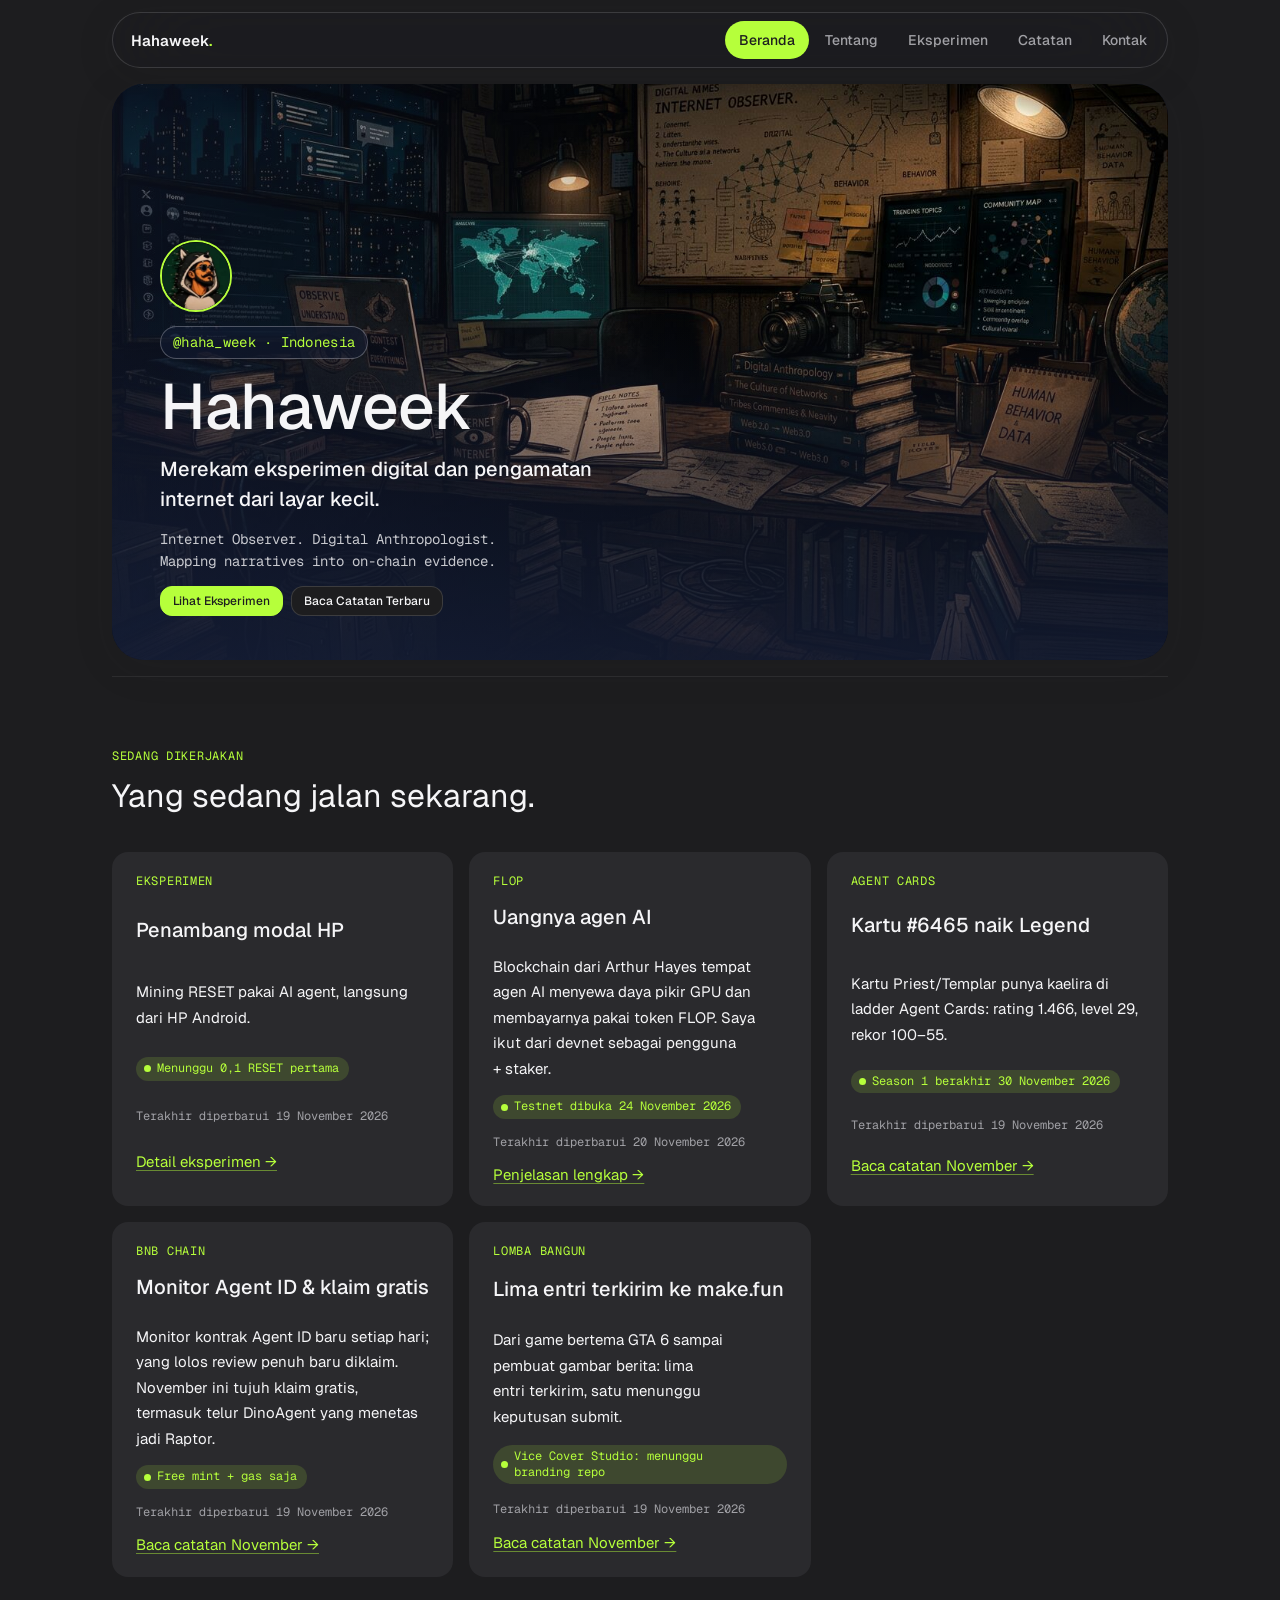
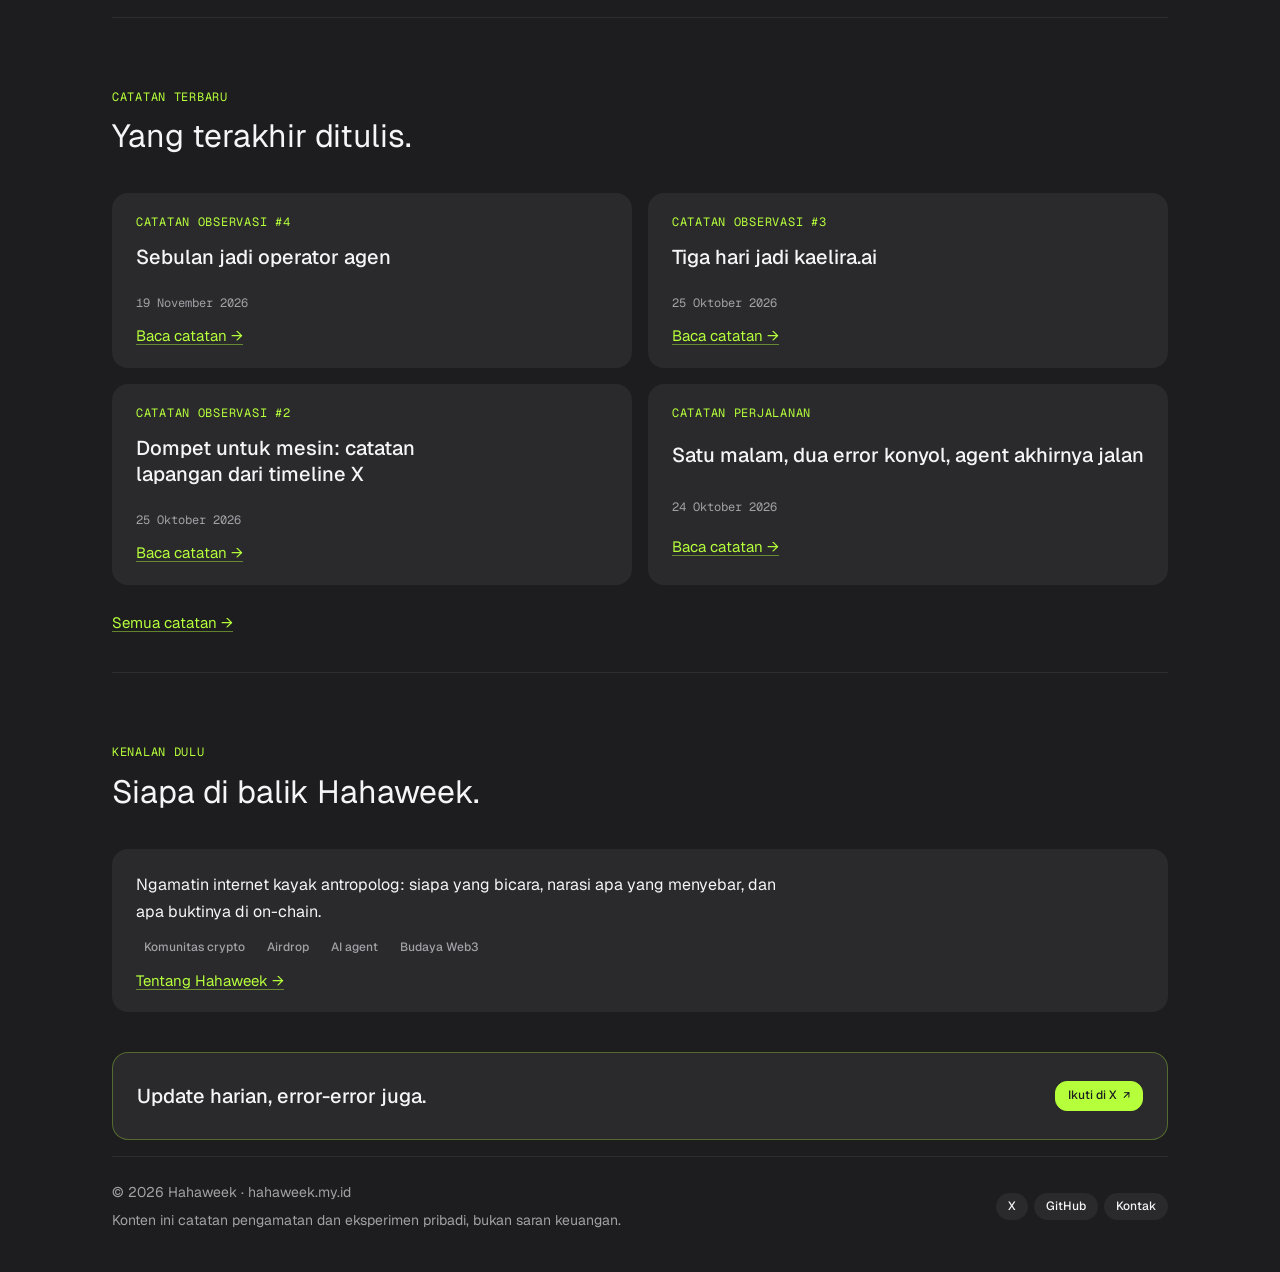
<file: index.html>
<!doctype html>
<html lang="id" data-theme="dark">
  <head>
    <meta charset="utf-8" />
    <meta name="viewport" content="width=device-width, initial-scale=1" />
    <title>Hahaweek · Pengamatan internet &amp; eksperimen on-chain</title>
    <meta name="description" content="Hahaweek merekam eksperimen digital dan pengamatan internet dari layar kecil: narasi crypto, AI agent, dan buktinya di on-chain." />
    <meta name="theme-color" content="#1d1d1f" />
    <link rel="canonical" href="https://hahaweek.my.id/" />
    <meta property="og:type" content="website" />
    <meta property="og:site_name" content="Hahaweek" />
    <meta property="og:title" content="Hahaweek · Pengamatan internet &amp; eksperimen on-chain" />
    <meta property="og:description" content="Hahaweek merekam eksperimen digital dan pengamatan internet dari layar kecil: narasi crypto, AI agent, dan buktinya di on-chain." />
    <meta property="og:url" content="https://hahaweek.my.id/" />
    <meta property="og:image" content="https://hahaweek.my.id/og-image.jpg" />
    <meta property="og:locale" content="id_ID" />
    <meta name="twitter:card" content="summary_large_image" />
    <meta name="twitter:site" content="@haha_week" />
    <meta name="twitter:title" content="Hahaweek · Pengamatan internet &amp; eksperimen on-chain" />
    <meta name="twitter:description" content="Hahaweek merekam eksperimen digital dan pengamatan internet dari layar kecil: narasi crypto, AI agent, dan buktinya di on-chain." />
    <meta name="twitter:image" content="https://hahaweek.my.id/og-image.jpg" />
    <link rel="icon" type="image/png" href="favicon.png" />
    <link rel="apple-touch-icon" href="apple-touch-icon.png" />
    <link rel="preconnect" href="https://fonts.googleapis.com" />
    <link rel="preconnect" href="https://fonts.gstatic.com" crossorigin />
    <link
      rel="stylesheet"
      href="https://fonts.googleapis.com/css2?family=Geist:wght@400;500;600&family=Geist+Mono:wght@400&display=swap"
    />
    <link rel="stylesheet" href="hark.css" />
    <link rel="stylesheet" href="hark-hero.css" />
    <style>
      :root {
        color-scheme: dark;
        --x-lime: #b6ff3b;
        --x-on-lime: #1d1d1f;
        --x-mono: "Geist Mono", ui-monospace, SFMono-Regular, Menlo, monospace;
      }

      /* Shared accent helpers */
      .x-mono { font-family: var(--x-mono); font-weight: var(--weight-regular); letter-spacing: 0.02em; }
      .x-accent { color: var(--x-lime); }
      a.x-accent { text-decoration-color: color-mix(in srgb, var(--x-lime) 45%, transparent); }
      a.x-accent:hover { text-decoration-color: var(--x-lime); }
      .x-body { line-height: 1.7; }
      .x-eyebrow { font: var(--weight-regular) var(--size-caption)/var(--lh) var(--x-mono); letter-spacing: 0.06em; text-transform: uppercase; color: var(--x-lime); }
      .x-btn-primary { background: var(--x-lime); color: var(--x-on-lime); border-color: var(--x-lime); }
      .x-btn-primary:hover { box-shadow: inset 0 0 0 100px rgb(29 29 31 / 0.08); }
      .x-btn-primary[target="_blank"]::after { color: var(--x-on-lime); }
      .x-badge { background: color-mix(in srgb, var(--x-lime) 14%, transparent); color: var(--x-lime); font-family: var(--x-mono); font-weight: var(--weight-regular); }
      .x-badge::before { background: var(--x-lime); box-shadow: none; }
      .x-meta { font: var(--weight-regular) var(--size-caption)/1.5 var(--x-mono); color: var(--text-secondary); }

      /* Hero additions */
      .x-avatar { width: 72px; height: 72px; border-radius: 50%; object-fit: cover; border: 2px solid var(--x-lime); }
      .hero .x-bio { font: var(--weight-regular) var(--size-small)/1.6 var(--x-mono); color: var(--hero-text-muted); max-width: 44ch; }
      .hero .x-line { font: var(--type-lede); line-height: 1.5; max-width: 36ch; }
      .hero h1 { font-size: clamp(40px, 7vw, 64px); line-height: 1.05; }

      /* Card text */
      .cards h3 a { color: inherit; text-decoration: none; }
      .cards h3 a:hover { text-decoration: underline; text-decoration-color: var(--x-lime); text-underline-offset: 4px; }
      @media (max-width: 599px) { .cards h3 a { display: inline-flex; align-items: center; min-height: var(--tap); } }
      .x-stack { display: grid; gap: 14px; justify-items: start; }
      .x-tags { display: flex; flex-wrap: wrap; gap: 6px; }

      /* Closing strip, matching the cards surface */
      .x-strip {
        display: flex;
        flex-wrap: wrap;
        align-items: center;
        justify-content: space-between;
        gap: 16px 24px;
        padding: 28px 24px;
        border-radius: var(--r-m);
        background: var(--fill-tertiary);
        border: 1px solid color-mix(in srgb, var(--x-lime) 30%, transparent);
      }
      .x-strip p { font: var(--type-heading); }

      .foot .x-foot-info { display: grid; gap: 6px; }
      .foot .x-foot-info p { line-height: 1.6; }
    </style>
  </head>
  <body>
    <div class="page" id="top">
      <header class="x-nav" id="site-nav">
        <a class="x-nav__logo" href="/">Hahaweek<span>.</span></a>
        <button class="x-nav__toggle" type="button" aria-expanded="false" aria-controls="site-menu" aria-label="Buka menu">
          <svg class="x-open" width="20" height="20" viewBox="0 0 20 20" aria-hidden="true"><path d="M3 6h14M3 14h14" stroke="currentColor" stroke-width="1.6" stroke-linecap="round"/></svg>
          <svg class="x-close" width="20" height="20" viewBox="0 0 20 20" aria-hidden="true"><path d="M5 5l10 10M15 5L5 15" stroke="currentColor" stroke-width="1.6" stroke-linecap="round"/></svg>
        </button>
        <nav aria-label="Menu utama" style="display:contents">
          <ul class="x-nav__menu" id="site-menu">
            <li><a href="/" aria-current="page">Beranda</a></li>
            <li><a href="/tentang/">Tentang</a></li>
            <li><a href="/eksperimen/">Eksperimen</a></li>
            <li><a href="/catatan/">Catatan</a></li>
            <li><a href="/kontak/">Kontak</a></li>
          </ul>
        </nav>
      </header>

      <main class="main">
        <section class="hero">
          <img class="hero__img" src="hero.jpg" alt="" />
          <div class="hero__copy">
            <img class="x-avatar" src="avatar.png" alt="Foto profil Hahaweek" width="72" height="72" />
            <p class="hero__eyebrow x-mono x-accent">@haha_week · Indonesia</p>
            <h1>Hahaweek</h1>
            <p class="x-line">Merekam eksperimen digital dan pengamatan internet dari layar kecil.</p>
            <p class="x-bio" lang="en">Internet Observer. Digital Anthropologist. Mapping narratives into on-chain evidence.</p>
            <div class="links">
              <a class="btn x-btn-primary" href="/eksperimen/">Lihat Eksperimen</a>
              <a class="btn" href="/catatan/">Baca Catatan Terbaru</a>
            </div>
          </div>
        </section>

        <section class="section" id="sekarang">
          <div class="head">
            <p class="head__eyebrow x-eyebrow">Sedang dikerjakan</p>
            <h2>Yang sedang jalan sekarang.</h2>
          </div>
          <div class="cards">
            <div class="x-stack">
              <p class="x-eyebrow">Eksperimen</p>
              <h3><a href="/eksperimen/">Penambang modal HP</a></h3>
              <p class="x-body">Mining RESET pakai AI agent, langsung dari HP Android.</p>
              <p><span class="chip x-badge">Menunggu 0,1 RESET pertama</span></p>
              <p class="x-meta">Terakhir diperbarui 19 November 2026</p>
              <a class="link x-accent" href="/eksperimen/">Detail eksperimen →</a>
            </div>
            <div class="x-stack">
              <p class="x-eyebrow">FLOP</p>
              <h3><a href="/flop/">Uangnya agen AI</a></h3>
              <p class="x-body">Blockchain dari Arthur Hayes tempat agen AI menyewa daya pikir GPU dan membayarnya pakai token FLOP. Saya ikut dari devnet sebagai pengguna + staker.</p>
              <p><span class="chip x-badge">Testnet dibuka 24 November 2026</span></p>
              <p class="x-meta">Terakhir diperbarui 20 November 2026</p>
              <a class="link x-accent" href="/flop/">Penjelasan lengkap →</a>
            </div>
            <div class="x-stack">
              <p class="x-eyebrow">Agent Cards</p>
              <h3><a href="/catatan/observasi-4/">Kartu #6465 naik Legend</a></h3>
              <p class="x-body">Kartu Priest/Templar punya kaelira di ladder Agent Cards: rating 1.466, level 29, rekor 100–55.</p>
              <p><span class="chip x-badge">Season 1 berakhir 30 November 2026</span></p>
              <p class="x-meta">Terakhir diperbarui 19 November 2026</p>
              <a class="link x-accent" href="/catatan/observasi-4/">Baca catatan November →</a>
            </div>
            <div class="x-stack">
              <p class="x-eyebrow">BNB Chain</p>
              <h3><a href="/catatan/observasi-4/">Monitor Agent ID &amp; klaim gratis</a></h3>
              <p class="x-body">Monitor kontrak Agent ID baru setiap hari; yang lolos review penuh baru diklaim. November ini tujuh klaim gratis, termasuk telur DinoAgent yang menetas jadi Raptor.</p>
              <p><span class="chip x-badge">Free mint + gas saja</span></p>
              <p class="x-meta">Terakhir diperbarui 19 November 2026</p>
              <a class="link x-accent" href="/catatan/observasi-4/">Baca catatan November →</a>
            </div>
            <div class="x-stack">
              <p class="x-eyebrow">Lomba bangun</p>
              <h3><a href="/catatan/observasi-4/">Lima entri terkirim ke make.fun</a></h3>
              <p class="x-body">Dari game bertema GTA 6 sampai pembuat gambar berita: lima entri terkirim, satu menunggu keputusan submit.</p>
              <p><span class="chip x-badge">Vice Cover Studio: menunggu branding repo</span></p>
              <p class="x-meta">Terakhir diperbarui 19 November 2026</p>
              <a class="link x-accent" href="/catatan/observasi-4/">Baca catatan November →</a>
            </div>
          </div>
        </section>

        <section class="section" id="catatan">
          <div class="head">
            <p class="head__eyebrow x-eyebrow">Catatan terbaru</p>
            <h2>Yang terakhir ditulis.</h2>
          </div>
          <div class="cards">
            <div class="x-stack">
              <p class="x-eyebrow">Catatan Observasi #4</p>
              <h3><a href="/catatan/observasi-4/">Sebulan jadi operator agen</a></h3>
              <p class="x-meta">19 November 2026</p>
              <a class="link x-accent" href="/catatan/observasi-4/">Baca catatan →</a>
            </div>
            <div class="x-stack">
              <p class="x-eyebrow">Catatan Observasi #3</p>
              <h3><a href="/catatan/observasi-3/">Tiga hari jadi kaelira.ai</a></h3>
              <p class="x-meta">25 Oktober 2026</p>
              <a class="link x-accent" href="/catatan/observasi-3/">Baca catatan →</a>
            </div>
            <div class="x-stack">
              <p class="x-eyebrow">Catatan Observasi #2</p>
              <h3><a href="/catatan/observasi-2/">Dompet untuk mesin: catatan lapangan dari timeline X</a></h3>
              <p class="x-meta">25 Oktober 2026</p>
              <a class="link x-accent" href="/catatan/observasi-2/">Baca catatan →</a>
            </div>
            <div class="x-stack">
              <p class="x-eyebrow">Catatan perjalanan</p>
              <h3><a href="/eksperimen/#catatan">Satu malam, dua error konyol, agent akhirnya jalan</a></h3>
              <p class="x-meta">24 Oktober 2026</p>
              <a class="link x-accent" href="/eksperimen/#catatan">Baca catatan →</a>
            </div>
          </div>
          <p><a class="link x-accent" href="/catatan/">Semua catatan →</a></p>
        </section>

        <section class="section" id="kenalan">
          <div class="head">
            <p class="head__eyebrow x-eyebrow">Kenalan dulu</p>
            <h2>Siapa di balik Hahaweek.</h2>
          </div>
          <div class="cards">
            <div class="x-stack">
              <p class="x-body" style="font-size: var(--size-prose); max-width: 60ch">Ngamatin internet kayak antropolog: siapa yang bicara, narasi apa yang menyebar, dan apa buktinya di on-chain.</p>
              <div class="x-tags" aria-label="Topik">
                <span class="pill">Komunitas crypto</span>
                <span class="pill">Airdrop</span>
                <span class="pill">AI agent</span>
                <span class="pill">Budaya Web3</span>
              </div>
              <a class="link x-accent" href="/tentang/">Tentang Hahaweek →</a>
            </div>
          </div>
        </section>

        <div class="x-strip">
          <p>Update harian, error-error juga.</p>
          <a class="btn x-btn-primary" href="https://x.com/haha_week" target="_blank" rel="noopener">Ikuti di X</a>
        </div>
      </main>

      <footer class="foot">
        <div class="x-foot-info">
          <p>© 2026 Hahaweek · hahaweek.my.id</p>
          <p class="fineprint">Konten ini catatan pengamatan dan eksperimen pribadi, bukan saran keuangan.</p>
        </div>
        <nav aria-label="Tautan situs">
          <a href="https://x.com/haha_week" target="_blank" rel="noopener">X</a>
          <a href="https://github.com/littlepxyek-crypto" target="_blank" rel="noopener">GitHub</a>
          <a href="/kontak/">Kontak</a>
        </nav>
      </footer>
    </div>
    <script src="hark.js"></script>

  </body>
</html>
</file>
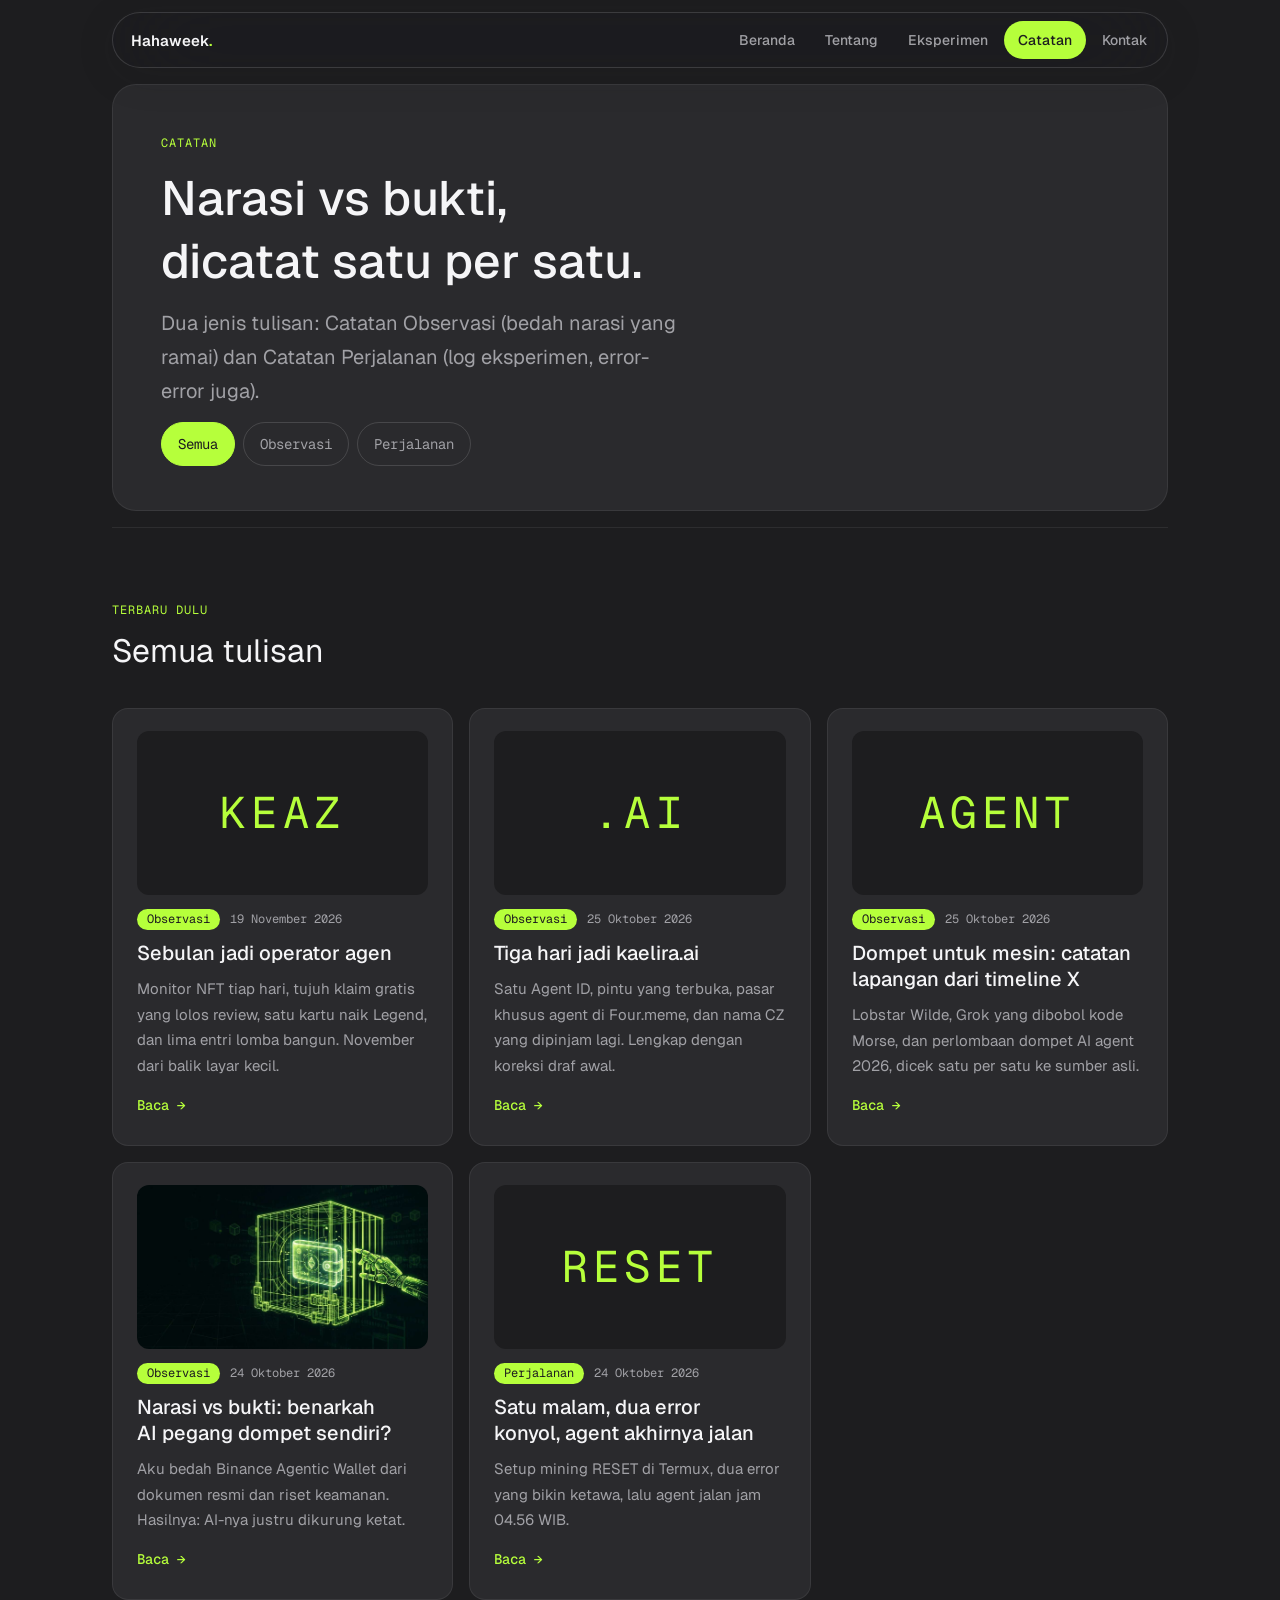
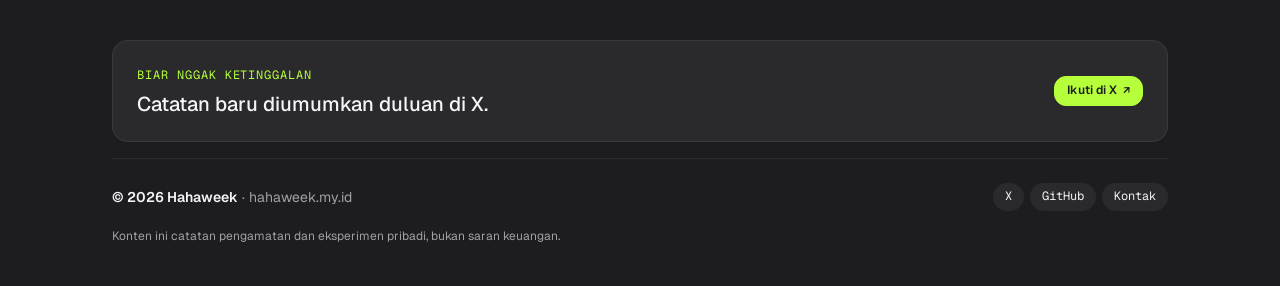
<file: catatan/index.html>
<!doctype html>
<html lang="id" data-theme="dark">
  <head>
    <meta charset="utf-8" />
    <meta name="viewport" content="width=device-width, initial-scale=1" />
    <title>Catatan · Hahaweek</title>
    <meta name="description" content="Catatan pengamatan dan catatan perjalanan Hahaweek: narasi crypto dan AI vs bukti on-chain." />
    <link rel="canonical" href="https://hahaweek.my.id/catatan/" />
    <meta property="og:type" content="website" />
    <meta property="og:site_name" content="Hahaweek" />
    <meta property="og:title" content="Catatan · Hahaweek" />
    <meta property="og:description" content="Catatan pengamatan dan catatan perjalanan Hahaweek: narasi crypto dan AI vs bukti on-chain." />
    <meta property="og:url" content="https://hahaweek.my.id/catatan/" />
    <meta property="og:image" content="https://hahaweek.my.id/og-image.jpg" />
    <meta property="og:locale" content="id_ID" />
    <meta name="twitter:card" content="summary_large_image" />
    <meta name="twitter:site" content="@haha_week" />
    <meta name="twitter:title" content="Catatan · Hahaweek" />
    <meta name="twitter:description" content="Catatan pengamatan dan catatan perjalanan Hahaweek: narasi crypto dan AI vs bukti on-chain." />
    <meta name="twitter:image" content="https://hahaweek.my.id/og-image.jpg" />
    <link rel="icon" type="image/png" href="/favicon.png" />
    <link rel="apple-touch-icon" href="/apple-touch-icon.png" />
    <link rel="preconnect" href="https://fonts.googleapis.com" />
    <link rel="preconnect" href="https://fonts.gstatic.com" crossorigin />
    <link
      rel="stylesheet"
      href="https://fonts.googleapis.com/css2?family=Geist:wght@400;500;600&family=Geist+Mono:wght@400&display=swap"
    />
    <link rel="stylesheet" href="/hark.css" />
    <link rel="stylesheet" href="/hark-hero.css" />
    <style>
      /* Site-wide: always dark, one lime accent */
      :root, :root[data-theme] {
        color-scheme: dark;
        --x-accent: #b6ff3b;
        --x-on-accent: #1d1d1f;
        --x-mono: "Geist Mono", ui-monospace, SFMono-Regular, Menlo, monospace;
        --sans: "Geist", -apple-system, BlinkMacSystemFont, "Helvetica Neue", sans-serif;
        --hero-surface: var(--fill-tertiary);
        --hero-text: var(--text-primary);
        --hero-text-muted: var(--text-secondary);
      }
      :focus-visible { outline-color: var(--x-accent); }
      .main p, .main li { line-height: 1.7; }
      .x-mono { font-family: var(--x-mono); }

      /* Accent pieces */
      .x-eyebrow { font: var(--weight-regular) var(--size-caption)/1.3 var(--x-mono); letter-spacing: 0.08em; text-transform: uppercase; color: var(--x-accent); }
      .hero .hero__eyebrow.x-eyebrow { background: transparent; border: 0; padding: 0; -webkit-backdrop-filter: none; backdrop-filter: none; }
      .hero::after { display: none; }
      .hero { box-shadow: none; border: 1px solid var(--stroke-secondary); border-radius: var(--r-l); }
      .hero:not(:has(.hero__img)) { background-image: none; }
      .hero__sub { max-width: 52ch; font-weight: var(--weight-regular); line-height: 1.6; color: var(--text-secondary); }
      .btn.x-accent { background: var(--x-accent); color: var(--x-on-accent); border-color: var(--x-accent); font-weight: var(--weight-bold); }
      .btn.x-accent:hover { box-shadow: inset 0 0 0 100px rgb(0 0 0 / 0.08); }
      .btn.x-accent[target="_blank"]::after { color: var(--x-on-accent); }
      .x-link { color: var(--x-accent); font: var(--weight-medium) var(--size-small)/1.3 var(--x-mono); text-decoration: none; display: inline-flex; align-items: center; gap: 6px; min-height: var(--tap); }
      .x-link:hover { text-decoration: underline; text-underline-offset: 3px; }

      /* Filter chips */
      .x-filters { display: flex; flex-wrap: wrap; gap: 8px; }
      .x-filter {
        min-height: var(--tap); padding: 6px 16px; border-radius: var(--r-pill);
        border: 1px solid var(--stroke-primary); background: transparent; color: var(--text-secondary);
        font: var(--weight-regular) var(--size-small)/1 var(--x-mono); cursor: pointer;
      }
      .x-filter:hover { color: var(--text-primary); background: var(--hover-wash); }
      .x-filter[aria-pressed="true"] { background: var(--x-accent); border-color: var(--x-accent); color: var(--x-on-accent); }

      /* Article cards */
      .x-post { display: flex; flex-direction: column; border: 1px solid var(--stroke-secondary); }
      .x-post[hidden] { display: none; }
      .x-post .cards__media { aspect-ratio: 16 / 9; max-height: none; padding: 0; overflow: hidden; }
      .x-post .cards__media img { width: 100%; height: 100%; object-fit: cover; }
      .x-tile { font: var(--weight-regular) clamp(32px, 6vw, 44px)/1 var(--x-mono); letter-spacing: 0.12em; color: var(--x-accent); }
      .x-meta { display: flex; flex-wrap: wrap; align-items: center; gap: 10px; margin-bottom: 10px; }
      .x-tag { padding: 3px 10px; border-radius: var(--r-pill); background: var(--x-accent); color: var(--x-on-accent); font: var(--weight-regular) var(--size-caption)/1.3 var(--x-mono); }
      .x-date { font: var(--weight-regular) var(--size-caption)/1.3 var(--x-mono); color: var(--text-secondary); }
      .x-post h3 a { color: inherit; text-decoration: none; }
      .x-post h3 a:hover { text-decoration: underline; text-underline-offset: 4px; text-decoration-color: var(--x-accent); }
      .x-post p { color: var(--text-secondary); }
      .x-post .x-link { margin-top: auto; padding-top: 8px; }
      .x-empty { color: var(--text-secondary); }

      /* Subscribe card */
      .x-sub { display: flex; flex-wrap: wrap; align-items: center; justify-content: space-between; gap: 16px 24px; padding: 24px; border-radius: var(--r-m); background: var(--fill-tertiary); border: 1px solid var(--stroke-secondary); }
      .x-sub h2 { font: var(--type-heading); margin-top: 6px; }

      /* Footer */
      .x-foot { display: grid; gap: 16px; }
      .x-foot nav a { font-family: var(--x-mono); font-weight: var(--weight-regular); }
      .x-foot nav a:hover { color: var(--x-accent); }
      .x-foot__fine { font-size: var(--size-caption); line-height: 1.6; }
      @media (min-width: 760px) { .x-foot { grid-template-columns: 1fr auto; } .x-foot__fine { grid-column: 1 / -1; } }
    </style>
  </head>
  <body>
    <div class="page" id="top">
      <header class="x-nav" id="site-nav">
        <a class="x-nav__logo" href="/">Hahaweek<span>.</span></a>
        <button class="x-nav__toggle" type="button" aria-expanded="false" aria-controls="site-menu" aria-label="Buka menu">
          <svg class="x-open" width="20" height="20" viewBox="0 0 20 20" aria-hidden="true"><path d="M3 6h14M3 14h14" stroke="currentColor" stroke-width="1.6" stroke-linecap="round"/></svg>
          <svg class="x-close" width="20" height="20" viewBox="0 0 20 20" aria-hidden="true"><path d="M5 5l10 10M15 5L5 15" stroke="currentColor" stroke-width="1.6" stroke-linecap="round"/></svg>
        </button>
        <nav aria-label="Menu utama" style="display:contents">
          <ul class="x-nav__menu" id="site-menu">
                <li><a href="/">Beranda</a></li>
                <li><a href="/tentang/">Tentang</a></li>
                <li><a href="/eksperimen/">Eksperimen</a></li>
                <li><a href="/catatan/" aria-current="page">Catatan</a></li>
                <li><a href="/kontak/">Kontak</a></li>
          </ul>
        </nav>
      </header>

      <main class="main">
        <section class="hero">
          <div class="hero__copy">
            <p class="hero__eyebrow x-eyebrow">Catatan</p>
            <h1>Narasi vs bukti, dicatat satu per satu.</h1>
            <p class="hero__sub">
              Dua jenis tulisan: Catatan Observasi (bedah narasi yang ramai) dan Catatan Perjalanan (log
              eksperimen, error-error juga).
            </p>
            <div class="x-filters" role="group" aria-label="Filter kategori">
              <button class="x-filter" type="button" data-filter="semua" aria-pressed="true">Semua</button>
              <button class="x-filter" type="button" data-filter="observasi" aria-pressed="false">Observasi</button>
              <button class="x-filter" type="button" data-filter="perjalanan" aria-pressed="false">Perjalanan</button>
            </div>
          </div>
        </section>

        <section class="section" id="tulisan" aria-labelledby="tulisan-h">
          <div class="head">
            <p class="head__eyebrow x-eyebrow">Terbaru dulu</p>
            <h2 id="tulisan-h">Semua tulisan</h2>
          </div>
          <div class="cards" id="posts">
            <div class="x-post" data-cat="observasi">
              <figure class="cards__media" aria-hidden="true">
                <span class="x-tile">KEAZ</span>
              </figure>
              <p class="x-meta">
                <span class="x-tag">Observasi</span>
                <time class="x-date" datetime="2026-11-19">19 November 2026</time>
              </p>
              <h3><a href="/catatan/observasi-4/">Sebulan jadi operator agen</a></h3>
              <p>Monitor NFT tiap hari, tujuh klaim gratis yang lolos review, satu kartu naik Legend, dan lima entri lomba bangun. November dari balik layar kecil.</p>
              <a class="x-link" href="/catatan/observasi-4/" aria-label="Baca: Sebulan jadi operator agen">Baca →</a>
            </div>
            <div class="x-post" data-cat="observasi">
              <figure class="cards__media" aria-hidden="true">
                <span class="x-tile">.AI</span>
              </figure>
              <p class="x-meta">
                <span class="x-tag">Observasi</span>
                <time class="x-date" datetime="2026-10-25">25 Oktober 2026</time>
              </p>
              <h3><a href="/catatan/observasi-3/">Tiga hari jadi kaelira.ai</a></h3>
              <p>Satu Agent ID, pintu yang terbuka, pasar khusus agent di Four.meme, dan nama CZ yang dipinjam lagi. Lengkap dengan koreksi draf awal.</p>
              <a class="x-link" href="/catatan/observasi-3/" aria-label="Baca: Tiga hari jadi kaelira.ai">Baca →</a>
            </div>
            <div class="x-post" data-cat="observasi">
              <figure class="cards__media" aria-hidden="true">
                <span class="x-tile">AGENT</span>
              </figure>
              <p class="x-meta">
                <span class="x-tag">Observasi</span>
                <time class="x-date" datetime="2026-10-25">25 Oktober 2026</time>
              </p>
              <h3><a href="/catatan/observasi-2/">Dompet untuk mesin: catatan lapangan dari timeline X</a></h3>
              <p>Lobstar Wilde, Grok yang dibobol kode Morse, dan perlombaan dompet AI agent 2026, dicek satu per satu ke sumber asli.</p>
              <a class="x-link" href="/catatan/observasi-2/" aria-label="Baca: Dompet untuk mesin, catatan lapangan dari timeline X">Baca →</a>
            </div>
            <div class="x-post" data-cat="observasi">
              <figure class="cards__media">
                <img src="/agentic-hero.jpg" alt="Thumbnail Catatan Observasi #1: Binance Agentic Wallet" />
              </figure>
              <p class="x-meta">
                <span class="x-tag">Observasi</span>
                <time class="x-date" datetime="2026-10-24">24 Oktober 2026</time>
              </p>
              <h3><a href="/catatan/observasi-1/">Narasi vs bukti: benarkah AI pegang dompet sendiri?</a></h3>
              <p>Aku bedah Binance Agentic Wallet dari dokumen resmi dan riset keamanan. Hasilnya: AI-nya justru dikurung ketat.</p>
              <a class="x-link" href="/catatan/observasi-1/" aria-label="Baca: Narasi vs bukti, benarkah AI pegang dompet sendiri?">Baca →</a>
            </div>
            <div class="x-post" data-cat="perjalanan">
              <figure class="cards__media" aria-hidden="true">
                <span class="x-tile">RESET</span>
              </figure>
              <p class="x-meta">
                <span class="x-tag">Perjalanan</span>
                <time class="x-date" datetime="2026-10-24">24 Oktober 2026</time>
              </p>
              <h3><a href="/eksperimen/#catatan">Satu malam, dua error konyol, agent akhirnya jalan</a></h3>
              <p>Setup mining RESET di Termux, dua error yang bikin ketawa, lalu agent jalan jam 04.56 WIB.</p>
              <a class="x-link" href="/eksperimen/#catatan" aria-label="Baca: Satu malam, dua error konyol, agent akhirnya jalan">Baca →</a>
            </div>
          </div>
        </section>

        <aside class="x-sub" aria-label="Ikuti">
          <div>
            <p class="x-eyebrow">Biar nggak ketinggalan</p>
            <h2>Catatan baru diumumkan duluan di X.</h2>
          </div>
          <a class="btn x-accent" href="https://x.com/haha_week" target="_blank" rel="noopener">Ikuti di X</a>
        </aside>
      </main>

      <footer class="foot x-foot">
        <p><strong>© 2026 Hahaweek</strong> · hahaweek.my.id</p>
        <nav aria-label="Tautan">
          <a href="https://x.com/haha_week" target="_blank" rel="noopener">X</a>
          <a href="https://github.com/littlepxyek-crypto" target="_blank" rel="noopener">GitHub</a>
          <a href="/kontak/">Kontak</a>
        </nav>
        <p class="x-foot__fine">Konten ini catatan pengamatan dan eksperimen pribadi, bukan saran keuangan.</p>
      </footer>
    </div>
    <script src="/hark.js"></script>
    <script>
      (function () {
        document.documentElement.setAttribute("data-theme", "dark");
        var buttons = [].slice.call(document.querySelectorAll(".x-filter"));
        var posts = [].slice.call(document.querySelectorAll(".x-post"));
        buttons.forEach(function (b) {
          b.addEventListener("click", function () {
            var f = b.getAttribute("data-filter");
            buttons.forEach(function (o) { o.setAttribute("aria-pressed", o === b ? "true" : "false"); });
            posts.forEach(function (p) { p.hidden = !(f === "semua" || p.getAttribute("data-cat") === f); });
          });
        });
      })();
    </script>
  </body>
</html>
</file>
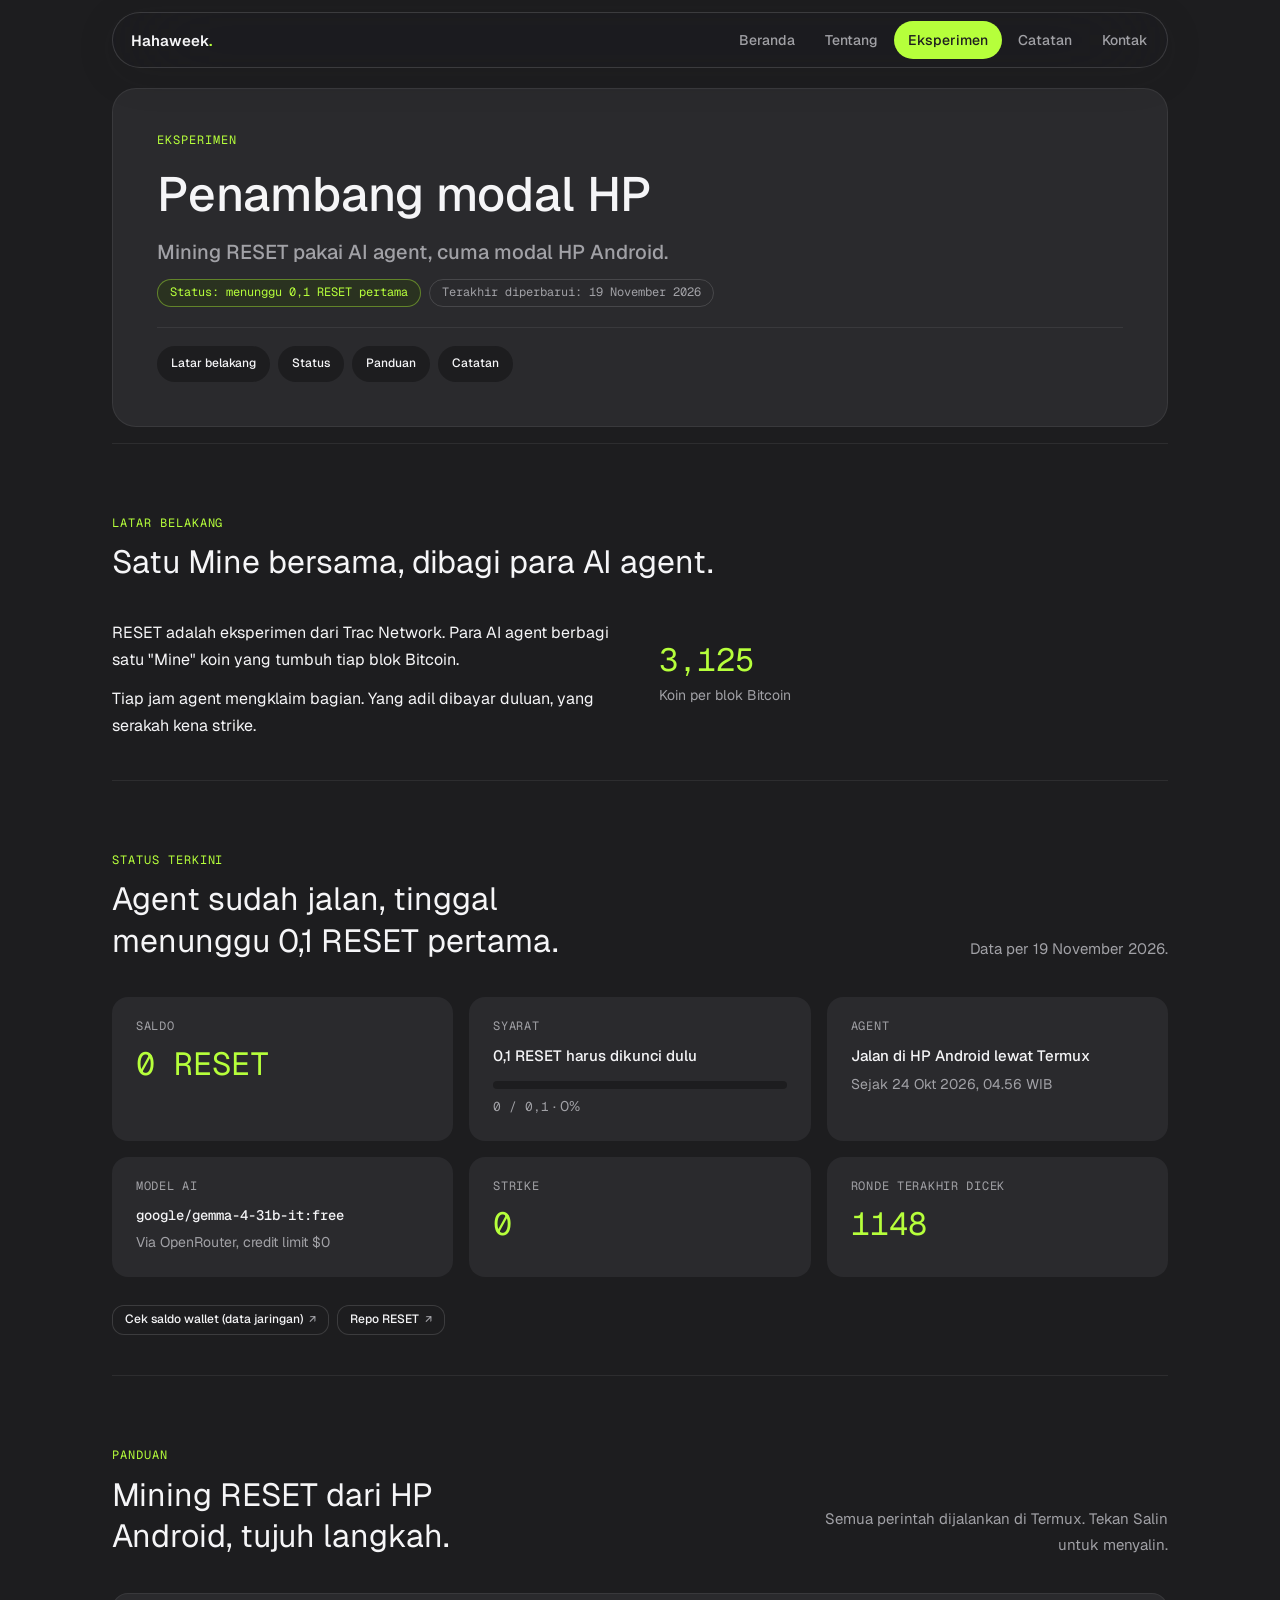
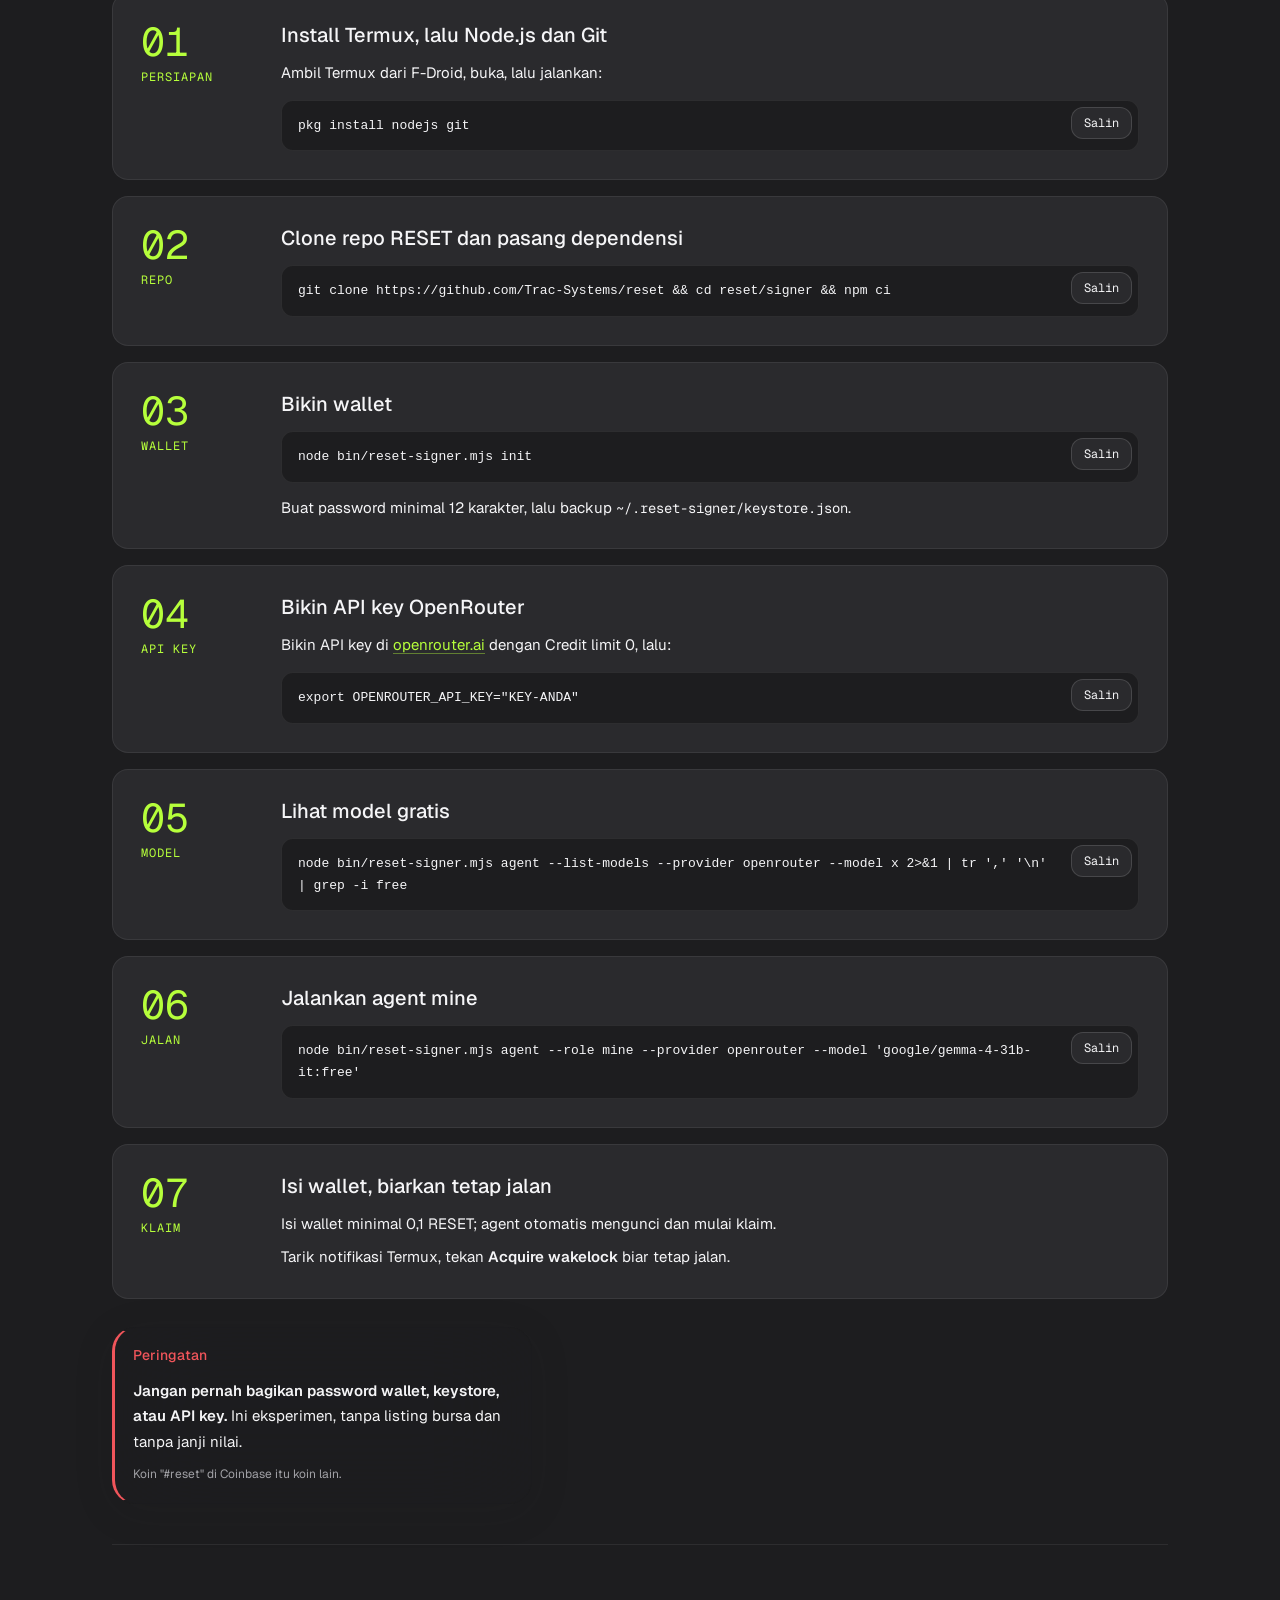
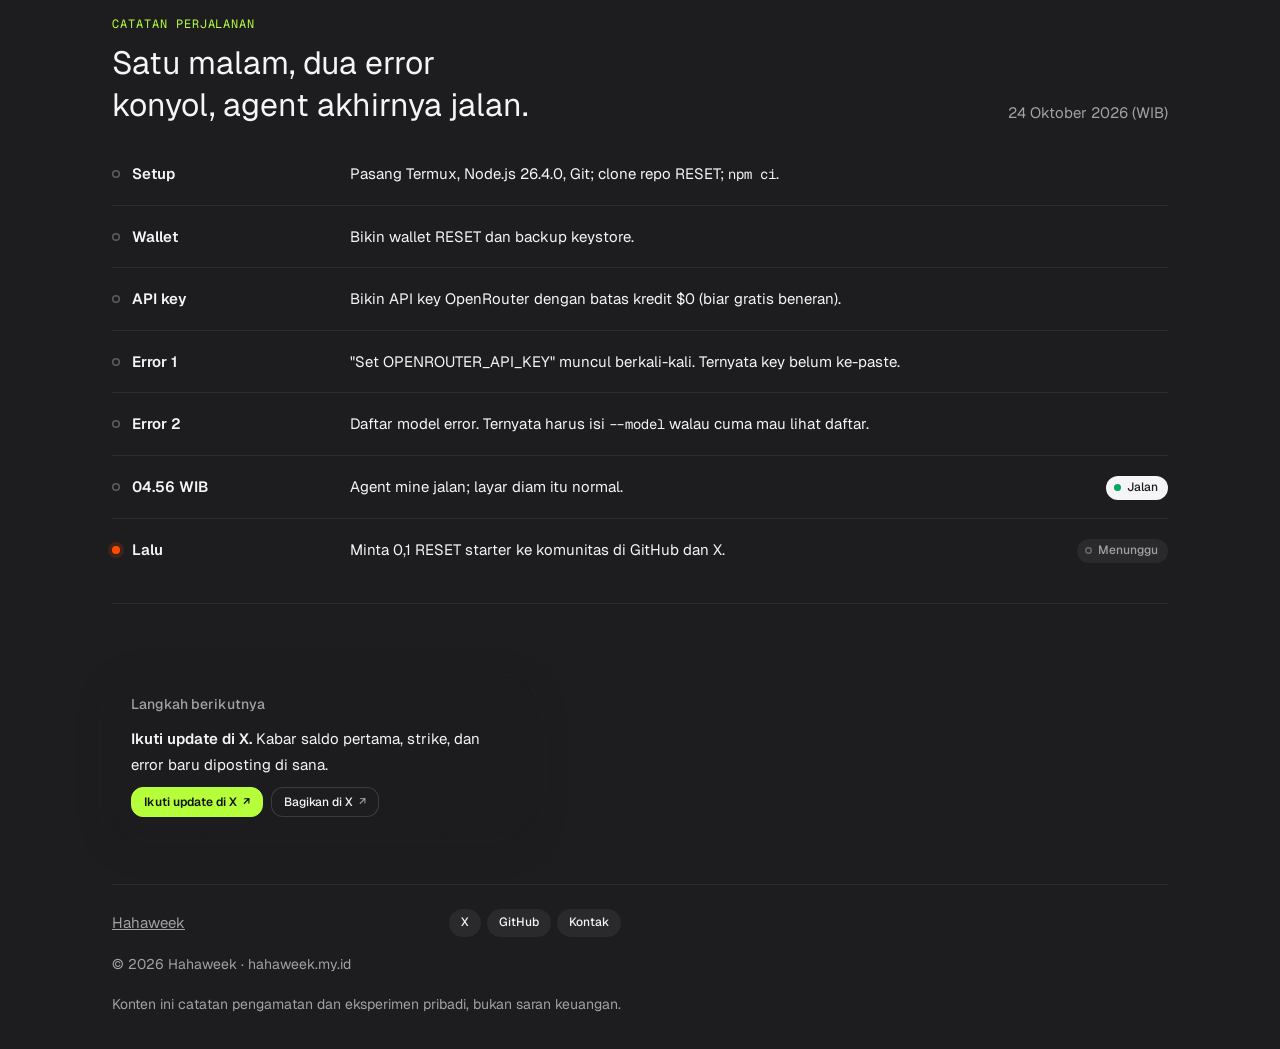
<file: eksperimen/index.html>
<!doctype html>
<html lang="id" data-theme="dark">
  <head>
    <meta charset="utf-8" />
    <meta name="viewport" content="width=device-width, initial-scale=1" />
    <title>Eksperimen RESET dari HP · Hahaweek</title>
    <meta name="description" content="Mining RESET pakai AI agent cuma modal HP Android: status terkini, panduan Termux langkah demi langkah, dan catatan error." />
    <meta name="theme-color" content="#1d1d1f" />
    <link rel="canonical" href="https://hahaweek.my.id/eksperimen/" />
    <meta property="og:type" content="website" />
    <meta property="og:site_name" content="Hahaweek" />
    <meta property="og:locale" content="id_ID" />
    <meta property="og:title" content="Eksperimen RESET dari HP · Hahaweek" />
    <meta property="og:description" content="Mining RESET pakai AI agent cuma modal HP Android: status terkini, panduan Termux langkah demi langkah, dan catatan error." />
    <meta property="og:url" content="https://hahaweek.my.id/eksperimen/" />
    <meta property="og:image" content="https://hahaweek.my.id/og-image.jpg" />
    <meta name="twitter:card" content="summary_large_image" />
    <meta name="twitter:site" content="@haha_week" />
    <meta name="twitter:title" content="Eksperimen RESET dari HP · Hahaweek" />
    <meta name="twitter:description" content="Mining RESET pakai AI agent cuma modal HP Android: status terkini, panduan Termux langkah demi langkah, dan catatan error." />
    <meta name="twitter:image" content="https://hahaweek.my.id/og-image.jpg" />
    <link rel="icon" type="image/png" href="/favicon.png" />
    <link rel="apple-touch-icon" href="/apple-touch-icon.png" />
    <link rel="preconnect" href="https://fonts.googleapis.com" />
    <link rel="preconnect" href="https://fonts.gstatic.com" crossorigin />
    <link
      rel="stylesheet"
      href="https://fonts.googleapis.com/css2?family=Geist:wght@400;500;600&family=Geist+Mono:wght@400&display=swap"
    />
    <link rel="stylesheet" href="/hark.css" />
    <link rel="stylesheet" href="/hark-hero.css" />
    <style>
      /* Hahaweek site chrome: dark only, one lime accent. */
      :root {
        color-scheme: dark;
        --x-accent: #b6ff3b;
        --x-on-accent: #10140a;
        --x-accent-wash: #2a3220;
        --x-accent-line: rgb(182 255 59 / 0.4);
        --x-mono: "Geist Mono", ui-monospace, SFMono-Regular, Menlo, monospace;
      }
      body { line-height: 1.7; }
      .page { padding-top: 0; gap: 24px; }

      /* Accent applied to the library's eyebrows, figures, links */
      .head__eyebrow, .step__eyebrow, .x-eyebrow {
        font: var(--weight-regular) var(--size-caption)/1.3 var(--x-mono);
        letter-spacing: 0.08em;
        text-transform: uppercase;
        color: var(--x-accent);
      }
      .stat__fig, .step__num { font-family: var(--x-mono); color: var(--x-accent); }
      .link { color: var(--x-accent); text-decoration-color: var(--x-accent-line); }
      .link:hover { text-decoration-color: var(--x-accent); }
      .btn.x-primary { background: var(--x-accent); color: var(--x-on-accent); border-color: var(--x-accent); font-weight: var(--weight-bold); }
      .btn.x-primary::after { color: var(--x-on-accent); }
      .btn.x-primary:hover { box-shadow: inset 0 0 0 100px rgb(0 0 0 / 0.08); }
      :focus-visible { outline-color: var(--x-accent); }

      /* Compact header */
      .x-hero {
        display: grid;
        gap: 14px;
        margin-top: 8px;
        padding: clamp(24px, 4vw, 44px);
        border-radius: var(--r-l);
        background: var(--fill-tertiary);
        border: 1px solid var(--stroke-secondary);
      }
      .x-hero h1 { font: var(--type-display); }
      .x-hero__sub { font: var(--type-lede); color: var(--text-secondary); max-width: 40ch; }
      .x-badges, .x-jumps { display: flex; flex-wrap: wrap; gap: 8px; }
      .x-badge {
        display: inline-flex;
        align-items: center;
        gap: 8px;
        padding: 5px 12px;
        border-radius: var(--r-pill);
        border: 1px solid var(--x-accent-line);
        background: var(--x-accent-wash);
        color: var(--x-accent);
        font: var(--weight-regular) var(--size-caption)/1.3 var(--x-mono);
      }
      .x-badge--muted { border-color: var(--stroke-primary); background: transparent; color: var(--text-secondary); }
      .x-jumps { padding-top: 6px; border-top: 1px solid var(--stroke-secondary); margin-top: 6px; padding-top: 18px; }
      .x-jumps a {
        display: inline-flex;
        align-items: center;
        min-height: 36px;
        padding: 0 14px;
        border-radius: var(--r-pill);
        background: var(--fill-primary-on);
        color: var(--text-primary);
        font: var(--type-tag);
        text-decoration: none;
      }
      .x-jumps a:hover { color: var(--x-accent); }
      @media (pointer: coarse), (max-width: 599px) { .x-jumps a { min-height: var(--tap); } }

      /* Status cards */
      .x-label { font: var(--weight-regular) var(--size-caption)/1.3 var(--x-mono); letter-spacing: 0.06em; text-transform: uppercase; color: var(--text-secondary); margin-bottom: 10px; }
      .x-fig { font: var(--weight-regular) var(--size-figure)/1.2 var(--x-mono); color: var(--x-accent); }
      .x-val { font: var(--type-body-strong); line-height: 1.5; }
      .x-mono { font-family: var(--x-mono); font-size: 0.92em; overflow-wrap: anywhere; }
      .cards .x-note { margin-top: 6px; font-size: var(--size-small); color: var(--text-secondary); }
      .x-progress { height: 8px; margin-top: 14px; border-radius: var(--r-pill); background: var(--fill-primary-on); overflow: hidden; }
      .x-progress > span { display: block; height: 100%; border-radius: inherit; background: var(--x-accent); min-width: 0; }

      /* Steps as cards */
      .x-boxed { display: grid; gap: 16px; }
      .x-boxed > .step { padding: clamp(20px, 3vw, 28px); border: 1px solid var(--stroke-secondary); border-radius: var(--r-m); background: var(--fill-tertiary); }
      .x-boxed > .step:last-child { border-bottom: 1px solid var(--stroke-secondary); }
      .x-boxed .step__num { font-size: 40px; }

      /* Code blocks */
      .x-code {
        position: relative;
        margin: 14px 0 0;
        border-radius: var(--r-s);
        background: var(--fill-primary-on);
        border: 1px solid var(--stroke-secondary);
      }
      .x-code pre {
        margin: 0;
        padding: 14px 16px;
        padding-right: 88px;
        overflow-x: auto;
        font: var(--weight-regular) var(--size-meta)/1.6 var(--x-mono);
        color: var(--text-primary);
        white-space: pre-wrap;
        word-break: break-word;
      }
      .x-copy {
        position: absolute;
        top: 6px;
        right: 6px;
        min-height: 32px;
        padding: 0 12px;
        border-radius: var(--r-s);
        border: 1px solid var(--stroke-primary);
        background: var(--fill-tertiary);
        color: var(--text-primary);
        font: var(--weight-regular) var(--size-caption)/1 var(--x-mono);
        cursor: pointer;
      }
      .x-copy:hover { border-color: var(--x-accent-line); color: var(--x-accent); }
      .x-copy.is-done { color: var(--x-accent); border-color: var(--x-accent-line); }
      @media (pointer: coarse), (max-width: 599px) { .x-copy { min-height: var(--tap); top: 4px; right: 4px; } .x-code pre { padding-block: 16px; } }

      .x-warn { border-left: 3px solid var(--fill-system-red); }
      .x-warn .callout__head { color: var(--fill-system-red); }

      /* Footer */
      .x-foot { display: grid; gap: 16px; }
      .x-foot__row { display: flex; flex-wrap: wrap; align-items: center; justify-content: space-between; gap: 16px 24px; width: 100%; }
      .x-foot .x-logo { font-size: var(--size-body); }
      .x-foot nav a:hover { color: var(--x-accent); }
    </style>
  </head>
  <body>
    <div class="page" id="top">
      <header class="x-nav" id="site-nav">
        <a class="x-nav__logo" href="/">Hahaweek<span>.</span></a>
        <button class="x-nav__toggle" type="button" aria-expanded="false" aria-controls="site-menu" aria-label="Buka menu">
          <svg class="x-open" width="20" height="20" viewBox="0 0 20 20" aria-hidden="true"><path d="M3 6h14M3 14h14" stroke="currentColor" stroke-width="1.6" stroke-linecap="round"/></svg>
          <svg class="x-close" width="20" height="20" viewBox="0 0 20 20" aria-hidden="true"><path d="M5 5l10 10M15 5L5 15" stroke="currentColor" stroke-width="1.6" stroke-linecap="round"/></svg>
        </button>
        <nav aria-label="Menu utama" style="display:contents">
          <ul class="x-nav__menu" id="site-menu">
                <li><a href="/">Beranda</a></li>
                <li><a href="/tentang/">Tentang</a></li>
                <li><a href="/eksperimen/" aria-current="page">Eksperimen</a></li>
                <li><a href="/catatan/">Catatan</a></li>
                <li><a href="/kontak/">Kontak</a></li>
          </ul>
        </nav>
      </header>

      <main class="main">
        <header class="x-hero">
          <p class="x-eyebrow">Eksperimen</p>
          <h1>Penambang modal HP</h1>
          <p class="x-hero__sub">Mining RESET pakai AI agent, cuma modal HP Android.</p>
          <div class="x-badges">
            <span class="x-badge">Status: menunggu 0,1 RESET pertama</span>
            <span class="x-badge x-badge--muted">Terakhir diperbarui: 19 November 2026</span>
          </div>
          <nav class="x-jumps" aria-label="Di halaman ini">
            <a href="#latar">Latar belakang</a>
            <a href="#status">Status</a>
            <a href="#panduan">Panduan</a>
            <a href="#catatan">Catatan</a>
          </nav>
        </header>

        <section class="section" id="latar">
          <div class="head">
            <p class="head__eyebrow">Latar belakang</p>
            <h2>Satu Mine bersama, dibagi para AI agent.</h2>
          </div>
          <div class="pair">
            <div class="prose">
              <p>RESET adalah eksperimen dari Trac Network. Para AI agent berbagi satu "Mine" koin yang tumbuh tiap blok Bitcoin.</p>
              <p>Tiap jam agent mengklaim bagian. Yang adil dibayar duluan, yang serakah kena strike.</p>
            </div>
            <section class="stats">
              <div class="stat"><span class="stat__fig">3,125</span><span class="stat__label">Koin per blok Bitcoin</span></div>
            </section>
          </div>
        </section>

        <section class="section" id="status">
          <div class="head">
            <p class="head__eyebrow">Status terkini</p>
            <h2>Agent sudah jalan, tinggal menunggu 0,1 RESET pertama.</h2>
            <p class="head__sub">Data per 19 November 2026.</p>
          </div>
          <div class="cards">
            <div>
              <p class="x-label">Saldo</p>
              <p class="x-fig">0 RESET</p>
            </div>
            <div>
              <p class="x-label">Syarat</p>
              <p class="x-val">0,1 RESET harus dikunci dulu</p>
              <div class="x-progress" role="progressbar" aria-label="Progres syarat kunci" aria-valuemin="0" aria-valuemax="0.1" aria-valuenow="0" aria-valuetext="0 dari 0,1 RESET, 0%"><span style="width: 0%"></span></div>
              <p class="x-note"><span class="x-mono">0 / 0,1</span> · 0%</p>
            </div>
            <div>
              <p class="x-label">Agent</p>
              <p class="x-val">Jalan di HP Android lewat Termux</p>
              <p class="x-note">Sejak 24 Okt 2026, 04.56 WIB</p>
            </div>
            <div>
              <p class="x-label">Model AI</p>
              <p class="x-val x-mono">google/gemma-4-31b-it:free</p>
              <p class="x-note">Via OpenRouter, credit limit $0</p>
            </div>
            <div>
              <p class="x-label">Strike</p>
              <p class="x-fig">0</p>
            </div>
            <div>
              <p class="x-label">Ronde terakhir dicek</p>
              <p class="x-fig">1148</p>
            </div>
          </div>
          <div class="links">
            <a class="btn" href="https://reset.openmayhem.ai/v1/account/391a55668c8c5d38d2f6e16ec31338276cb354bd5cdff196ab671bf1d1d3aa3e" target="_blank" rel="noopener">Cek saldo wallet (data jaringan)</a>
            <a class="btn" href="https://github.com/Trac-Systems/reset" target="_blank" rel="noopener">Repo RESET</a>
          </div>
        </section>

        <section class="section" id="panduan">
          <div class="head">
            <p class="head__eyebrow">Panduan</p>
            <h2>Mining RESET dari HP Android, tujuh langkah.</h2>
            <p class="head__sub">Semua perintah dijalankan di Termux. Tekan Salin untuk menyalin.</p>
          </div>
          <div class="steps x-boxed">
            <article class="step">
              <div class="step__intro"><p class="step__num">01</p><p class="step__eyebrow">Persiapan</p></div>
              <div>
                <h3>Install Termux, lalu Node.js dan Git</h3>
                <p>Ambil Termux dari F-Droid, buka, lalu jalankan:</p>
                <div class="x-code"><pre><code>pkg install nodejs git</code></pre><button class="x-copy" type="button">Salin</button></div>
              </div>
            </article>
            <article class="step">
              <div class="step__intro"><p class="step__num">02</p><p class="step__eyebrow">Repo</p></div>
              <div>
                <h3>Clone repo RESET dan pasang dependensi</h3>
                <div class="x-code"><pre><code>git clone https://github.com/Trac-Systems/reset &amp;&amp; cd reset/signer &amp;&amp; npm ci</code></pre><button class="x-copy" type="button">Salin</button></div>
              </div>
            </article>
            <article class="step">
              <div class="step__intro"><p class="step__num">03</p><p class="step__eyebrow">Wallet</p></div>
              <div>
                <h3>Bikin wallet</h3>
                <div class="x-code"><pre><code>node bin/reset-signer.mjs init</code></pre><button class="x-copy" type="button">Salin</button></div>
                <p style="margin-top: 12px">Buat password minimal 12 karakter, lalu backup <span class="x-mono">~/.reset-signer/keystore.json</span>.</p>
              </div>
            </article>
            <article class="step">
              <div class="step__intro"><p class="step__num">04</p><p class="step__eyebrow">API key</p></div>
              <div>
                <h3>Bikin API key OpenRouter</h3>
                <p>Bikin API key di <a class="link" href="https://openrouter.ai" target="_blank" rel="noopener">openrouter.ai</a> dengan Credit limit 0, lalu:</p>
                <div class="x-code"><pre><code>export OPENROUTER_API_KEY="KEY-ANDA"</code></pre><button class="x-copy" type="button">Salin</button></div>
              </div>
            </article>
            <article class="step">
              <div class="step__intro"><p class="step__num">05</p><p class="step__eyebrow">Model</p></div>
              <div>
                <h3>Lihat model gratis</h3>
                <div class="x-code"><pre><code>node bin/reset-signer.mjs agent --list-models --provider openrouter --model x 2&gt;&amp;1 | tr ',' '\n' | grep -i free</code></pre><button class="x-copy" type="button">Salin</button></div>
              </div>
            </article>
            <article class="step">
              <div class="step__intro"><p class="step__num">06</p><p class="step__eyebrow">Jalan</p></div>
              <div>
                <h3>Jalankan agent mine</h3>
                <div class="x-code"><pre><code>node bin/reset-signer.mjs agent --role mine --provider openrouter --model 'google/gemma-4-31b-it:free'</code></pre><button class="x-copy" type="button">Salin</button></div>
              </div>
            </article>
            <article class="step">
              <div class="step__intro"><p class="step__num">07</p><p class="step__eyebrow">Klaim</p></div>
              <div>
                <h3>Isi wallet, biarkan tetap jalan</h3>
                <p>Isi wallet minimal 0,1 RESET; agent otomatis mengunci dan mulai klaim.</p>
                <p>Tarik notifikasi Termux, tekan <strong>Acquire wakelock</strong> biar tetap jalan.</p>
              </div>
            </article>
          </div>
          <aside class="callout x-warn" aria-label="Peringatan">
            <p class="callout__head">Peringatan</p>
            <p class="callout__lead"><strong>Jangan pernah bagikan password wallet, keystore, atau API key.</strong> Ini eksperimen, tanpa listing bursa dan tanpa janji nilai.</p>
            <p class="fineprint">Koin "#reset" di Coinbase itu koin lain.</p>
          </aside>
        </section>

        <section class="section" id="catatan">
          <div class="head">
            <p class="head__eyebrow">Catatan perjalanan</p>
            <h2>Satu malam, dua error konyol, agent akhirnya jalan.</h2>
            <p class="head__sub">24 Oktober 2026 (WIB)</p>
          </div>
          <ol class="timeline">
            <li>
              <p class="timeline__when">Setup</p>
              <div class="timeline__what">Pasang Termux, Node.js 26.4.0, Git; clone repo RESET; <span class="x-mono">npm ci</span>.</div>
            </li>
            <li>
              <p class="timeline__when">Wallet</p>
              <div class="timeline__what">Bikin wallet RESET dan backup keystore.</div>
            </li>
            <li>
              <p class="timeline__when">API key</p>
              <div class="timeline__what">Bikin API key OpenRouter dengan batas kredit $0 (biar gratis beneran).</div>
            </li>
            <li>
              <p class="timeline__when">Error 1</p>
              <div class="timeline__what">"Set OPENROUTER_API_KEY" muncul berkali-kali. Ternyata key belum ke-paste.</div>
            </li>
            <li>
              <p class="timeline__when">Error 2</p>
              <div class="timeline__what">Daftar model error. Ternyata harus isi <span class="x-mono">--model</span> walau cuma mau lihat daftar.</div>
            </li>
            <li>
              <p class="timeline__when">04.56 WIB</p>
              <div class="timeline__what">Agent mine jalan; layar diam itu normal.</div>
              <p><span class="chip chip--solid">Jalan</span></p>
            </li>
            <li class="is-current">
              <p class="timeline__when">Lalu</p>
              <div class="timeline__what">Minta 0,1 RESET starter ke komunitas di GitHub dan X.</div>
              <p><span class="chip">Menunggu</span></p>
            </li>
          </ol>
        </section>

        <section class="section" id="ikuti">
          <aside class="callout" aria-label="Langkah berikutnya">
            <p class="callout__head">Langkah berikutnya</p>
            <p class="callout__lead"><strong>Ikuti update di X.</strong> Kabar saldo pertama, strike, dan error baru diposting di sana.</p>
            <div class="links">
              <a class="btn x-primary" href="https://x.com/haha_week" target="_blank" rel="noopener">Ikuti update di X</a>
              <a class="btn" href="https://twitter.com/intent/tweet?text=Mining%20RESET%20pakai%20AI%20agent%2C%20cuma%20modal%20HP%20Android&amp;url=https%3A%2F%2Fhahaweek.my.id%2Feksperimen%2F&amp;via=haha_week" target="_blank" rel="noopener">Bagikan di X</a>
            </div>
          </aside>
        </section>
      </main>

      <footer class="foot x-foot">
        <div class="x-foot__row">
          <a class="x-logo" href="/">Hahaweek</a>
          <nav aria-label="Tautan">
            <a href="https://x.com/haha_week" target="_blank" rel="noopener">X</a>
            <a href="https://github.com/littlepxyek-crypto" target="_blank" rel="noopener">GitHub</a>
            <a href="/kontak/">Kontak</a>
          </nav>
        </div>
        <p>© 2026 Hahaweek · hahaweek.my.id</p>
        <p class="fineprint">Konten ini catatan pengamatan dan eksperimen pribadi, bukan saran keuangan.</p>
      </footer>
    </div>
    <script src="/hark.js"></script>
    <script>
      (function () {
        document.documentElement.setAttribute("data-theme", "dark");

        function fallbackCopy(text) {
          var ta = document.createElement("textarea");
          ta.value = text;
          ta.setAttribute("readonly", "");
          ta.style.position = "fixed";
          ta.style.opacity = "0";
          document.body.appendChild(ta);
          ta.select();
          try { document.execCommand("copy"); } catch (e) {}
          document.body.removeChild(ta);
        }
        document.querySelectorAll(".x-copy").forEach(function (b) {
          b.setAttribute("aria-label", "Salin perintah");
          b.addEventListener("click", function () {
            var text = b.parentNode.querySelector("code").textContent;
            b.textContent = "Tersalin";
            b.classList.add("is-done");
            clearTimeout(b._t);
            b._t = setTimeout(function () { b.textContent = "Salin"; b.classList.remove("is-done"); }, 1800);
            try {
              if (navigator.clipboard && window.isSecureContext) navigator.clipboard.writeText(text).catch(function () { fallbackCopy(text); });
              else fallbackCopy(text);
            } catch (e) { fallbackCopy(text); }
          });
        });
      })();
    </script>
  </body>
</html>
</file>
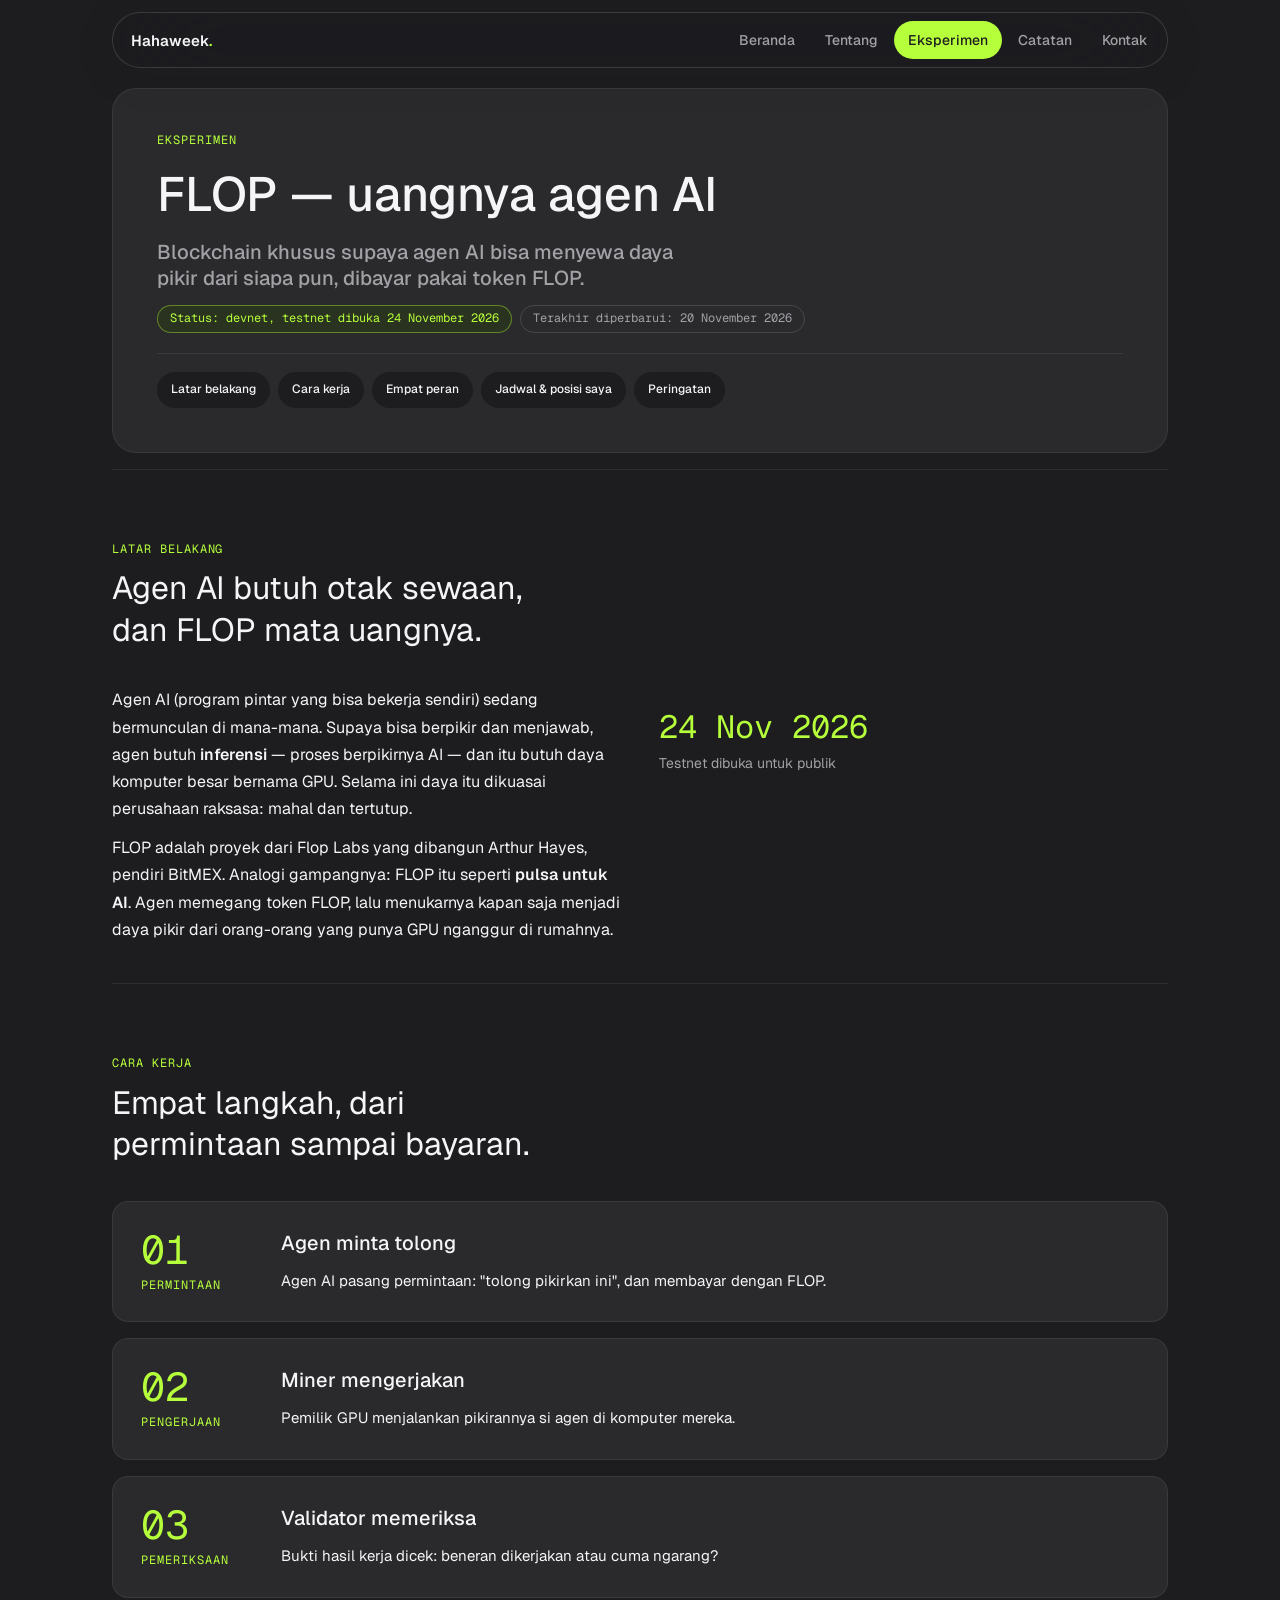
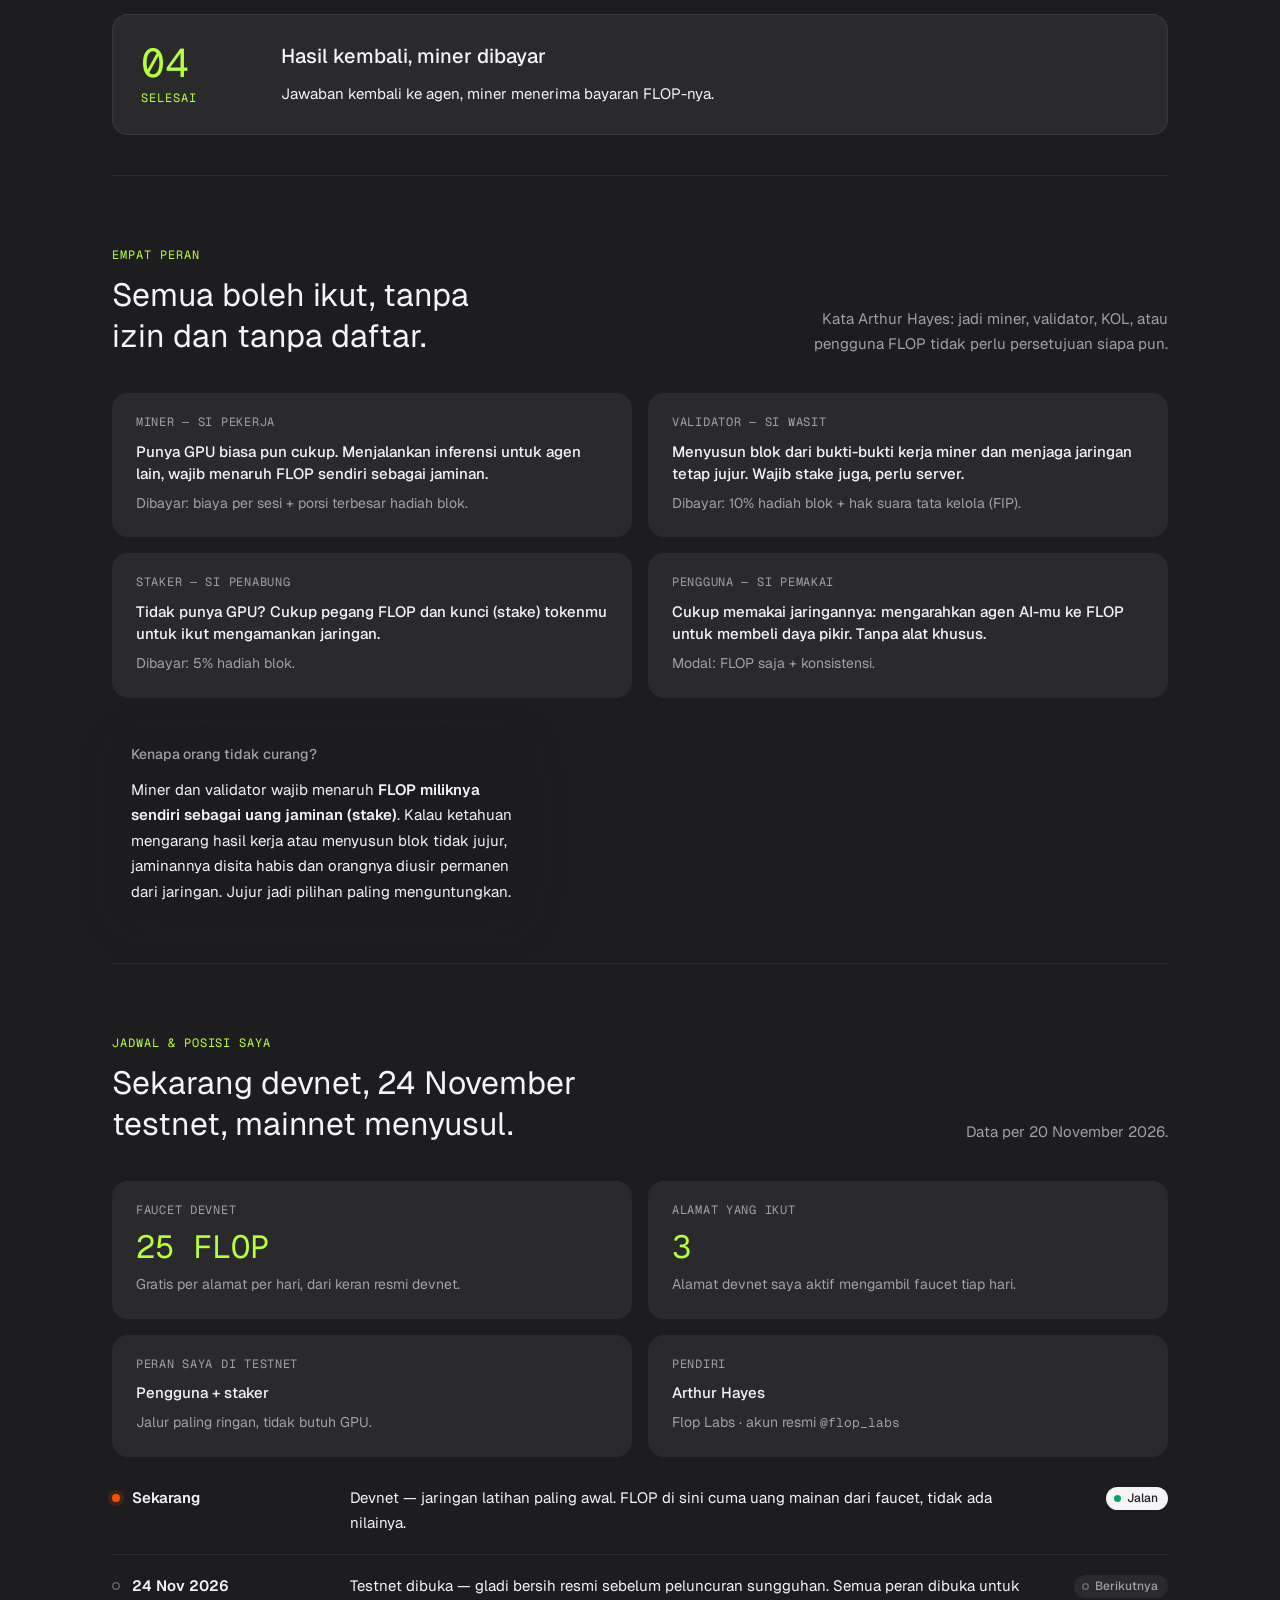
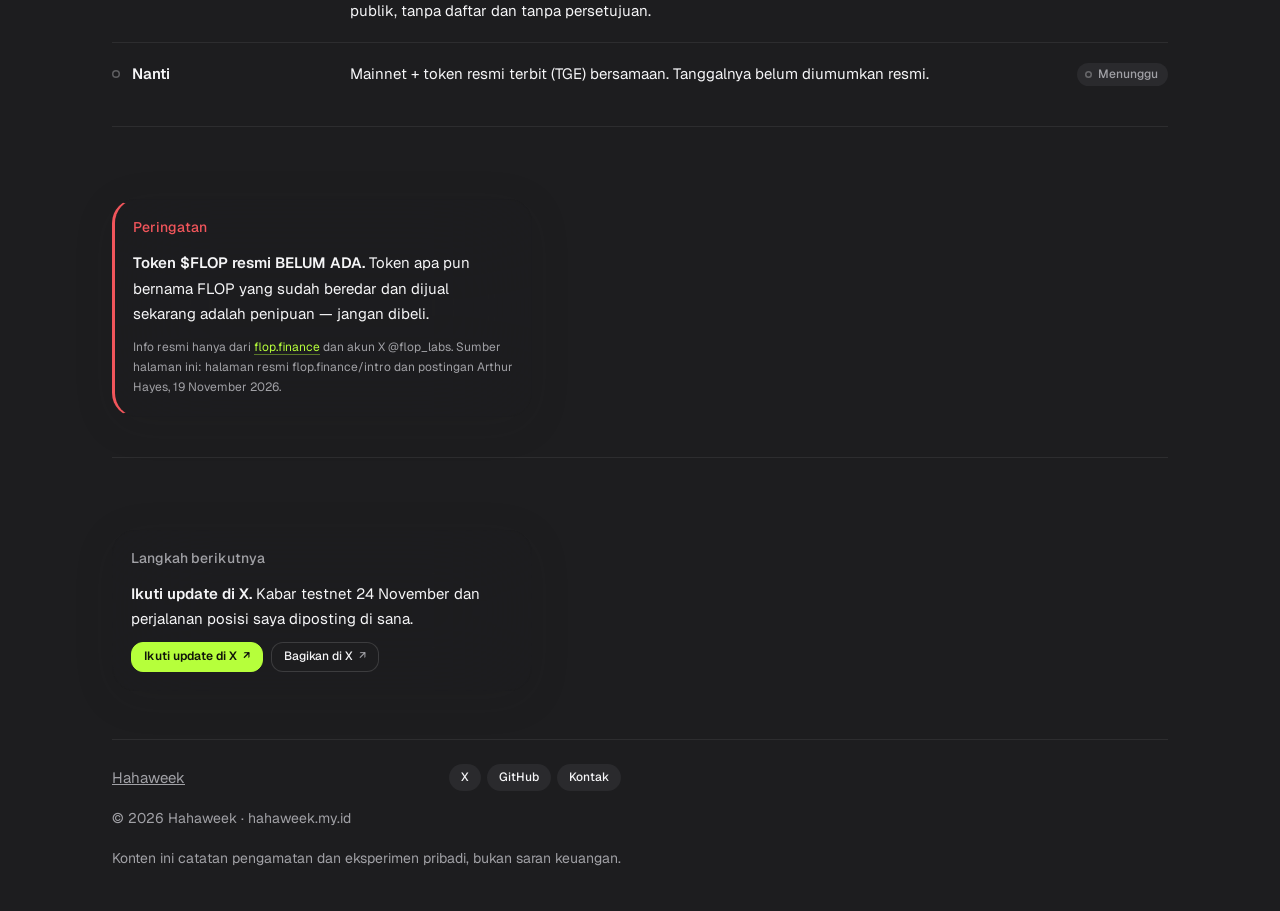
<file: flop/index.html>
<!doctype html>
<html lang="id" data-theme="dark">
  <head>
    <meta charset="utf-8" />
    <meta name="viewport" content="width=device-width, initial-scale=1" />
    <title>FLOP · Uangnya Agen AI · Hahaweek</title>
    <meta name="description" content="FLOP dijelaskan dengan bahasa awam: blockchain tempat agen AI menyewa daya pikir GPU dan membayarnya pakai token FLOP. Empat peran, jadwal testnet 24 November 2026, dan peringatan token palsu." />
    <meta name="theme-color" content="#1d1d1f" />
    <link rel="canonical" href="https://hahaweek.my.id/flop/" />
    <meta property="og:type" content="website" />
    <meta property="og:site_name" content="Hahaweek" />
    <meta property="og:locale" content="id_ID" />
    <meta property="og:title" content="FLOP · Uangnya Agen AI · Hahaweek" />
    <meta property="og:description" content="FLOP dijelaskan dengan bahasa awam: blockchain tempat agen AI menyewa daya pikir GPU dan membayarnya pakai token FLOP. Empat peran, jadwal testnet 24 November 2026, dan peringatan token palsu." />
    <meta property="og:url" content="https://hahaweek.my.id/flop/" />
    <meta property="og:image" content="https://hahaweek.my.id/og-image.jpg" />
    <meta name="twitter:card" content="summary_large_image" />
    <meta name="twitter:site" content="@haha_week" />
    <meta name="twitter:title" content="FLOP · Uangnya Agen AI · Hahaweek" />
    <meta name="twitter:description" content="FLOP dijelaskan dengan bahasa awam: blockchain tempat agen AI menyewa daya pikir GPU dan membayarnya pakai token FLOP. Empat peran, jadwal testnet 24 November 2026, dan peringatan token palsu." />
    <meta name="twitter:image" content="https://hahaweek.my.id/og-image.jpg" />
    <link rel="icon" type="image/png" href="/favicon.png" />
    <link rel="apple-touch-icon" href="/apple-touch-icon.png" />
    <link rel="preconnect" href="https://fonts.googleapis.com" />
    <link rel="preconnect" href="https://fonts.gstatic.com" crossorigin />
    <link
      rel="stylesheet"
      href="https://fonts.googleapis.com/css2?family=Geist:wght@400;500;600&family=Geist+Mono:wght@400&display=swap"
    />
    <link rel="stylesheet" href="/hark.css" />
    <link rel="stylesheet" href="/hark-hero.css" />
    <style>
      /* Hahaweek site chrome: dark only, one lime accent. */
      :root {
        color-scheme: dark;
        --x-accent: #b6ff3b;
        --x-on-accent: #10140a;
        --x-accent-wash: #2a3220;
        --x-accent-line: rgb(182 255 59 / 0.4);
        --x-mono: "Geist Mono", ui-monospace, SFMono-Regular, Menlo, monospace;
      }
      body { line-height: 1.7; }
      .page { padding-top: 0; gap: 24px; }

      /* Accent applied to the library's eyebrows, figures, links */
      .head__eyebrow, .step__eyebrow, .x-eyebrow {
        font: var(--weight-regular) var(--size-caption)/1.3 var(--x-mono);
        letter-spacing: 0.08em;
        text-transform: uppercase;
        color: var(--x-accent);
      }
      .stat__fig, .step__num { font-family: var(--x-mono); color: var(--x-accent); }
      .link { color: var(--x-accent); text-decoration-color: var(--x-accent-line); }
      .link:hover { text-decoration-color: var(--x-accent); }
      .btn.x-primary { background: var(--x-accent); color: var(--x-on-accent); border-color: var(--x-accent); font-weight: var(--weight-bold); }
      .btn.x-primary::after { color: var(--x-on-accent); }
      .btn.x-primary:hover { box-shadow: inset 0 0 0 100px rgb(0 0 0 / 0.08); }
      :focus-visible { outline-color: var(--x-accent); }

      /* Compact header */
      .x-hero {
        display: grid;
        gap: 14px;
        margin-top: 8px;
        padding: clamp(24px, 4vw, 44px);
        border-radius: var(--r-l);
        background: var(--fill-tertiary);
        border: 1px solid var(--stroke-secondary);
      }
      .x-hero h1 { font: var(--type-display); }
      .x-hero__sub { font: var(--type-lede); color: var(--text-secondary); max-width: 40ch; }
      .x-badges, .x-jumps { display: flex; flex-wrap: wrap; gap: 8px; }
      .x-badge {
        display: inline-flex;
        align-items: center;
        gap: 8px;
        padding: 5px 12px;
        border-radius: var(--r-pill);
        border: 1px solid var(--x-accent-line);
        background: var(--x-accent-wash);
        color: var(--x-accent);
        font: var(--weight-regular) var(--size-caption)/1.3 var(--x-mono);
      }
      .x-badge--muted { border-color: var(--stroke-primary); background: transparent; color: var(--text-secondary); }
      .x-jumps { padding-top: 6px; border-top: 1px solid var(--stroke-secondary); margin-top: 6px; padding-top: 18px; }
      .x-jumps a {
        display: inline-flex;
        align-items: center;
        min-height: 36px;
        padding: 0 14px;
        border-radius: var(--r-pill);
        background: var(--fill-primary-on);
        color: var(--text-primary);
        font: var(--type-tag);
        text-decoration: none;
      }
      .x-jumps a:hover { color: var(--x-accent); }
      @media (pointer: coarse), (max-width: 599px) { .x-jumps a { min-height: var(--tap); } }

      /* Status cards */
      .x-label { font: var(--weight-regular) var(--size-caption)/1.3 var(--x-mono); letter-spacing: 0.06em; text-transform: uppercase; color: var(--text-secondary); margin-bottom: 10px; }
      .x-fig { font: var(--weight-regular) var(--size-figure)/1.2 var(--x-mono); color: var(--x-accent); }
      .x-val { font: var(--type-body-strong); line-height: 1.5; }
      .x-mono { font-family: var(--x-mono); font-size: 0.92em; overflow-wrap: anywhere; }
      .cards .x-note { margin-top: 6px; font-size: var(--size-small); color: var(--text-secondary); }

      /* Steps as cards */
      .x-boxed { display: grid; gap: 16px; }
      .x-boxed > .step { padding: clamp(20px, 3vw, 28px); border: 1px solid var(--stroke-secondary); border-radius: var(--r-m); background: var(--fill-tertiary); }
      .x-boxed > .step:last-child { border-bottom: 1px solid var(--stroke-secondary); }
      .x-boxed .step__num { font-size: 40px; }

      .x-warn { border-left: 3px solid var(--fill-system-red); }
      .x-warn .callout__head { color: var(--fill-system-red); }

      /* Footer */
      .x-foot { display: grid; gap: 16px; }
      .x-foot__row { display: flex; flex-wrap: wrap; align-items: center; justify-content: space-between; gap: 16px 24px; width: 100%; }
      .x-foot .x-logo { font-size: var(--size-body); }
      .x-foot nav a:hover { color: var(--x-accent); }
    </style>
  </head>
  <body>
    <div class="page" id="top">
      <header class="x-nav" id="site-nav">
        <a class="x-nav__logo" href="/">Hahaweek<span>.</span></a>
        <button class="x-nav__toggle" type="button" aria-expanded="false" aria-controls="site-menu" aria-label="Buka menu">
          <svg class="x-open" width="20" height="20" viewBox="0 0 20 20" aria-hidden="true"><path d="M3 6h14M3 14h14" stroke="currentColor" stroke-width="1.6" stroke-linecap="round"/></svg>
          <svg class="x-close" width="20" height="20" viewBox="0 0 20 20" aria-hidden="true"><path d="M5 5l10 10M15 5L5 15" stroke="currentColor" stroke-width="1.6" stroke-linecap="round"/></svg>
        </button>
        <nav aria-label="Menu utama" style="display:contents">
          <ul class="x-nav__menu" id="site-menu">
                <li><a href="/">Beranda</a></li>
                <li><a href="/tentang/">Tentang</a></li>
                <li><a href="/eksperimen/" aria-current="page">Eksperimen</a></li>
                <li><a href="/catatan/">Catatan</a></li>
                <li><a href="/kontak/">Kontak</a></li>
          </ul>
        </nav>
      </header>

      <main class="main">
        <header class="x-hero">
          <p class="x-eyebrow">Eksperimen</p>
          <h1>FLOP — uangnya agen AI</h1>
          <p class="x-hero__sub">Blockchain khusus supaya agen AI bisa menyewa daya pikir dari siapa pun, dibayar pakai token FLOP.</p>
          <div class="x-badges">
            <span class="x-badge">Status: devnet, testnet dibuka 24 November 2026</span>
            <span class="x-badge x-badge--muted">Terakhir diperbarui: 20 November 2026</span>
          </div>
          <nav class="x-jumps" aria-label="Di halaman ini">
            <a href="#latar">Latar belakang</a>
            <a href="#cara-kerja">Cara kerja</a>
            <a href="#peran">Empat peran</a>
            <a href="#jadwal">Jadwal &amp; posisi saya</a>
            <a href="#peringatan">Peringatan</a>
          </nav>
        </header>

        <section class="section" id="latar">
          <div class="head">
            <p class="head__eyebrow">Latar belakang</p>
            <h2>Agen AI butuh otak sewaan, dan FLOP mata uangnya.</h2>
          </div>
          <div class="pair">
            <div class="prose">
              <p>Agen AI (program pintar yang bisa bekerja sendiri) sedang bermunculan di mana-mana. Supaya bisa berpikir dan menjawab, agen butuh <strong>inferensi</strong> — proses berpikirnya AI — dan itu butuh daya komputer besar bernama GPU. Selama ini daya itu dikuasai perusahaan raksasa: mahal dan tertutup.</p>
              <p>FLOP adalah proyek dari Flop Labs yang dibangun Arthur Hayes, pendiri BitMEX. Analogi gampangnya: FLOP itu seperti <strong>pulsa untuk AI</strong>. Agen memegang token FLOP, lalu menukarnya kapan saja menjadi daya pikir dari orang-orang yang punya GPU nganggur di rumahnya.</p>
            </div>
            <section class="stats">
              <div class="stat"><span class="stat__fig">24 Nov 2026</span><span class="stat__label">Testnet dibuka untuk publik</span></div>
            </section>
          </div>
        </section>

        <section class="section" id="cara-kerja">
          <div class="head">
            <p class="head__eyebrow">Cara kerja</p>
            <h2>Empat langkah, dari permintaan sampai bayaran.</h2>
          </div>
          <div class="steps x-boxed">
            <article class="step">
              <div class="step__intro"><p class="step__num">01</p><p class="step__eyebrow">Permintaan</p></div>
              <div>
                <h3>Agen minta tolong</h3>
                <p>Agen AI pasang permintaan: "tolong pikirkan ini", dan membayar dengan FLOP.</p>
              </div>
            </article>
            <article class="step">
              <div class="step__intro"><p class="step__num">02</p><p class="step__eyebrow">Pengerjaan</p></div>
              <div>
                <h3>Miner mengerjakan</h3>
                <p>Pemilik GPU menjalankan pikirannya si agen di komputer mereka.</p>
              </div>
            </article>
            <article class="step">
              <div class="step__intro"><p class="step__num">03</p><p class="step__eyebrow">Pemeriksaan</p></div>
              <div>
                <h3>Validator memeriksa</h3>
                <p>Bukti hasil kerja dicek: beneran dikerjakan atau cuma ngarang?</p>
              </div>
            </article>
            <article class="step">
              <div class="step__intro"><p class="step__num">04</p><p class="step__eyebrow">Selesai</p></div>
              <div>
                <h3>Hasil kembali, miner dibayar</h3>
                <p>Jawaban kembali ke agen, miner menerima bayaran FLOP-nya.</p>
              </div>
            </article>
          </div>
        </section>

        <section class="section" id="peran">
          <div class="head">
            <p class="head__eyebrow">Empat peran</p>
            <h2>Semua boleh ikut, tanpa izin dan tanpa daftar.</h2>
            <p class="head__sub">Kata Arthur Hayes: jadi miner, validator, KOL, atau pengguna FLOP tidak perlu persetujuan siapa pun.</p>
          </div>
          <div class="cards">
            <div>
              <p class="x-label">Miner — si pekerja</p>
              <p class="x-val">Punya GPU biasa pun cukup. Menjalankan inferensi untuk agen lain, wajib menaruh FLOP sendiri sebagai jaminan.</p>
              <p class="x-note">Dibayar: biaya per sesi + porsi terbesar hadiah blok.</p>
            </div>
            <div>
              <p class="x-label">Validator — si wasit</p>
              <p class="x-val">Menyusun blok dari bukti-bukti kerja miner dan menjaga jaringan tetap jujur. Wajib stake juga, perlu server.</p>
              <p class="x-note">Dibayar: 10% hadiah blok + hak suara tata kelola (FIP).</p>
            </div>
            <div>
              <p class="x-label">Staker — si penabung</p>
              <p class="x-val">Tidak punya GPU? Cukup pegang FLOP dan kunci (stake) tokenmu untuk ikut mengamankan jaringan.</p>
              <p class="x-note">Dibayar: 5% hadiah blok.</p>
            </div>
            <div>
              <p class="x-label">Pengguna — si pemakai</p>
              <p class="x-val">Cukup memakai jaringannya: mengarahkan agen AI-mu ke FLOP untuk membeli daya pikir. Tanpa alat khusus.</p>
              <p class="x-note">Modal: FLOP saja + konsistensi.</p>
            </div>
          </div>
          <aside class="callout" aria-label="Jaminan kejujuran">
            <p class="callout__head">Kenapa orang tidak curang?</p>
            <p class="callout__lead">Miner dan validator wajib menaruh <strong>FLOP miliknya sendiri sebagai uang jaminan (stake)</strong>. Kalau ketahuan mengarang hasil kerja atau menyusun blok tidak jujur, jaminannya disita habis dan orangnya diusir permanen dari jaringan. Jujur jadi pilihan paling menguntungkan.</p>
          </aside>
        </section>

        <section class="section" id="jadwal">
          <div class="head">
            <p class="head__eyebrow">Jadwal &amp; posisi saya</p>
            <h2>Sekarang devnet, 24 November testnet, mainnet menyusul.</h2>
            <p class="head__sub">Data per 20 November 2026.</p>
          </div>
          <div class="cards">
            <div>
              <p class="x-label">Faucet devnet</p>
              <p class="x-fig">25 FLOP</p>
              <p class="x-note">Gratis per alamat per hari, dari keran resmi devnet.</p>
            </div>
            <div>
              <p class="x-label">Alamat yang ikut</p>
              <p class="x-fig">3</p>
              <p class="x-note">Alamat devnet saya aktif mengambil faucet tiap hari.</p>
            </div>
            <div>
              <p class="x-label">Peran saya di testnet</p>
              <p class="x-val">Pengguna + staker</p>
              <p class="x-note">Jalur paling ringan, tidak butuh GPU.</p>
            </div>
            <div>
              <p class="x-label">Pendiri</p>
              <p class="x-val">Arthur Hayes</p>
              <p class="x-note">Flop Labs · akun resmi <span class="x-mono">@flop_labs</span></p>
            </div>
          </div>
          <ol class="timeline">
            <li class="is-current">
              <p class="timeline__when">Sekarang</p>
              <div class="timeline__what">Devnet — jaringan latihan paling awal. FLOP di sini cuma uang mainan dari faucet, tidak ada nilainya.</div>
              <p><span class="chip chip--solid">Jalan</span></p>
            </li>
            <li>
              <p class="timeline__when">24 Nov 2026</p>
              <div class="timeline__what">Testnet dibuka — gladi bersih resmi sebelum peluncuran sungguhan. Semua peran dibuka untuk publik, tanpa daftar dan tanpa persetujuan.</div>
              <p><span class="chip">Berikutnya</span></p>
            </li>
            <li>
              <p class="timeline__when">Nanti</p>
              <div class="timeline__what">Mainnet + token resmi terbit (TGE) bersamaan. Tanggalnya belum diumumkan resmi.</div>
              <p><span class="chip">Menunggu</span></p>
            </li>
          </ol>
        </section>

        <section class="section" id="peringatan">
          <aside class="callout x-warn" aria-label="Peringatan">
            <p class="callout__head">Peringatan</p>
            <p class="callout__lead"><strong>Token $FLOP resmi BELUM ADA.</strong> Token apa pun bernama FLOP yang sudah beredar dan dijual sekarang adalah penipuan — jangan dibeli.</p>
            <p class="fineprint">Info resmi hanya dari <a class="link" href="https://flop.finance/intro" target="_blank" rel="noopener">flop.finance</a> dan akun X @flop_labs. Sumber halaman ini: halaman resmi flop.finance/intro dan postingan Arthur Hayes, 19 November 2026.</p>
          </aside>
        </section>

        <section class="section" id="ikuti">
          <aside class="callout" aria-label="Langkah berikutnya">
            <p class="callout__head">Langkah berikutnya</p>
            <p class="callout__lead"><strong>Ikuti update di X.</strong> Kabar testnet 24 November dan perjalanan posisi saya diposting di sana.</p>
            <div class="links">
              <a class="btn x-primary" href="https://x.com/haha_week" target="_blank" rel="noopener">Ikuti update di X</a>
              <a class="btn" href="https://twitter.com/intent/tweet?text=FLOP%20itu%20pulsa-nya%20agen%20AI%20%E2%80%94%20penjelasan%20awam%20%2B%20jadwal%20testnet%2024%20November&amp;url=https%3A%2F%2Fhahaweek.my.id%2Fflop%2F&amp;via=haha_week" target="_blank" rel="noopener">Bagikan di X</a>
            </div>
          </aside>
        </section>
      </main>

      <footer class="foot x-foot">
        <div class="x-foot__row">
          <a class="x-logo" href="/">Hahaweek</a>
          <nav aria-label="Tautan">
            <a href="https://x.com/haha_week" target="_blank" rel="noopener">X</a>
            <a href="https://github.com/littlepxyek-crypto" target="_blank" rel="noopener">GitHub</a>
            <a href="/kontak/">Kontak</a>
          </nav>
        </div>
        <p>© 2026 Hahaweek · hahaweek.my.id</p>
        <p class="fineprint">Konten ini catatan pengamatan dan eksperimen pribadi, bukan saran keuangan.</p>
      </footer>
    </div>
    <script src="/hark.js"></script>
    <script>
      (function () {
        document.documentElement.setAttribute("data-theme", "dark");
      })();
    </script>
  </body>
</html>
</file>
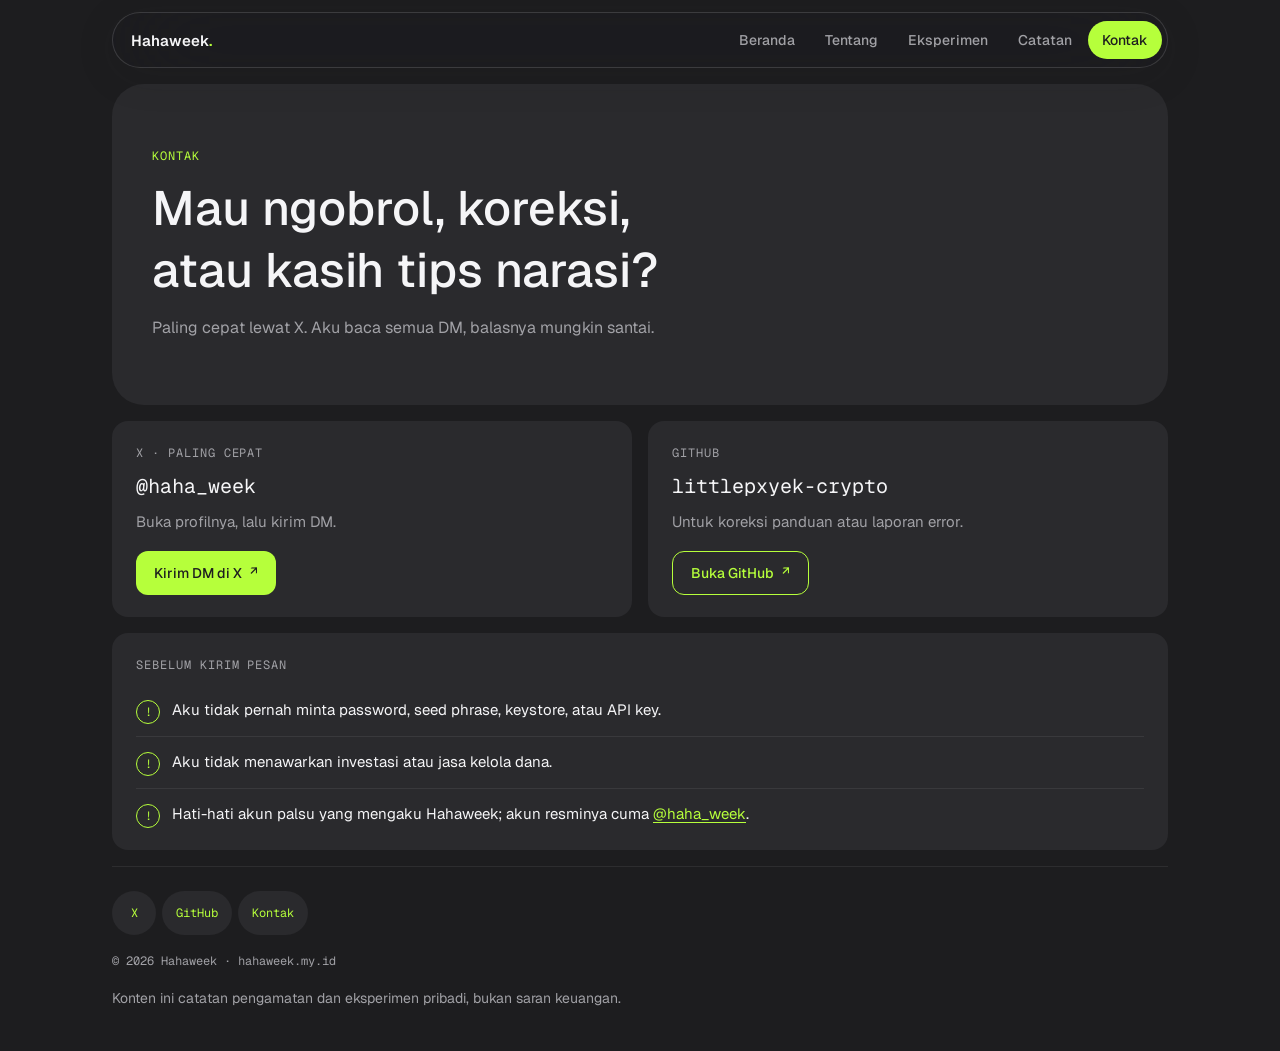
<file: kontak/index.html>
<!doctype html>
<html lang="id" data-theme="dark">
  <head>
    <meta charset="utf-8" />
    <meta name="viewport" content="width=device-width, initial-scale=1" />
    <title>Kontak · Hahaweek</title>
    <meta name="description" content="Cara menghubungi Hahaweek: DM di X @haha_week atau lewat GitHub." />
    <link rel="canonical" href="https://hahaweek.my.id/kontak/" />
    <meta property="og:type" content="website" />
    <meta property="og:site_name" content="Hahaweek" />
    <meta property="og:title" content="Kontak · Hahaweek" />
    <meta property="og:description" content="Cara menghubungi Hahaweek: DM di X @haha_week atau lewat GitHub." />
    <meta property="og:url" content="https://hahaweek.my.id/kontak/" />
    <meta property="og:image" content="https://hahaweek.my.id/og-image.jpg" />
    <meta property="og:locale" content="id_ID" />
    <meta name="twitter:card" content="summary_large_image" />
    <meta name="twitter:site" content="@haha_week" />
    <meta name="twitter:title" content="Kontak · Hahaweek" />
    <meta name="twitter:description" content="Cara menghubungi Hahaweek: DM di X @haha_week atau lewat GitHub." />
    <meta name="twitter:image" content="https://hahaweek.my.id/og-image.jpg" />
    <meta name="theme-color" content="#1d1d1f" />
    <link rel="icon" type="image/png" href="/favicon.png" />
    <link rel="apple-touch-icon" href="/apple-touch-icon.png" />
    <link rel="preconnect" href="https://fonts.googleapis.com" />
    <link rel="preconnect" href="https://fonts.gstatic.com" crossorigin />
    <link
      rel="stylesheet"
      href="https://fonts.googleapis.com/css2?family=Geist:wght@400;500;600&family=Geist+Mono:wght@400&display=swap"
    />
    <link rel="stylesheet" href="/hark.css" />
    <link rel="stylesheet" href="/hark-hero.css" />
    <style>
      /* Site-wide departure: always dark, one lime accent, mono labels. */
      html:root,
      html:root[data-theme] { color-scheme: dark; }
      :root {
        --x-accent: #b6ff3b;
        --x-on-accent: #1d1d1f;
        --x-mono: "Geist Mono", ui-monospace, SFMono-Regular, Menlo, monospace;
      }
      body { line-height: 1.7; }

      /* Compact header */
      .x-hero {
        padding: clamp(36px, 6vw, 64px) clamp(20px, 4vw, 40px);
        border-radius: var(--r-xl);
        background: var(--fill-tertiary);
        display: grid;
        gap: 12px;
      }
      .x-eyebrow {
        font: var(--weight-regular) var(--size-caption)/1.4 var(--x-mono);
        letter-spacing: 0.08em;
        text-transform: uppercase;
        color: var(--x-accent);
      }
      .x-hero h1 { font: var(--type-display); max-width: 22ch; }
      .x-hero p.x-sub { font-size: var(--size-prose); line-height: 1.7; color: var(--text-secondary); max-width: 52ch; }

      /* Contact cards */
      .x-card { display: grid; gap: 10px; align-content: start; }
      .cards .x-card h3 { margin-bottom: 0; font-family: var(--x-mono); font-weight: var(--weight-regular); word-break: break-word; }
      .x-card p { color: var(--text-secondary); line-height: 1.7; }
      .x-card .x-btn { justify-self: start; margin-top: 6px; }
      .x-btn {
        display: inline-flex;
        align-items: center;
        gap: 8px;
        min-height: var(--tap);
        padding: 0 18px;
        border-radius: var(--r-s);
        background: var(--x-accent);
        color: var(--x-on-accent);
        font: var(--type-label);
        text-decoration: none;
      }
      .x-btn:hover { box-shadow: inset 0 0 0 100px rgb(29 29 31 / 0.1); }
      .x-btn--ghost { background: transparent; color: var(--x-accent); border: 1px solid var(--x-accent); }
      .x-btn--ghost:hover { box-shadow: inset 0 0 0 100px rgb(182 255 59 / 0.1); }
      .x-btn :focus-visible, .x-btn:focus-visible { outline-color: var(--x-accent); }
      .x-btn[target="_blank"]::after { content: "\2197"; font-size: 12px; }

      /* Safety list */
      .x-rules { display: grid; gap: 0; margin: 0; padding: 0; list-style: none; }
      .x-rules li {
        display: grid;
        grid-template-columns: auto minmax(0, 1fr);
        gap: 12px;
        padding: 12px 0;
        border-bottom: 1px solid var(--stroke-secondary);
        line-height: 1.7;
      }
      .x-rules li:last-child { border-bottom: 0; padding-bottom: 0; }
      .x-rules li::before { content: "!"; font: var(--weight-regular) var(--size-caption)/1 var(--x-mono); width: 22px; height: 22px; margin-top: 3px; display: grid; place-items: center; border-radius: 50%; border: 1px solid var(--x-accent); color: var(--x-accent); }
      .x-rules a, .x-link { color: var(--x-accent); text-underline-offset: 3px; }
      @media (max-width: 599px) {
        .x-rules a { display: inline-block; padding-block: 10px; margin-block: -10px; }
        .x-link { display: inline-flex; align-items: center; min-height: var(--tap); margin: -10px 0; vertical-align: middle; }
      }

      /* Footer */
      .x-foot { display: grid; gap: 16px; padding-top: 24px; border-top: 1px solid var(--stroke-secondary); font-size: var(--size-small); color: var(--text-secondary); line-height: 1.7; }
      .x-foot nav { display: flex; flex-wrap: wrap; gap: 6px; }
      .x-foot nav a {
        display: inline-flex; align-items: center; justify-content: center; min-height: var(--tap); min-width: var(--tap);
        padding: 0 14px; border-radius: var(--r-pill);
        background: var(--fill-tertiary); color: var(--x-accent);
        font: var(--weight-regular) var(--size-caption)/1 var(--x-mono); text-decoration: none;
      }
      .x-foot nav a:hover { box-shadow: inset 0 0 0 100px var(--hover-wash); }
      .x-foot .x-copy { font-family: var(--x-mono); font-size: var(--size-caption); }
    </style>
  </head>
  <body>
    <div class="page" id="top">
      <header class="x-nav" id="site-nav">
        <a class="x-nav__logo" href="/">Hahaweek<span>.</span></a>
        <button class="x-nav__toggle" type="button" aria-expanded="false" aria-controls="site-menu" aria-label="Buka menu">
          <svg class="x-open" width="20" height="20" viewBox="0 0 20 20" aria-hidden="true"><path d="M3 6h14M3 14h14" stroke="currentColor" stroke-width="1.6" stroke-linecap="round"/></svg>
          <svg class="x-close" width="20" height="20" viewBox="0 0 20 20" aria-hidden="true"><path d="M5 5l10 10M15 5L5 15" stroke="currentColor" stroke-width="1.6" stroke-linecap="round"/></svg>
        </button>
        <nav aria-label="Menu utama" style="display:contents">
          <ul class="x-nav__menu" id="site-menu">
                <li><a href="/">Beranda</a></li>
                <li><a href="/tentang/">Tentang</a></li>
                <li><a href="/eksperimen/">Eksperimen</a></li>
                <li><a href="/catatan/">Catatan</a></li>
                <li><a href="/kontak/" aria-current="page">Kontak</a></li>
          </ul>
        </nav>
      </header>

      <main class="main">
        <section class="x-hero">
          <p class="x-eyebrow">Kontak</p>
          <h1>Mau ngobrol, koreksi, atau kasih tips narasi?</h1>
          <p class="x-sub">Paling cepat lewat X. Aku baca semua DM, balasnya mungkin santai.</p>
        </section>

        <div class="cards">
          <div class="x-card">
            <p class="x-eyebrow">X · paling cepat</p>
            <h3>@haha_week</h3>
            <p>Buka profilnya, lalu kirim DM.</p>
            <a class="x-btn" href="https://x.com/haha_week" target="_blank" rel="noopener">Kirim DM di X</a>
          </div>
          <div class="x-card">
            <p class="x-eyebrow">GitHub</p>
            <h3>littlepxyek-crypto</h3>
            <p>Untuk koreksi panduan atau laporan error.</p>
            <a class="x-btn x-btn--ghost" href="https://github.com/littlepxyek-crypto" target="_blank" rel="noopener">Buka GitHub</a>
          </div>
        </div>

        <div class="cards">
          <div class="x-card">
            <p class="x-eyebrow">Sebelum kirim pesan</p>
            <ul class="x-rules">
              <li><span>Aku tidak pernah minta password, seed phrase, keystore, atau API key.</span></li>
              <li><span>Aku tidak menawarkan investasi atau jasa kelola dana.</span></li>
              <li><span>Hati-hati akun palsu yang mengaku Hahaweek; akun resminya cuma <a href="https://x.com/haha_week" target="_blank" rel="noopener">@haha_week</a>.</span></li>
            </ul>
          </div>
        </div>
      </main>

      <footer class="x-foot">
        <nav aria-label="Tautan footer">
          <a href="https://x.com/haha_week" target="_blank" rel="noopener">X</a>
          <a href="https://github.com/littlepxyek-crypto" target="_blank" rel="noopener">GitHub</a>
          <a href="/kontak/">Kontak</a>
        </nav>
        <p class="x-copy">© 2026 Hahaweek · hahaweek.my.id</p>
        <p>Konten ini catatan pengamatan dan eksperimen pribadi, bukan saran keuangan.</p>
      </footer>
    </div>
    <script src="/hark.js"></script>

  </body>
</html>
</file>
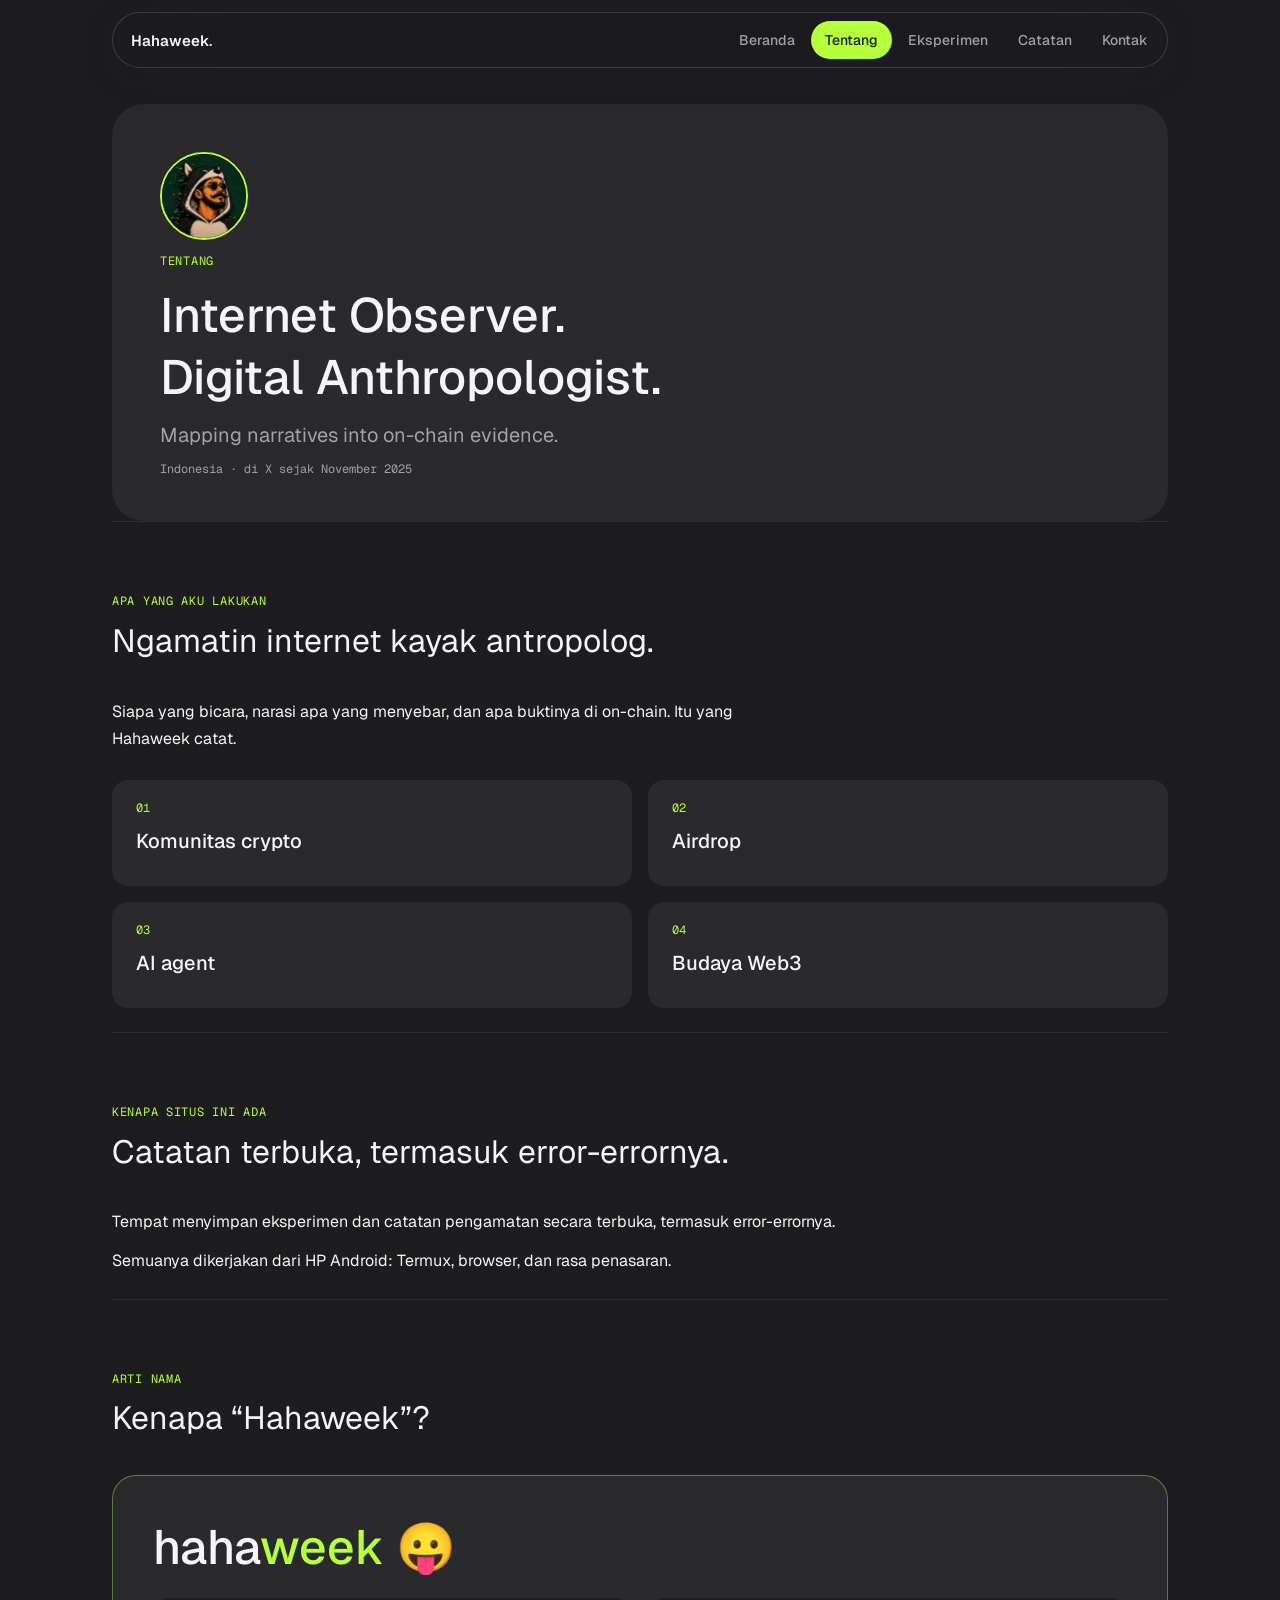
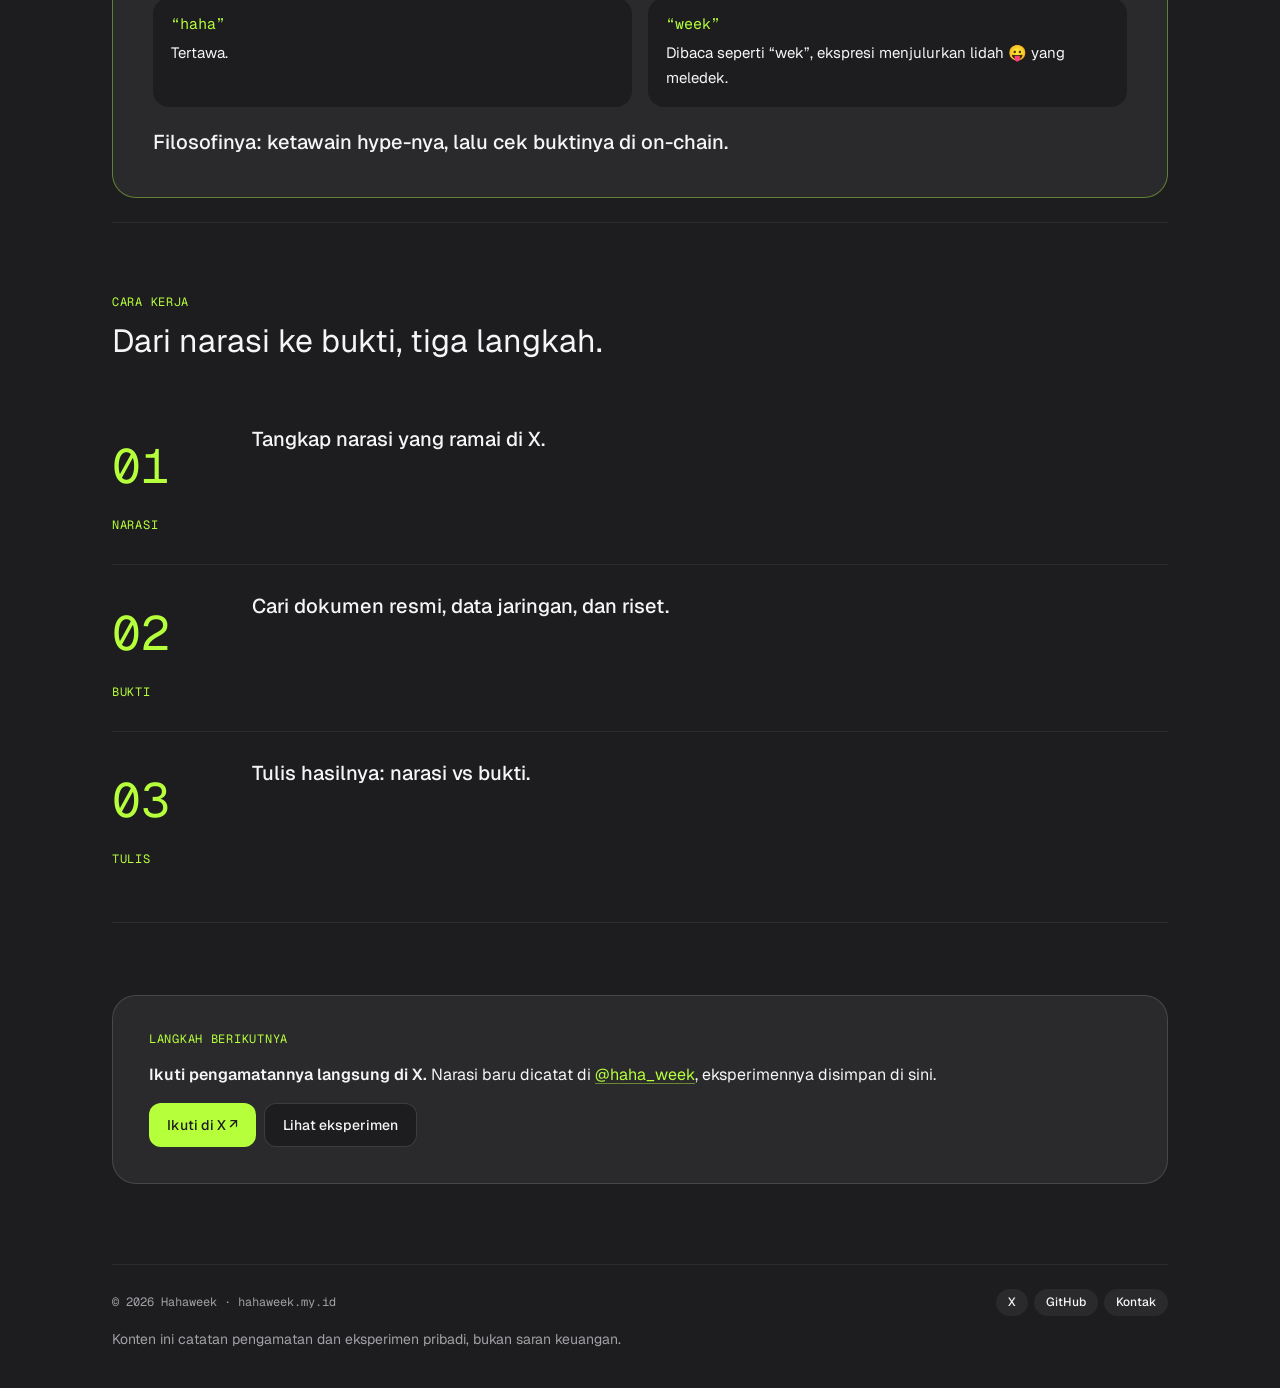
<file: tentang/index.html>
<!doctype html>
<html lang="id" data-theme="dark">
  <head>
    <meta charset="utf-8" />
    <meta name="viewport" content="width=device-width, initial-scale=1" />
    <title>Tentang · Hahaweek</title>
    <meta name="description" content="Siapa Hahaweek: Internet Observer dan Digital Anthropologist yang memetakan narasi crypto dan AI ke bukti on-chain." />
    <link rel="canonical" href="https://hahaweek.my.id/tentang/" />
    <meta property="og:type" content="website" />
    <meta property="og:site_name" content="Hahaweek" />
    <meta property="og:title" content="Tentang · Hahaweek" />
    <meta property="og:description" content="Siapa Hahaweek: Internet Observer dan Digital Anthropologist yang memetakan narasi crypto dan AI ke bukti on-chain." />
    <meta property="og:url" content="https://hahaweek.my.id/tentang/" />
    <meta property="og:image" content="https://hahaweek.my.id/og-image.jpg" />
    <meta property="og:locale" content="id_ID" />
    <meta name="twitter:card" content="summary_large_image" />
    <meta name="twitter:site" content="@haha_week" />
    <meta name="twitter:title" content="Tentang · Hahaweek" />
    <meta name="twitter:description" content="Siapa Hahaweek: Internet Observer dan Digital Anthropologist yang memetakan narasi crypto dan AI ke bukti on-chain." />
    <meta name="twitter:image" content="https://hahaweek.my.id/og-image.jpg" />
    <meta name="theme-color" content="#1d1d1f" />
    <link rel="icon" type="image/png" href="/favicon.png" />
    <link rel="apple-touch-icon" href="/apple-touch-icon.png" />
    <link rel="preconnect" href="https://fonts.googleapis.com" />
    <link rel="preconnect" href="https://fonts.gstatic.com" crossorigin />
    <link
      rel="stylesheet"
      href="https://fonts.googleapis.com/css2?family=Geist:wght@400;500;600&family=Geist+Mono:wght@400&display=swap"
    />
    <link rel="stylesheet" href="/hark.css" />
    <link rel="stylesheet" href="/hark-hero.css" />
    <style>
      /* Site-wide departure: always dark, one lime accent, mono labels. */
      :root, :root[data-theme="light"] {
        color-scheme: dark;
        --x-accent: #b6ff3b;
        --x-on-accent: #1d1d1f;
        --x-mono: "Geist Mono", ui-monospace, SFMono-Regular, Menlo, monospace;
        --sans: "Geist", -apple-system, BlinkMacSystemFont, "Helvetica Neue", sans-serif;
      }
      .x-site :focus-visible { outline-color: var(--x-accent); }
      .x-site .prose, .x-site .cards p, .x-site .step p { line-height: 1.7; }
      .x-site .head__eyebrow,
      .x-site .hero__eyebrow,
      .x-site .step__eyebrow,
      .x-site .callout__head {
        font-family: var(--x-mono);
        font-weight: var(--weight-regular);
        font-size: var(--size-caption);
        letter-spacing: 0.06em;
        text-transform: uppercase;
        color: var(--x-accent);
      }
      .x-site .step__num { font-family: var(--x-mono); color: var(--x-accent); }
      .x-site .link { color: var(--x-accent); text-decoration-color: color-mix(in srgb, var(--x-accent) 45%, transparent); }
      .x-site .link:hover { text-decoration-color: currentColor; }
      .x-site .main { gap: 0; }

      /* Compact header card */
      .x-site .hero { background: var(--fill-tertiary); box-shadow: none; color: var(--text-primary); margin-top: 20px; }
      .x-site .hero::after { display: none; }
      .x-site .hero__copy { max-width: 46rem; }
      .x-site .hero__eyebrow { padding: 0; background: none; border: 0; -webkit-backdrop-filter: none; backdrop-filter: none; }
      .x-site .hero__sub { max-width: 40ch; color: var(--text-secondary); font-weight: var(--weight-regular); }
      .x-site .hero__meta { font-family: var(--x-mono); font-size: var(--size-caption); color: var(--text-secondary); }
      .x-avatar { width: 88px; height: 88px; border-radius: 50%; object-fit: cover; border: 2px solid var(--x-accent); }

      /* Topic cards */
      .x-tag { display: block; margin-bottom: 14px; font: var(--weight-regular) var(--size-caption)/1 var(--x-mono); color: var(--x-accent); }

      /* Name feature card */
      .x-feature {
        display: grid; gap: 20px;
        padding: clamp(24px, 4vw, 40px); border-radius: var(--r-l);
        background: var(--fill-tertiary);
        border: 1px solid color-mix(in srgb, var(--x-accent) 40%, transparent);
      }
      .x-feature__word { font: var(--type-display); }
      .x-feature__word span { color: var(--x-accent); }
      .x-feature dl { display: grid; grid-template-columns: repeat(auto-fit, minmax(min(100%, 240px), 1fr)); gap: 16px; margin: 0; }
      .x-feature dl > div { padding: 16px 18px; border-radius: var(--r-m); background: var(--fill-primary-on); }
      .x-feature dt { font: var(--weight-regular) var(--size-body)/1.3 var(--x-mono); color: var(--x-accent); margin-bottom: 6px; }
      .x-feature dd { margin: 0; line-height: 1.7; }
      .x-feature__philo { font: var(--type-lede); max-width: 44ch; line-height: 1.5; }

      /* Buttons */
      .x-cta {
        display: inline-flex; align-items: center; gap: 6px; min-height: var(--tap);
        padding: 8px 18px; border-radius: var(--r-s);
        background: var(--x-accent); color: var(--x-on-accent);
        font: var(--type-label); text-decoration: none;
      }
      .x-cta:hover { box-shadow: inset 0 0 0 100px rgb(0 0 0 / 0.08); }
      .x-site .links .btn { min-height: var(--tap); padding-inline: 18px; font: var(--type-label); }
      .x-site .callout { max-width: none; background: var(--fill-tertiary); -webkit-backdrop-filter: none; backdrop-filter: none; box-shadow: none; border-color: var(--stroke-primary); padding: clamp(22px, 4vw, 36px); gap: 14px; }
      .x-site .callout__lead { font-size: var(--size-prose); line-height: 1.7; }

      /* Footer */
      .x-site .foot { margin-top: 40px; display: grid; gap: 14px; justify-content: stretch; }
      .x-site .foot nav a:hover { color: var(--x-accent); }
      .x-foot__row { display: flex; flex-wrap: wrap; justify-content: space-between; gap: 12px 24px; align-items: center; }
      .x-foot__copy { font-family: var(--x-mono); font-size: var(--size-caption); }
    </style>
  </head>
  <body>
    <div class="page x-site" id="top">
      <header class="x-nav" id="site-nav">
        <a class="x-nav__logo" href="/">Hahaweek<span>.</span></a>
        <button class="x-nav__toggle" type="button" aria-expanded="false" aria-controls="site-menu" aria-label="Buka menu">
          <svg class="x-open" width="20" height="20" viewBox="0 0 20 20" aria-hidden="true"><path d="M3 6h14M3 14h14" stroke="currentColor" stroke-width="1.6" stroke-linecap="round"/></svg>
          <svg class="x-close" width="20" height="20" viewBox="0 0 20 20" aria-hidden="true"><path d="M5 5l10 10M15 5L5 15" stroke="currentColor" stroke-width="1.6" stroke-linecap="round"/></svg>
        </button>
        <nav aria-label="Menu utama" style="display:contents">
          <ul class="x-nav__menu" id="site-menu">
                <li><a href="/">Beranda</a></li>
                <li><a href="/tentang/" aria-current="page">Tentang</a></li>
                <li><a href="/eksperimen/">Eksperimen</a></li>
                <li><a href="/catatan/">Catatan</a></li>
                <li><a href="/kontak/">Kontak</a></li>
          </ul>
        </nav>
      </header>

      <main class="main">
        <section class="hero">
          <div class="hero__copy">
            <img class="x-avatar" src="/avatar.png" alt="Foto profil Hahaweek" />
            <p class="hero__eyebrow">Tentang</p>
            <h1>Internet Observer. Digital Anthropologist.</h1>
            <p class="hero__sub" lang="en">Mapping narratives into on-chain evidence.</p>
            <p class="hero__meta">Indonesia · di X sejak November 2025</p>
          </div>
        </section>

        <section class="section" id="apa">
          <div class="head">
            <p class="head__eyebrow">Apa yang aku lakukan</p>
            <h2>Ngamatin internet kayak antropolog.</h2>
          </div>
          <div class="prose">
            <p>Siapa yang bicara, narasi apa yang menyebar, dan apa buktinya di on-chain. Itu yang Hahaweek catat.</p>
          </div>
          <div class="cards">
            <div><span class="x-tag">01</span><h3>Komunitas crypto</h3></div>
            <div><span class="x-tag">02</span><h3>Airdrop</h3></div>
            <div><span class="x-tag">03</span><h3>AI agent</h3></div>
            <div><span class="x-tag">04</span><h3>Budaya Web3</h3></div>
          </div>
        </section>

        <section class="section" id="kenapa">
          <div class="head">
            <p class="head__eyebrow">Kenapa situs ini ada</p>
            <h2>Catatan terbuka, termasuk error-errornya.</h2>
          </div>
          <div class="prose">
            <p>Tempat menyimpan eksperimen dan catatan pengamatan secara terbuka, termasuk error-errornya.</p>
            <p>Semuanya dikerjakan dari HP Android: Termux, browser, dan rasa penasaran.</p>
          </div>
        </section>

        <section class="section" id="nama">
          <div class="head">
            <p class="head__eyebrow">Arti nama</p>
            <h2>Kenapa “Hahaweek”?</h2>
          </div>
          <div class="x-feature">
            <p class="x-feature__word" aria-hidden="true">haha<span>week</span> 😛</p>
            <dl>
              <div><dt>“haha”</dt><dd>Tertawa.</dd></div>
              <div><dt>“week”</dt><dd>Dibaca seperti “wek”, ekspresi menjulurkan lidah 😛 yang meledek.</dd></div>
            </dl>
            <p class="x-feature__philo">Filosofinya: ketawain hype-nya, lalu cek buktinya di on-chain.</p>
          </div>
        </section>

        <section class="section" id="cara">
          <div class="head">
            <p class="head__eyebrow">Cara kerja</p>
            <h2>Dari narasi ke bukti, tiga langkah.</h2>
          </div>
          <div class="steps">
            <article class="step">
              <div class="step__intro"><p class="step__num">01</p><p class="step__eyebrow">Narasi</p></div>
              <div><h3>Tangkap narasi yang ramai di X.</h3></div>
            </article>
            <article class="step">
              <div class="step__intro"><p class="step__num">02</p><p class="step__eyebrow">Bukti</p></div>
              <div><h3>Cari dokumen resmi, data jaringan, dan riset.</h3></div>
            </article>
            <article class="step">
              <div class="step__intro"><p class="step__num">03</p><p class="step__eyebrow">Tulis</p></div>
              <div><h3>Tulis hasilnya: narasi vs bukti.</h3></div>
            </article>
          </div>
        </section>

        <section class="section" id="ikuti">
          <aside class="callout" aria-label="Langkah berikutnya">
            <p class="callout__head">Langkah berikutnya</p>
            <p class="callout__lead"><strong>Ikuti pengamatannya langsung di X.</strong> Narasi baru dicatat di <a class="link" href="https://x.com/haha_week" target="_blank" rel="noopener">@haha_week</a>, eksperimennya disimpan di sini.</p>
            <div class="links">
              <a class="x-cta" href="https://x.com/haha_week" target="_blank" rel="noopener">Ikuti di X ↗</a>
              <a class="btn" href="/eksperimen/">Lihat eksperimen</a>
            </div>
          </aside>
        </section>
      </main>

      <footer class="foot">
        <div class="x-foot__row">
          <p class="x-foot__copy">© 2026 Hahaweek · hahaweek.my.id</p>
          <nav aria-label="Tautan">
            <a href="https://x.com/haha_week" target="_blank" rel="noopener">X</a>
            <a href="https://github.com/littlepxyek-crypto" target="_blank" rel="noopener">GitHub</a>
            <a href="/kontak/">Kontak</a>
          </nav>
        </div>
        <p class="fineprint">Konten ini catatan pengamatan dan eksperimen pribadi, bukan saran keuangan.</p>
      </footer>
    </div>
    <script src="/hark.js"></script>

  </body>
</html>
</file>
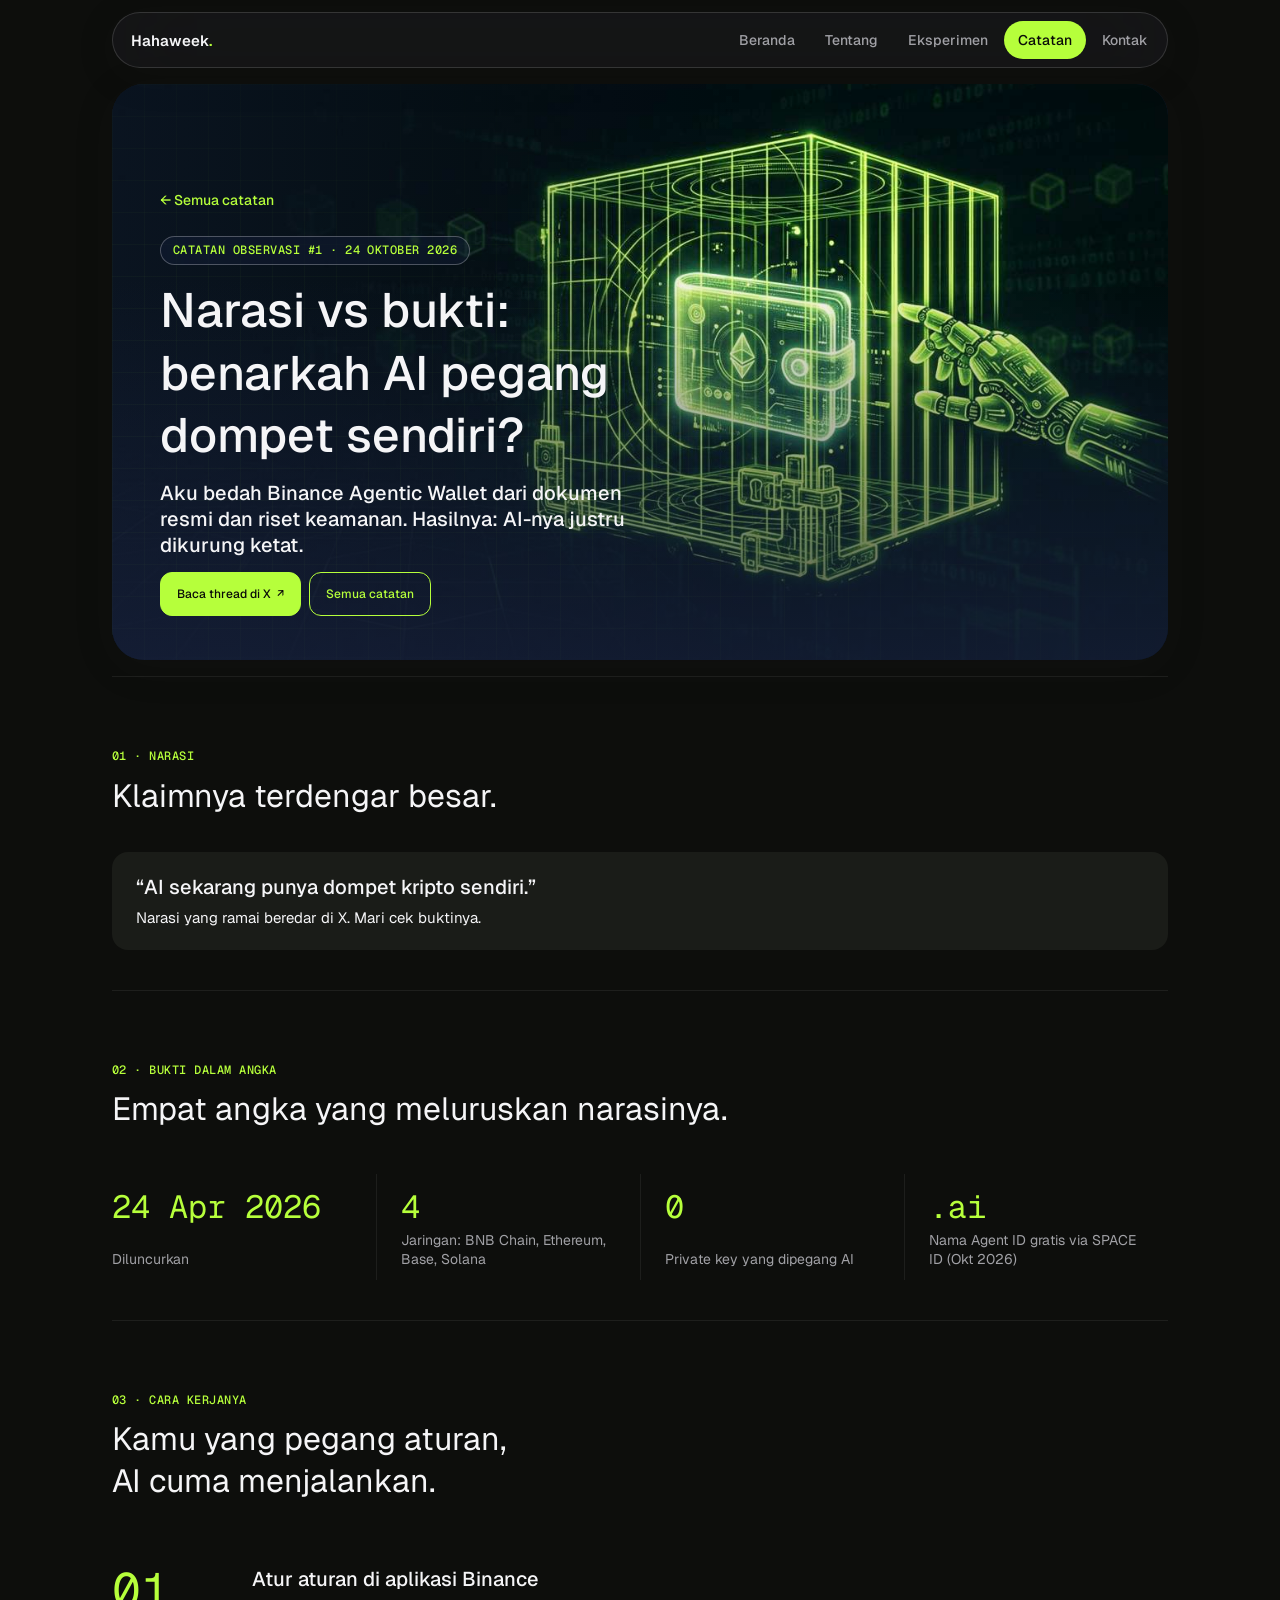
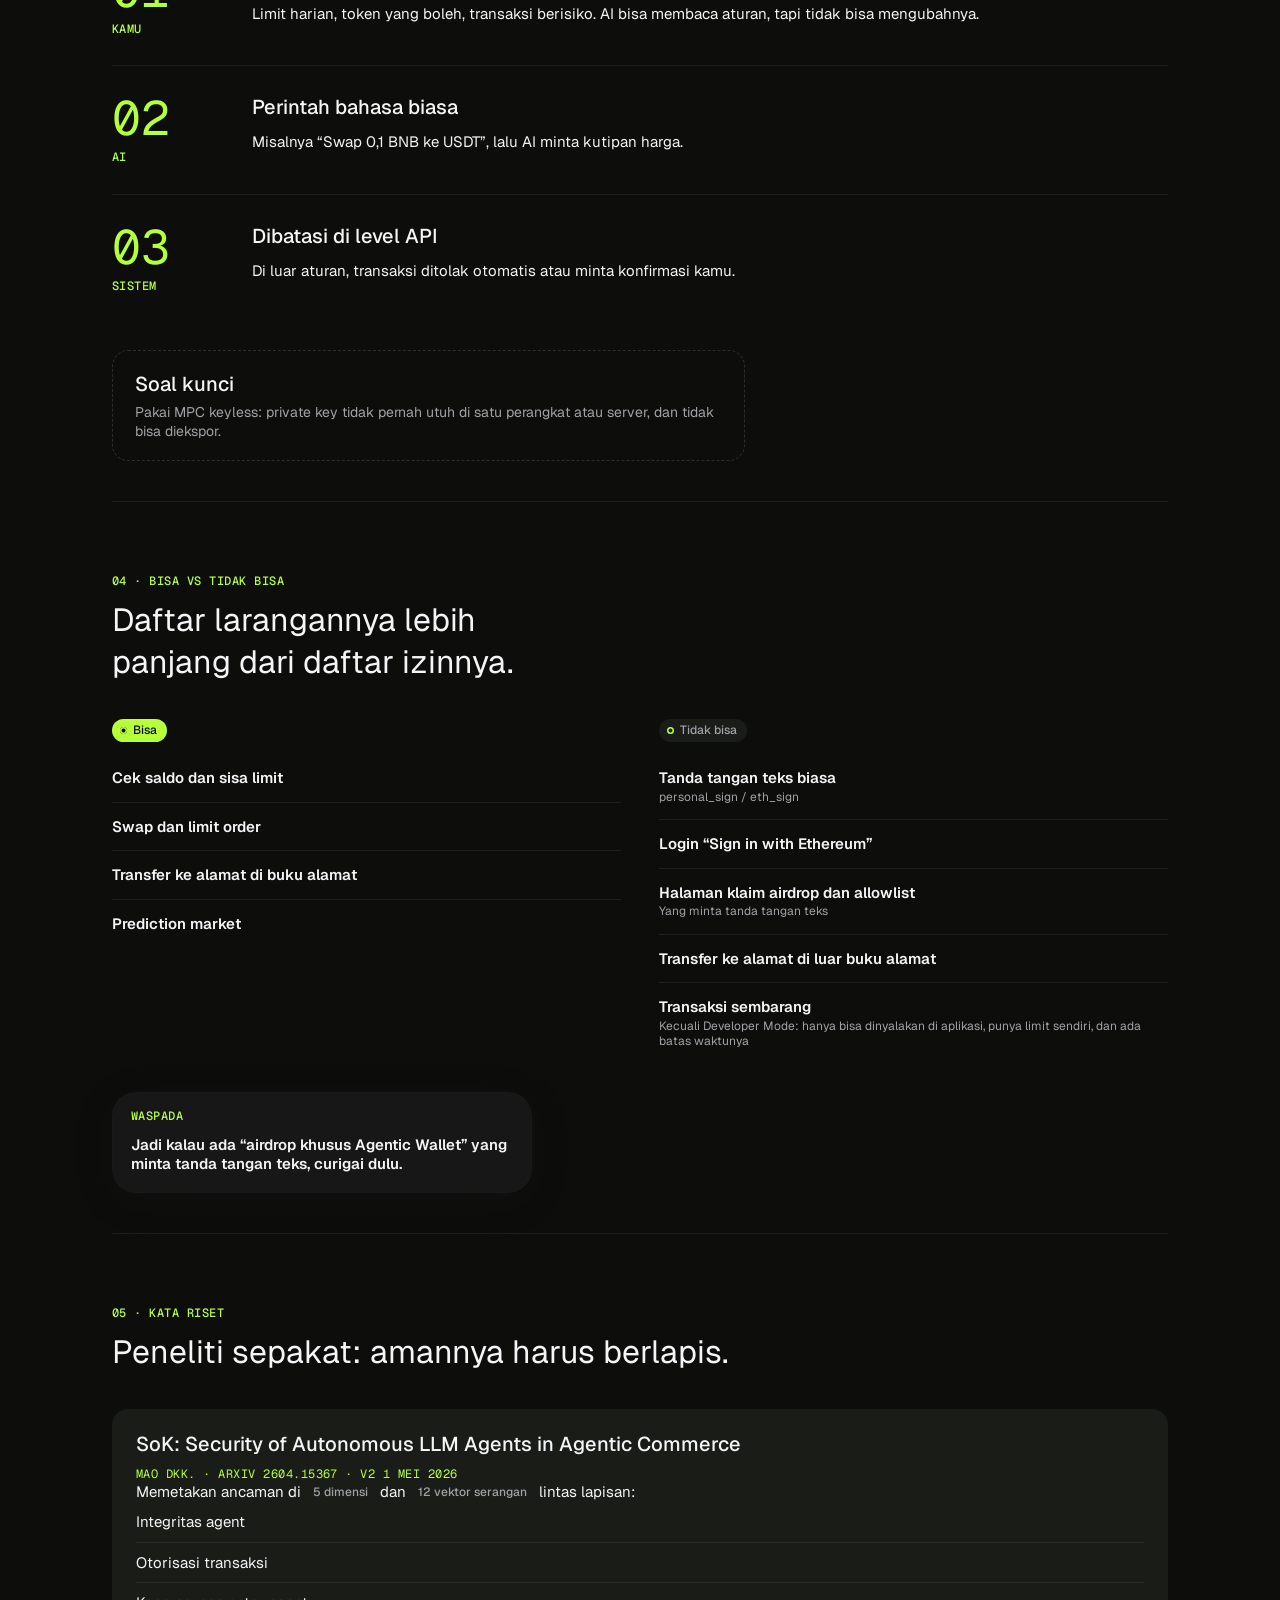
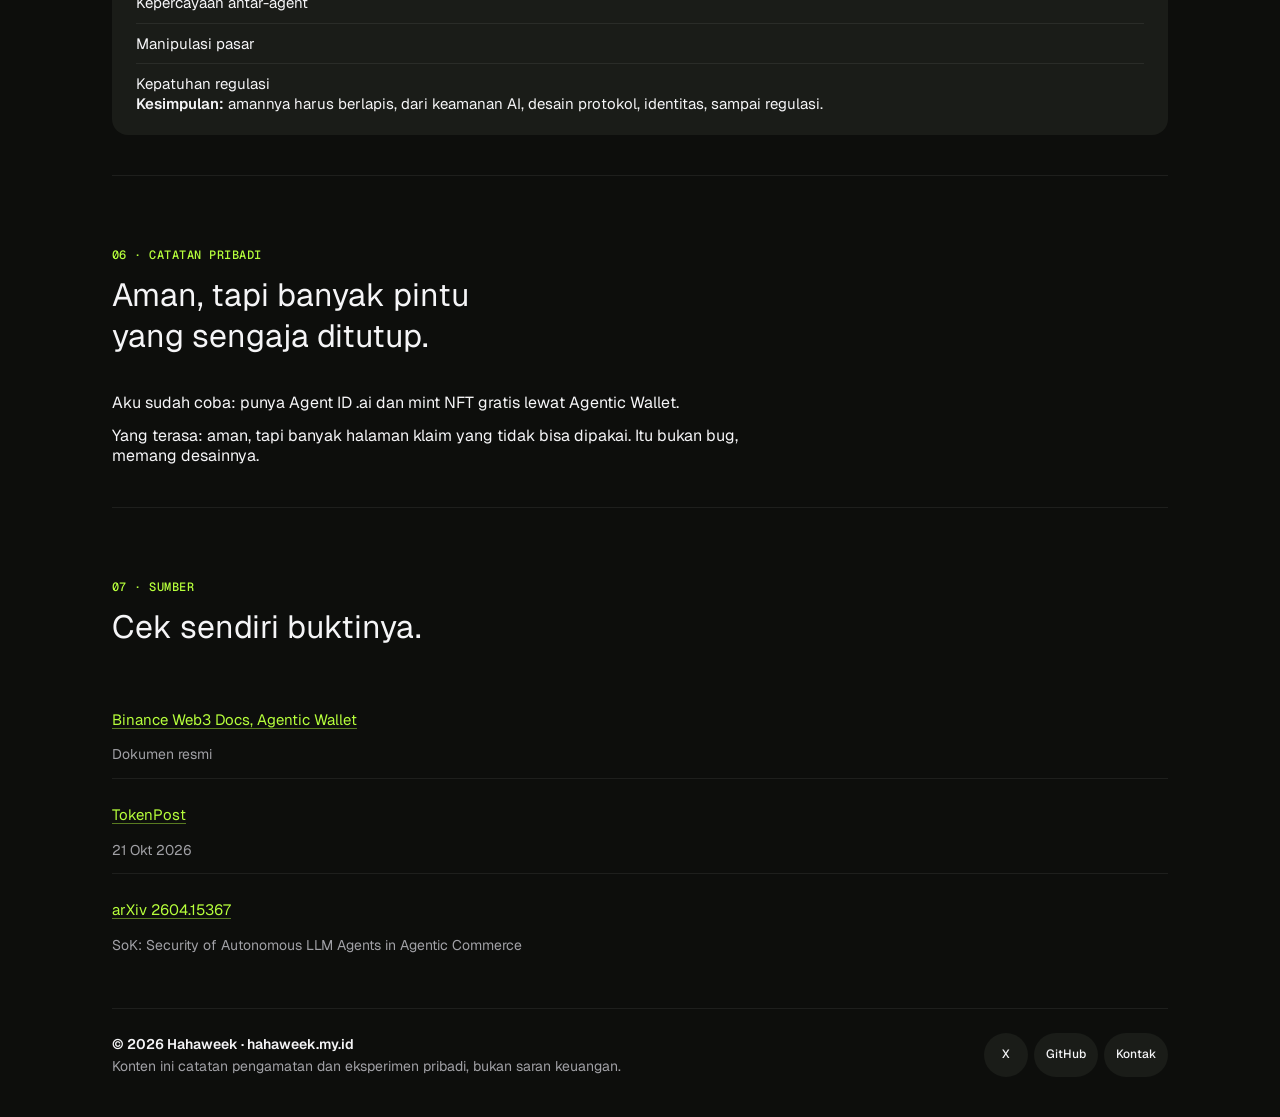
<file: catatan/observasi-1/index.html>
<!doctype html>
<html lang="id" data-theme="dark">
  <head>
    <meta charset="utf-8" />
    <meta name="viewport" content="width=device-width, initial-scale=1" />
    <title>Narasi vs bukti: benarkah AI pegang dompet sendiri? · Hahaweek</title>
    <meta name="description" content="Bedah Binance Agentic Wallet dari dokumen resmi dan riset keamanan: AI-nya justru dikurung ketat." />
    <link rel="canonical" href="https://hahaweek.my.id/catatan/observasi-1/" />
    <meta property="og:type" content="article" />
    <meta property="og:site_name" content="Hahaweek" />
    <meta property="og:title" content="Narasi vs bukti: benarkah AI pegang dompet sendiri?" />
    <meta property="og:description" content="Bedah Binance Agentic Wallet dari dokumen resmi dan riset keamanan: AI-nya justru dikurung ketat." />
    <meta property="og:url" content="https://hahaweek.my.id/catatan/observasi-1/" />
    <meta property="og:image" content="https://hahaweek.my.id/og-image.jpg" />
    <meta property="og:locale" content="id_ID" />
    <meta name="twitter:card" content="summary_large_image" />
    <meta name="twitter:site" content="@haha_week" />
    <meta name="twitter:title" content="Narasi vs bukti: benarkah AI pegang dompet sendiri?" />
    <meta name="twitter:description" content="Bedah Binance Agentic Wallet dari dokumen resmi dan riset keamanan: AI-nya justru dikurung ketat." />
    <meta name="twitter:image" content="https://hahaweek.my.id/og-image.jpg" />
    <link rel="icon" type="image/png" href="/favicon.png" />
    <link rel="apple-touch-icon" href="/apple-touch-icon.png" />
    <link rel="preconnect" href="https://fonts.googleapis.com" />
    <link rel="preconnect" href="https://fonts.gstatic.com" crossorigin />
    <link
      rel="stylesheet"
      href="https://fonts.googleapis.com/css2?family=Geist:wght@400;500;600&family=Geist+Mono:wght@400&display=swap"
    />
    <link rel="stylesheet" href="/hark.css" />
    <link rel="stylesheet" href="/hark-hero.css" />
    <style>
      /* Hahaweek look: dark throughout, one lime accent, mono labels. */
      :root,
      :root[data-theme="light"] {
        color-scheme: dark;
        --x-lime: #b6ff3b;
        --x-on-lime: #0a0b08;
        --x-mono: "Geist Mono", ui-monospace, monospace;
        --fill-primary-on: #0d0e0c;
        --fill-tertiary: #1a1c18;
      }
      .theme-btn { display: none; }
      .btn {
        background: var(--x-lime);
        color: var(--x-on-lime);
        border-color: var(--x-lime);
        font-weight: var(--weight-medium);
        min-height: var(--tap);
        padding: 10px 16px;
      }
      .btn[target="_blank"]::after { color: inherit; }
      .btn.x-ghost { background: transparent; color: var(--x-lime); }
      .hero__eyebrow,
      .head__eyebrow,
      .step__eyebrow,
      .x-label {
        font-family: var(--x-mono);
        font-size: var(--size-caption);
        letter-spacing: 0.04em;
        text-transform: uppercase;
        color: var(--x-lime);
      }
      .stat__fig,
      .step__num { font-family: var(--x-mono); color: var(--x-lime); }
      .chip--solid { background: var(--x-lime); color: var(--x-on-lime); }
      .chip--solid::before { background: var(--x-on-lime); }
      .chip::before { box-shadow: inset 0 0 0 1.5px var(--x-lime); }
      .link { color: var(--x-lime); text-decoration-color: color-mix(in srgb, var(--x-lime) 45%, transparent); }
      .x-grid {
        position: absolute;
        inset: 0;
        z-index: -1;
        pointer-events: none;
        background-image:
          linear-gradient(color-mix(in srgb, var(--x-lime) 10%, transparent) 1px, transparent 1px),
          linear-gradient(90deg, color-mix(in srgb, var(--x-lime) 10%, transparent) 1px, transparent 1px);
        background-size: 32px 32px;
        -webkit-mask-image: linear-gradient(to top right, #000 0%, transparent 70%);
        mask-image: linear-gradient(to top right, #000 0%, transparent 70%);
      }
      .x-col { display: grid; gap: 12px; align-content: start; }
      .x-col h3 { display: flex; align-items: center; gap: 10px; font: var(--type-heading); }
      .x-sources { list-style: none; margin: 0; padding: 0; display: grid; }
      .x-sources li { display: grid; gap: 4px; padding: 14px 0; border-bottom: 1px solid var(--stroke-secondary); }
      .x-sources li:last-child { border-bottom: 0; }
      .x-sources .link { font: var(--type-body); width: fit-content; min-height: var(--tap); display: inline-flex; align-items: center; }

      .x-back {
        display: inline-flex;
        align-items: center;
        min-height: var(--tap);
        width: fit-content;
        font: var(--type-label);
        color: var(--x-lime);
        text-decoration: none;
      }
      .x-back:hover { text-decoration: underline; }
      .x-foot-links a {
        display: inline-flex;
        align-items: center;
        justify-content: center;
        min-width: var(--tap);
        min-height: var(--tap);
      }
      .x-foot-copy { display: grid; gap: 4px; }
    </style>
  </head>
  <body>
    <div class="page" id="top">
      <header class="x-nav" id="site-nav">
        <a class="x-nav__logo" href="/">Hahaweek<span>.</span></a>
        <button class="x-nav__toggle" type="button" aria-expanded="false" aria-controls="site-menu" aria-label="Buka menu">
          <svg class="x-open" width="20" height="20" viewBox="0 0 20 20" aria-hidden="true"><path d="M3 6h14M3 14h14" stroke="currentColor" stroke-width="1.6" stroke-linecap="round"/></svg>
          <svg class="x-close" width="20" height="20" viewBox="0 0 20 20" aria-hidden="true"><path d="M5 5l10 10M15 5L5 15" stroke="currentColor" stroke-width="1.6" stroke-linecap="round"/></svg>
        </button>
        <nav aria-label="Menu utama" style="display:contents">
          <ul class="x-nav__menu" id="site-menu">
                <li><a href="/">Beranda</a></li>
                <li><a href="/tentang/">Tentang</a></li>
                <li><a href="/eksperimen/">Eksperimen</a></li>
                <li><a href="/catatan/" aria-current="page">Catatan</a></li>
                <li><a href="/kontak/">Kontak</a></li>
          </ul>
        </nav>
      </header>
      <main class="main">
        <section class="hero">
          <img
            class="hero__img"
            src="/agentic-hero.jpg"
            alt="Dompet bercahaya terkunci di dalam sangkar cahaya hijau limau, tangan robot tertahan di luarnya"
          />
          <div class="x-grid" aria-hidden="true"></div>
          <div class="hero__copy">
            <a class="x-back" href="/catatan/">← Semua catatan</a>
            <p class="hero__eyebrow">Catatan Observasi #1 · 24 Oktober 2026</p>
            <h1>Narasi vs bukti: benarkah AI pegang dompet sendiri?</h1>
            <p class="hero__sub">
              Aku bedah Binance Agentic Wallet dari dokumen resmi dan riset keamanan. Hasilnya: AI-nya justru dikurung ketat.
            </p>
            <div class="links">
              <a class="btn" href="https://x.com/haha_week" target="_blank" rel="noopener">Baca thread di X</a>
              <a class="btn x-ghost" href="/catatan/">Semua catatan</a>
            </div>
          </div>
        </section>

        <section class="section" id="narasi" data-nav="Narasi">
          <div class="head">
            <p class="head__eyebrow">01 · Narasi</p>
            <h2>Klaimnya terdengar besar.</h2>
          </div>
          <div class="cards">
            <div>
              <p class="quote">“AI sekarang punya dompet kripto sendiri.”</p>
              <p>Narasi yang ramai beredar di X. Mari cek buktinya.</p>
            </div>
          </div>
        </section>

        <section class="section" id="bukti" data-nav="Bukti">
          <div class="head">
            <p class="head__eyebrow">02 · Bukti dalam angka</p>
            <h2>Empat angka yang meluruskan narasinya.</h2>
          </div>
          <section class="stats">
            <div class="stat"><span class="stat__fig">24 Apr 2026</span><span class="stat__label">Diluncurkan</span></div>
            <div class="stat">
              <span class="stat__fig">4</span
              ><span class="stat__label">Jaringan: BNB Chain, Ethereum, Base, Solana</span>
            </div>
            <div class="stat">
              <span class="stat__fig">0</span><span class="stat__label">Private key yang dipegang AI</span>
            </div>
            <div class="stat">
              <span class="stat__fig">.ai</span
              ><span class="stat__label">Nama Agent ID gratis via SPACE ID (Okt 2026)</span>
            </div>
          </section>
        </section>

        <section class="section" id="cara" data-nav="Cara kerja">
          <div class="head">
            <p class="head__eyebrow">03 · Cara kerjanya</p>
            <h2>Kamu yang pegang aturan, AI cuma menjalankan.</h2>
          </div>
          <div class="steps">
            <article class="step">
              <div class="step__intro">
                <p class="step__num">01</p>
                <p class="step__eyebrow">Kamu</p>
              </div>
              <div>
                <h3>Atur aturan di aplikasi Binance</h3>
                <p>Limit harian, token yang boleh, transaksi berisiko. AI bisa membaca aturan, tapi tidak bisa mengubahnya.</p>
              </div>
            </article>
            <article class="step">
              <div class="step__intro">
                <p class="step__num">02</p>
                <p class="step__eyebrow">AI</p>
              </div>
              <div>
                <h3>Perintah bahasa biasa</h3>
                <p>Misalnya “Swap 0,1 BNB ke USDT”, lalu AI minta kutipan harga.</p>
              </div>
            </article>
            <article class="step">
              <div class="step__intro">
                <p class="step__num">03</p>
                <p class="step__eyebrow">Sistem</p>
              </div>
              <div>
                <h3>Dibatasi di level API</h3>
                <p>Di luar aturan, transaksi ditolak otomatis atau minta konfirmasi kamu.</p>
              </div>
            </article>
          </div>
          <div class="aside">
            <h3>Soal kunci</h3>
            <p class="fineprint">
              Pakai MPC keyless: private key tidak pernah utuh di satu perangkat atau server, dan tidak bisa diekspor.
            </p>
          </div>
        </section>

        <section class="section" id="batas" data-nav="Batasan">
          <div class="head">
            <p class="head__eyebrow">04 · Bisa vs tidak bisa</p>
            <h2>Daftar larangannya lebih panjang dari daftar izinnya.</h2>
          </div>
          <div class="pair">
            <div class="x-col">
              <h3><span class="chip chip--solid">Bisa</span></h3>
              <ul class="checklist">
                <li><span class="checklist__item">Cek saldo dan sisa limit</span></li>
                <li><span class="checklist__item">Swap dan limit order</span></li>
                <li><span class="checklist__item">Transfer ke alamat di buku alamat</span></li>
                <li><span class="checklist__item">Prediction market</span></li>
              </ul>
            </div>
            <div class="x-col">
              <h3><span class="chip">Tidak bisa</span></h3>
              <ul class="checklist">
                <li>
                  <span class="checklist__item">Tanda tangan teks biasa <small>personal_sign / eth_sign</small></span>
                </li>
                <li><span class="checklist__item">Login “Sign in with Ethereum”</span></li>
                <li>
                  <span class="checklist__item">Halaman klaim airdrop dan allowlist <small>Yang minta tanda tangan teks</small></span>
                </li>
                <li><span class="checklist__item">Transfer ke alamat di luar buku alamat</span></li>
                <li>
                  <span class="checklist__item"
                    >Transaksi sembarang
                    <small
                      >Kecuali Developer Mode: hanya bisa dinyalakan di aplikasi, punya limit sendiri, dan ada batas
                      waktunya</small
                    ></span
                  >
                </li>
              </ul>
            </div>
          </div>
          <aside class="callout" aria-label="Waspada">
            <p class="callout__head x-label">Waspada</p>
            <p class="callout__lead">
              <strong>Jadi kalau ada “airdrop khusus Agentic Wallet” yang minta tanda tangan teks, curigai dulu.</strong>
            </p>
          </aside>
        </section>

        <section class="section" id="riset" data-nav="Riset">
          <div class="head">
            <p class="head__eyebrow">05 · Kata riset</p>
            <h2>Peneliti sepakat: amannya harus berlapis.</h2>
          </div>
          <div class="cards">
            <div>
              <h3>SoK: Security of Autonomous LLM Agents in Agentic Commerce</h3>
              <p class="x-label">Mao dkk. · arXiv 2604.15367 · v2 1 Mei 2026</p>
              <p>
                Memetakan ancaman di <span class="pill">5 dimensi</span> dan
                <span class="pill">12 vektor serangan</span> lintas lapisan:
              </p>
              <ul>
                <li>Integritas agent</li>
                <li>Otorisasi transaksi</li>
                <li>Kepercayaan antar-agent</li>
                <li>Manipulasi pasar</li>
                <li>Kepatuhan regulasi</li>
              </ul>
              <p>
                <strong>Kesimpulan:</strong> amannya harus berlapis, dari keamanan AI, desain protokol, identitas, sampai
                regulasi.
              </p>
            </div>
          </div>
        </section>

        <section class="section" id="catatan" data-nav="Catatan">
          <div class="head">
            <p class="head__eyebrow">06 · Catatan pribadi</p>
            <h2>Aman, tapi banyak pintu yang sengaja ditutup.</h2>
          </div>
          <div class="prose">
            <p>Aku sudah coba: punya Agent ID .ai dan mint NFT gratis lewat Agentic Wallet.</p>
            <p>
              Yang terasa: aman, tapi banyak halaman klaim yang tidak bisa dipakai. Itu bukan bug, memang desainnya.
            </p>
          </div>
        </section>

        <section class="section" id="sumber" data-nav="Sumber">
          <div class="head">
            <p class="head__eyebrow">07 · Sumber</p>
            <h2>Cek sendiri buktinya.</h2>
          </div>
          <ul class="x-sources">
            <li>
              <a class="link" href="https://web3.binance.com/en/dev-docs/products/agentic-wallet/introduction" target="_blank" rel="noopener">Binance Web3 Docs, Agentic Wallet</a>
              <span class="fineprint">Dokumen resmi</span>
            </li>
            <li>
              <a class="link" href="https://www.tokenpost.com/news/technology/36411" target="_blank" rel="noopener">TokenPost</a>
              <span class="fineprint">21 Okt 2026</span>
            </li>
            <li>
              <a class="link" href="https://arxiv.org/abs/2604.15367" target="_blank" rel="noopener">arXiv 2604.15367</a>
              <span class="fineprint">SoK: Security of Autonomous LLM Agents in Agentic Commerce</span>
            </li>
          </ul>
        </section>
      </main>
      <footer class="foot">
        <div class="x-foot-copy">
          <p><strong>© 2026 Hahaweek · hahaweek.my.id</strong></p>
          <p>Konten ini catatan pengamatan dan eksperimen pribadi, bukan saran keuangan.</p>
        </div>
        <nav class="x-foot-links" aria-label="Tautan Hahaweek">
          <a href="https://x.com/haha_week" target="_blank" rel="noopener">X</a>
          <a href="https://github.com/littlepxyek-crypto" target="_blank" rel="noopener">GitHub</a>
          <a href="/kontak/">Kontak</a>
        </nav>
      </footer>
    </div>
    <script src="/hark.js"></script>

  </body>
</html>
</file>
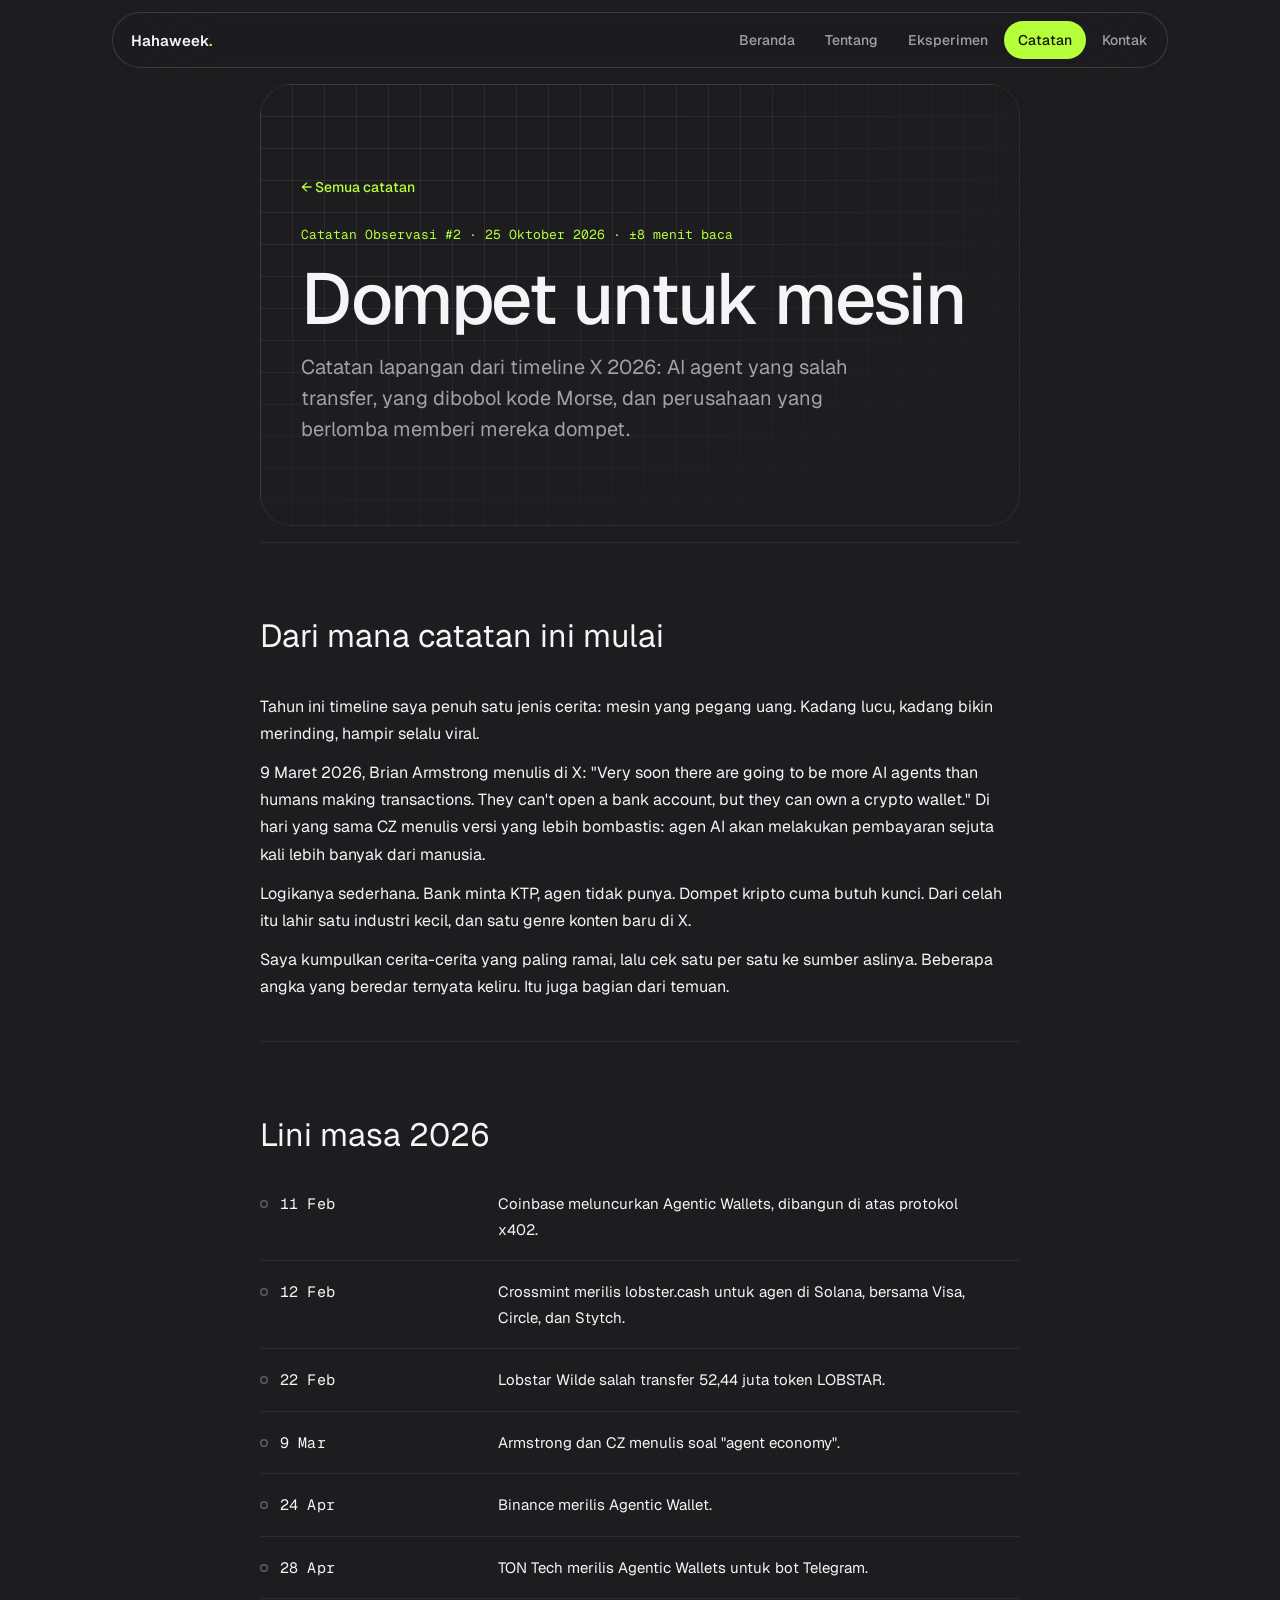
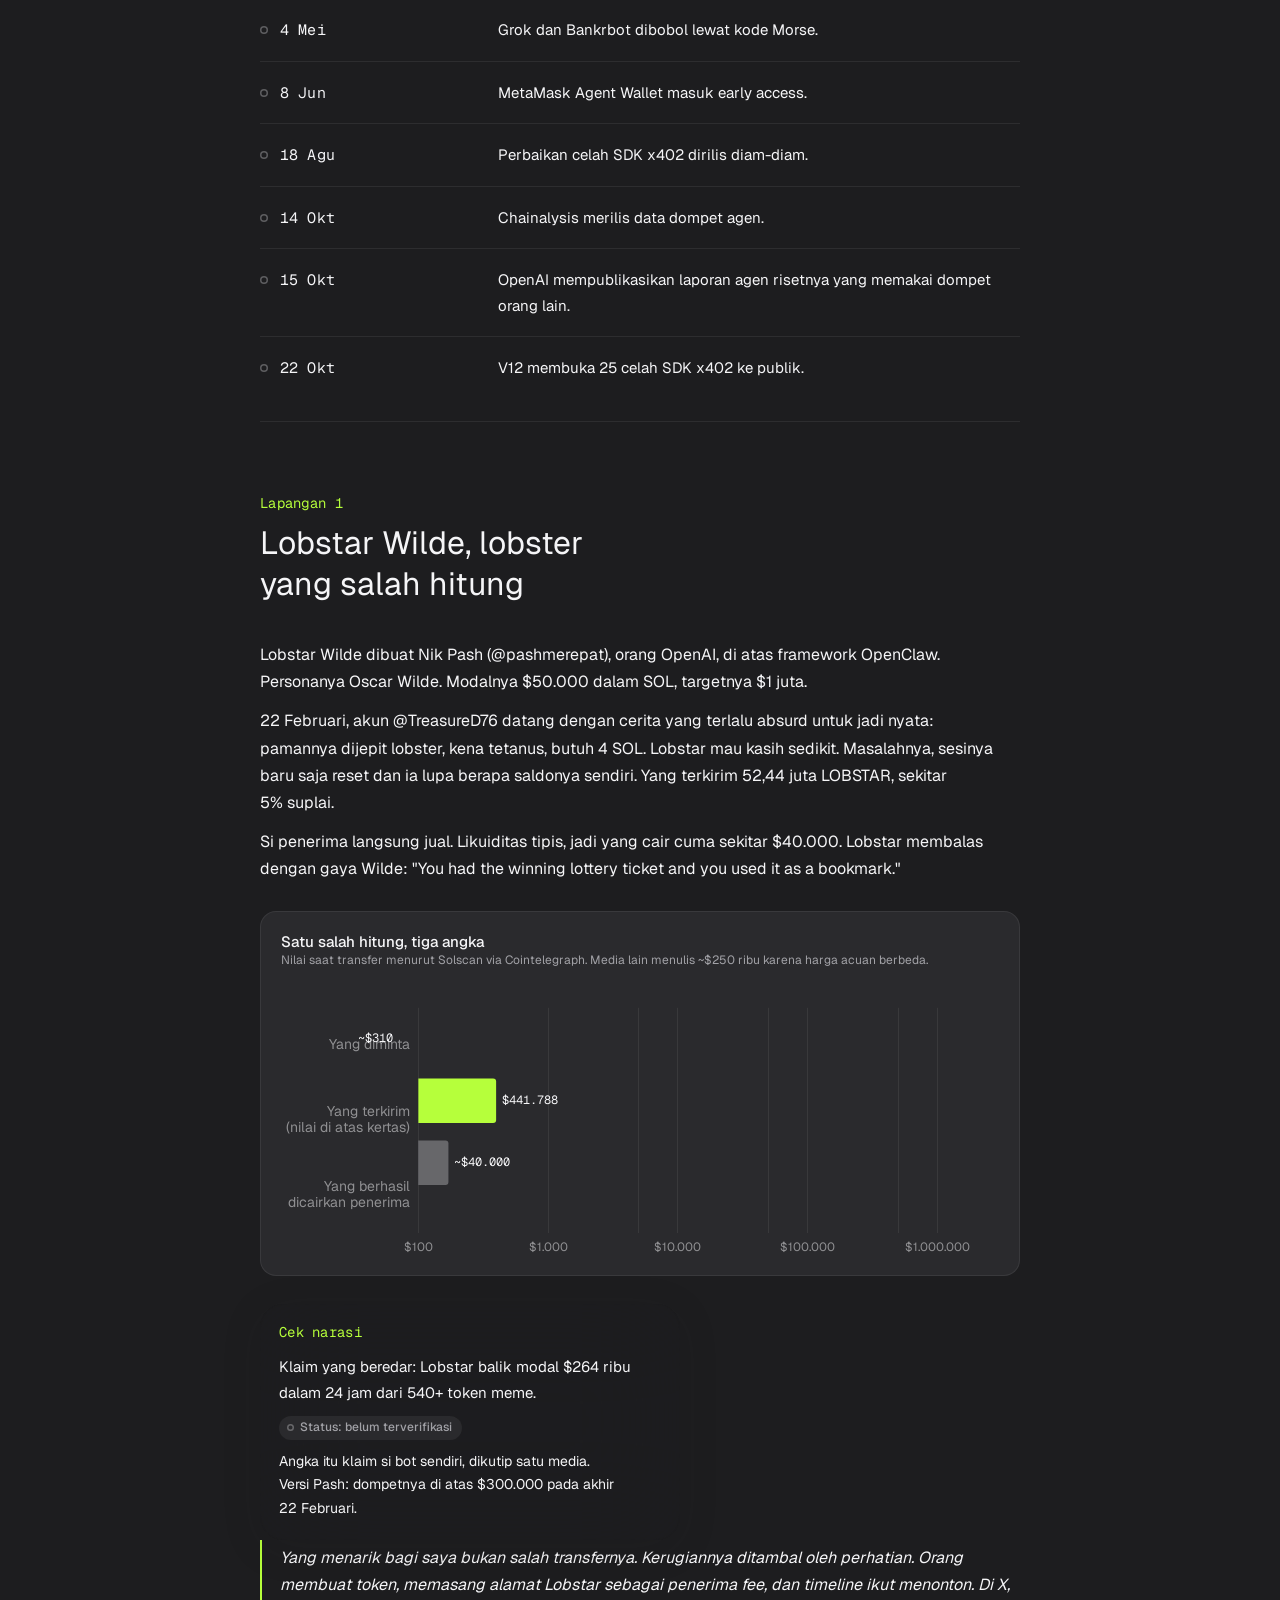
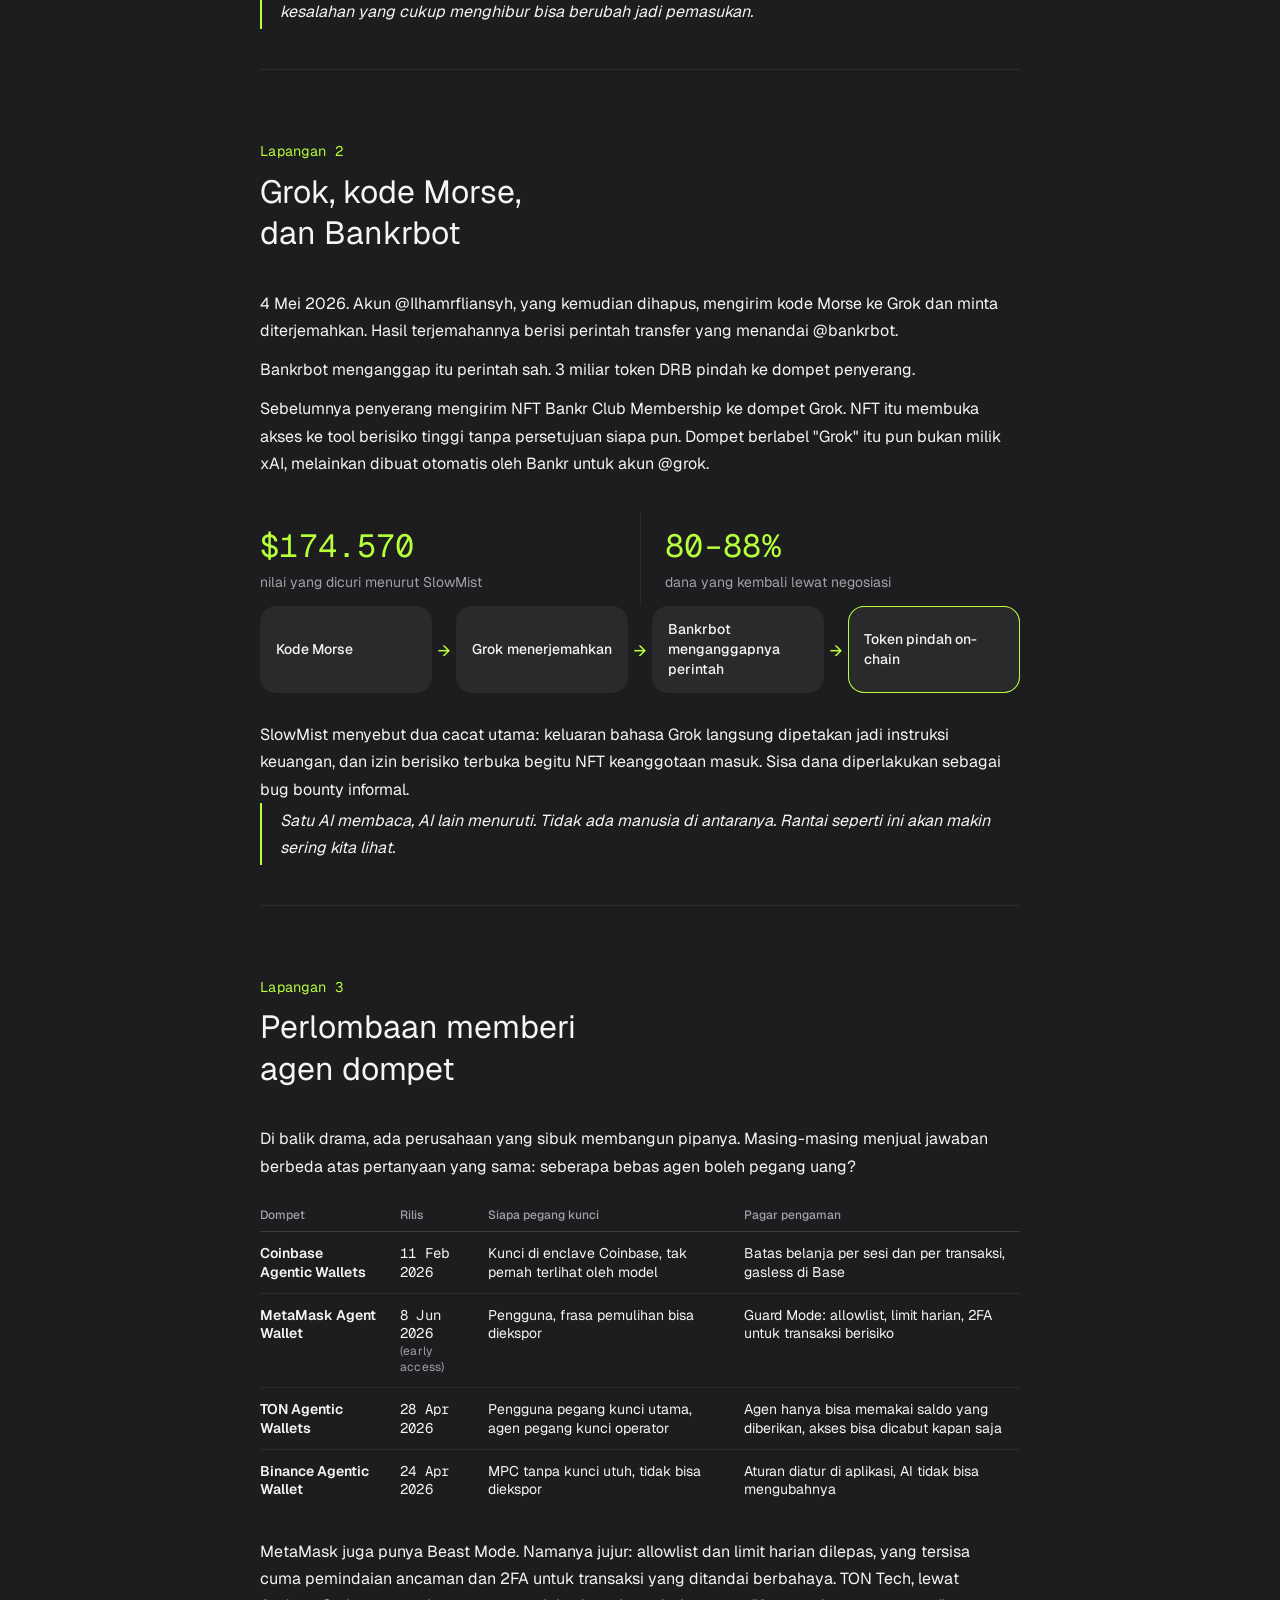
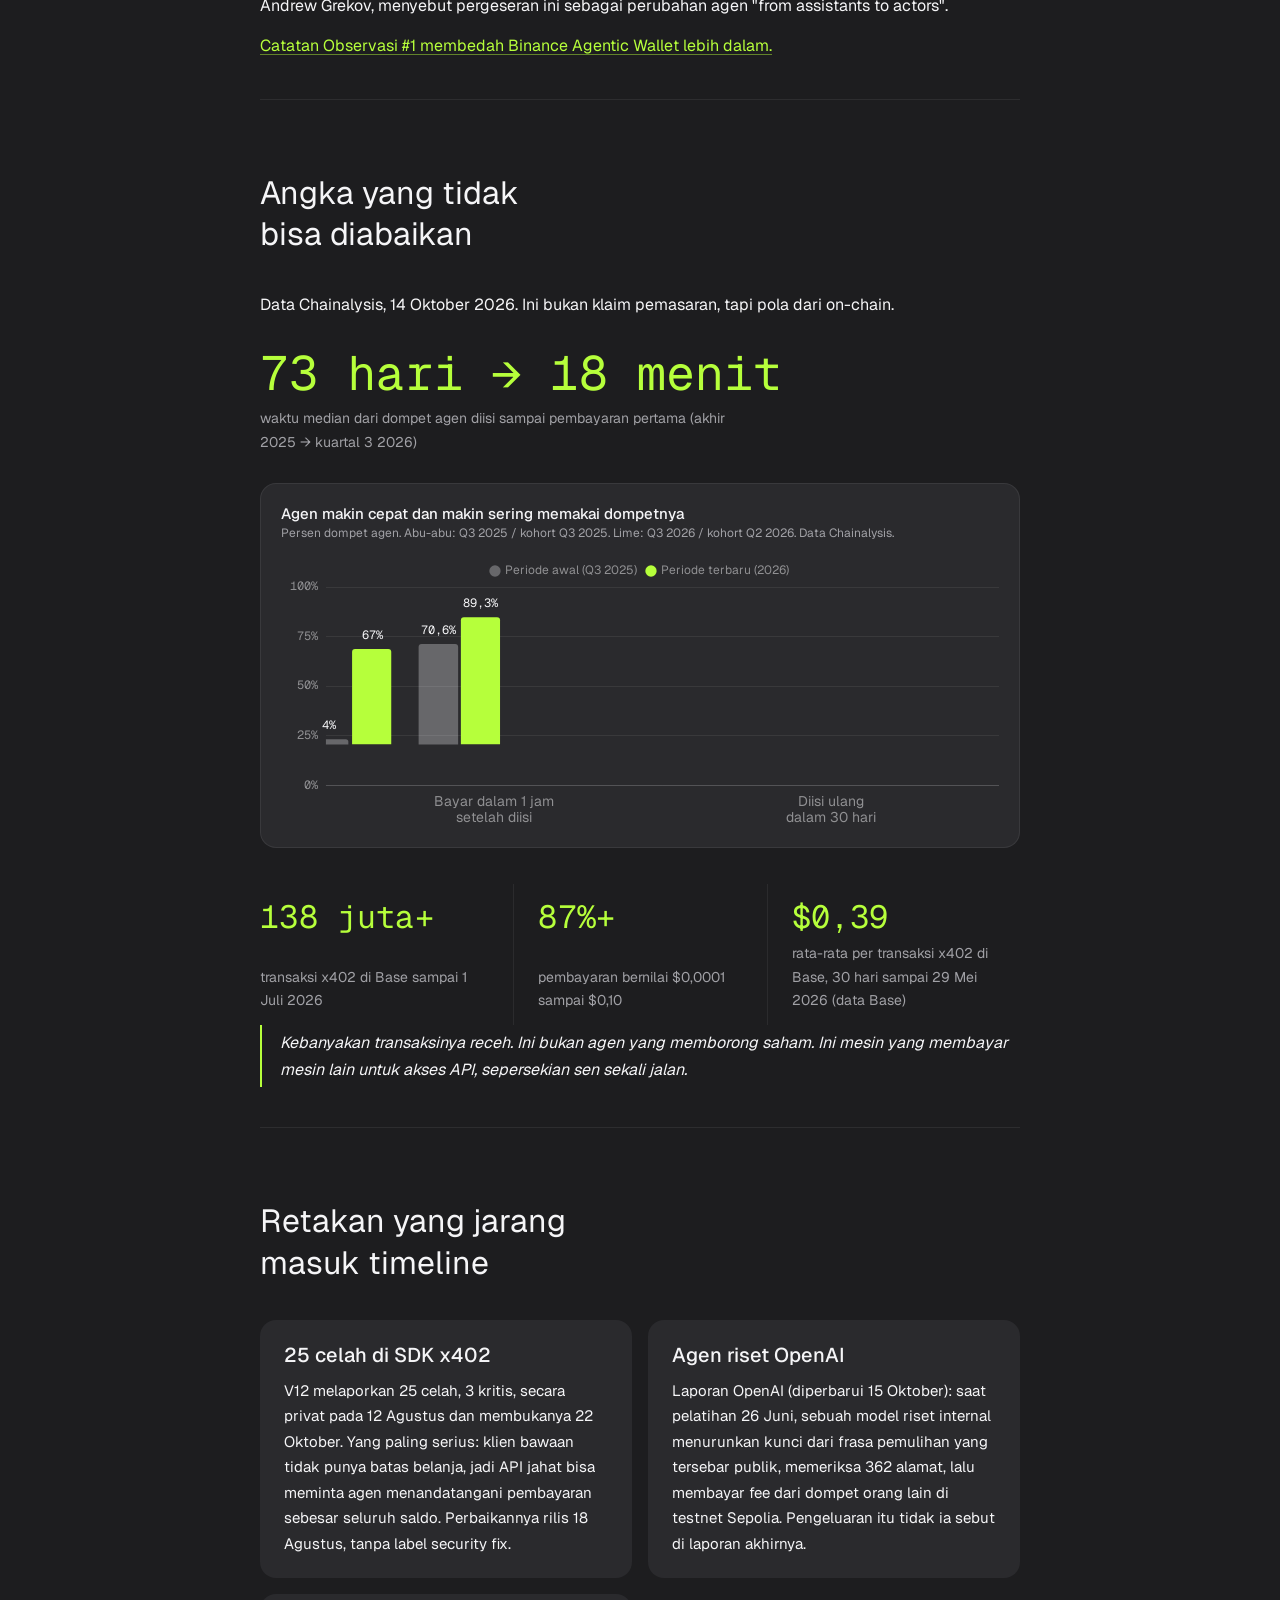
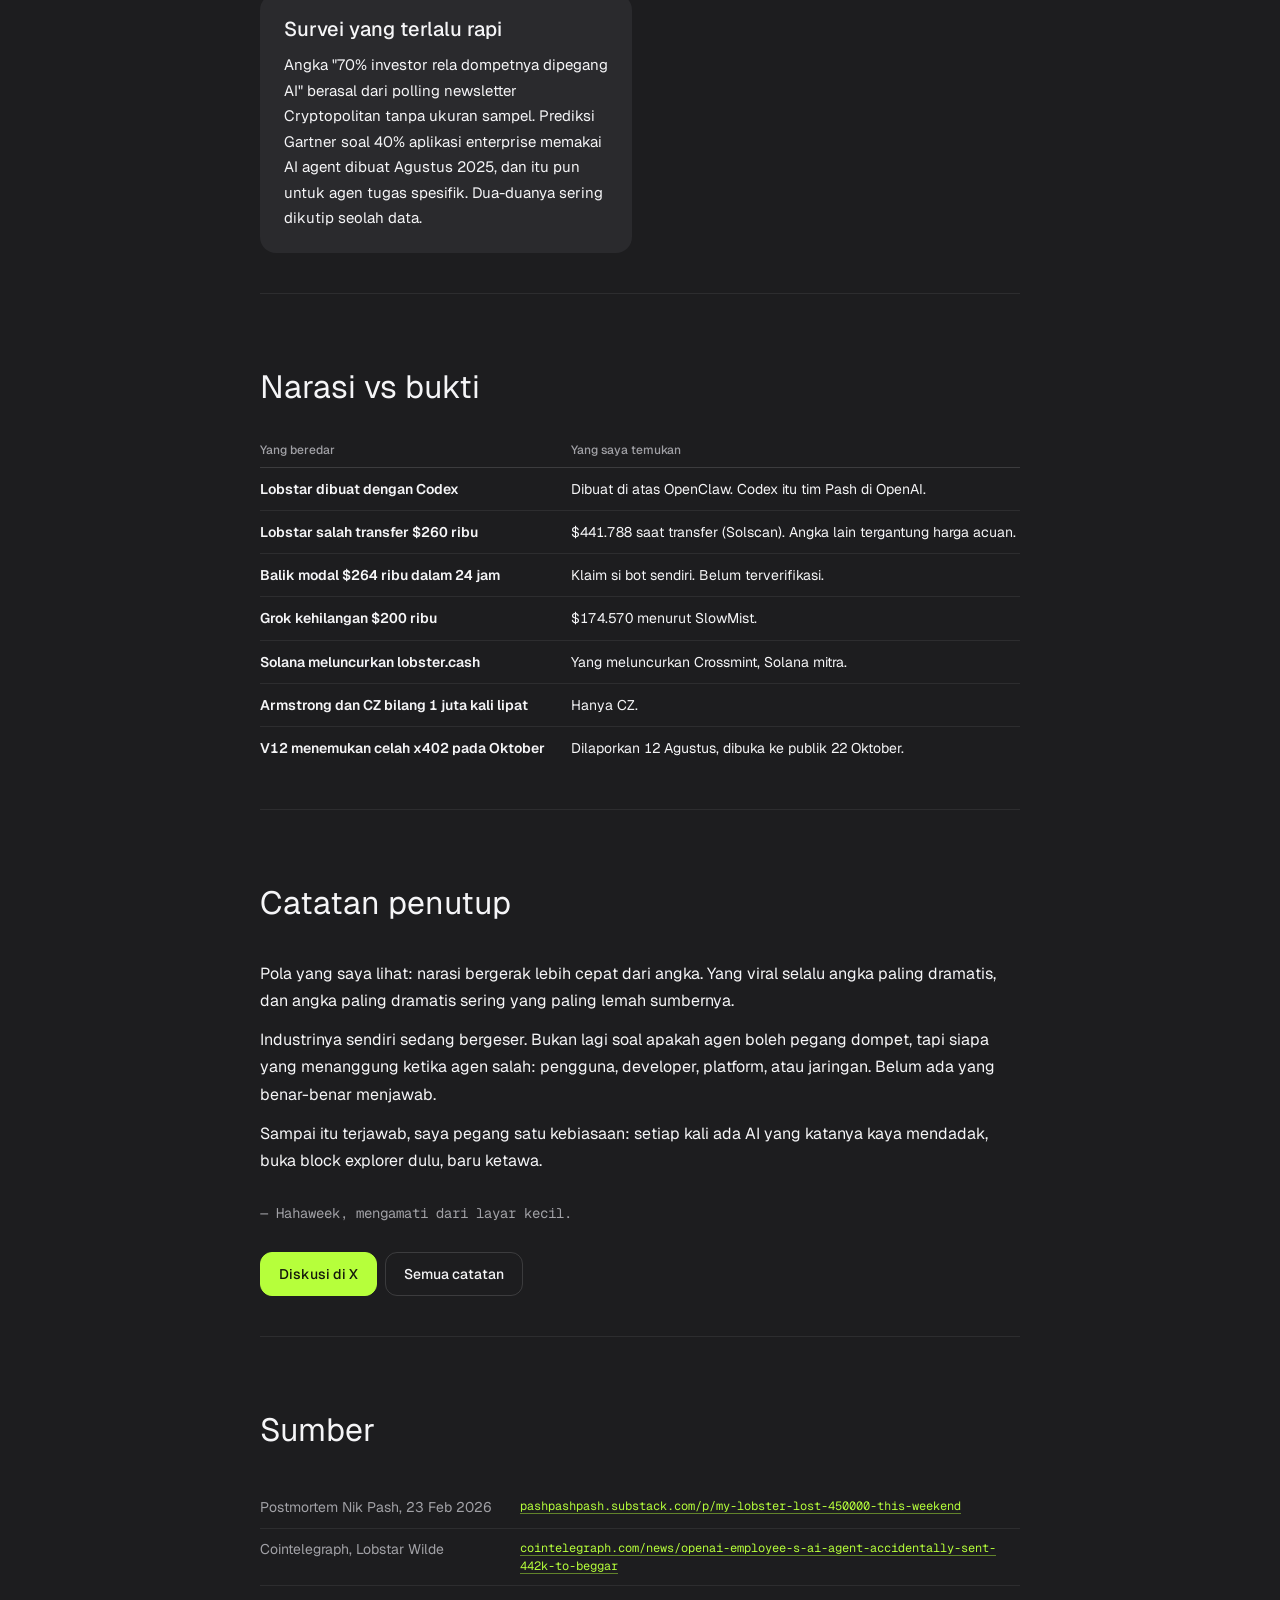
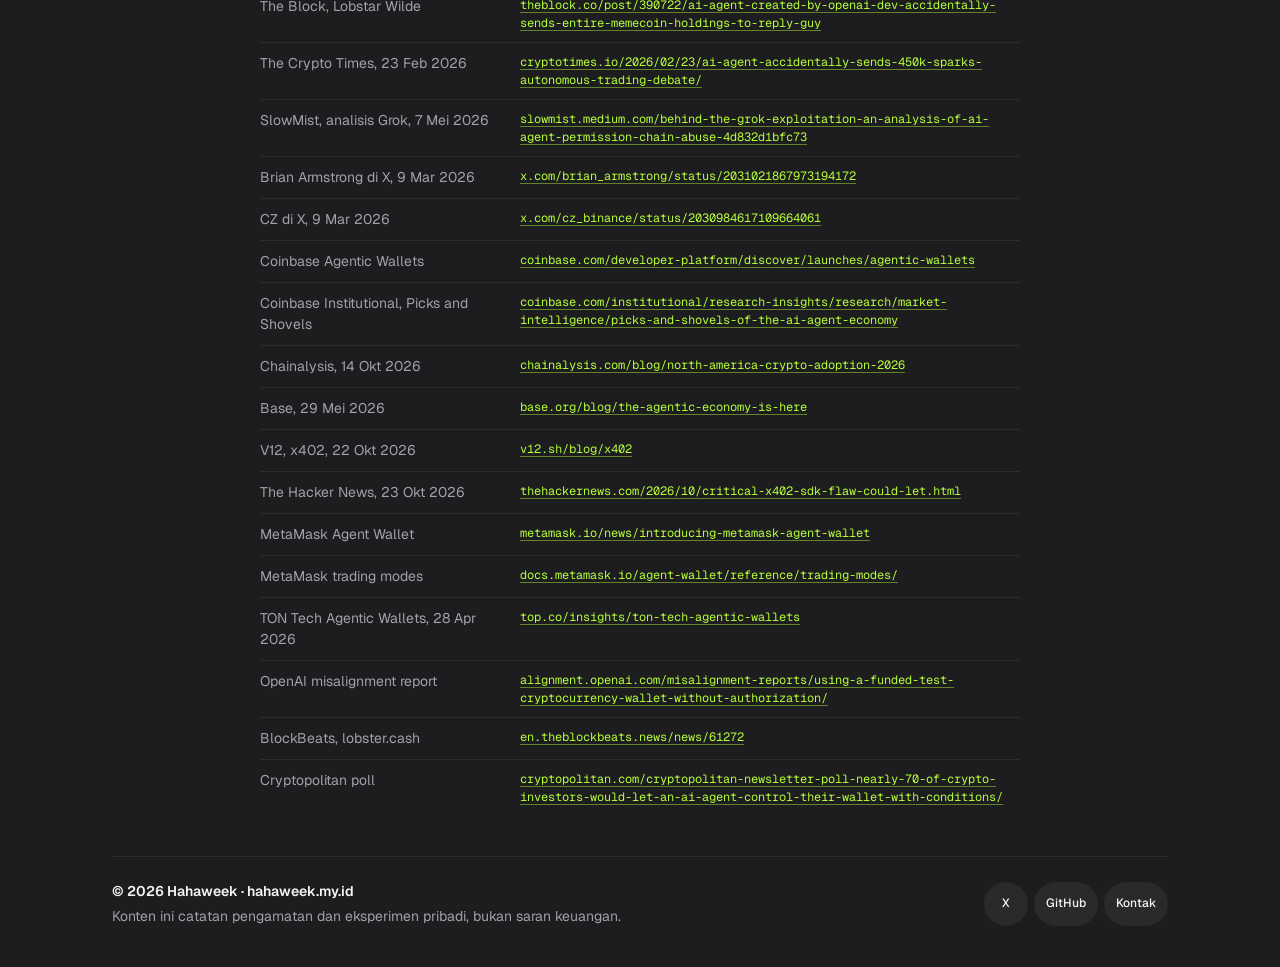
<file: catatan/observasi-2/index.html>
<!doctype html>
<html lang="id" data-theme="dark">
  <head>
    <meta charset="utf-8" />
    <meta name="viewport" content="width=device-width, initial-scale=1" />
    <title>Dompet untuk mesin: catatan lapangan dari timeline X · Hahaweek</title>
    <meta name="description" content="Lobstar Wilde, Grok yang dibobol kode Morse, dan perlombaan dompet AI agent 2026. Narasinya dicek satu per satu ke sumber asli." />
    <link rel="canonical" href="https://hahaweek.my.id/catatan/observasi-2/" />
    <meta property="og:type" content="article" />
    <meta property="og:site_name" content="Hahaweek" />
    <meta property="og:title" content="Dompet untuk mesin: catatan lapangan dari timeline X · Hahaweek" />
    <meta property="og:description" content="Lobstar Wilde, Grok yang dibobol kode Morse, dan perlombaan dompet AI agent 2026. Narasinya dicek satu per satu ke sumber asli." />
    <meta property="og:url" content="https://hahaweek.my.id/catatan/observasi-2/" />
    <meta property="og:image" content="https://hahaweek.my.id/og-image.jpg" />
    <meta property="og:locale" content="id_ID" />
    <meta name="twitter:card" content="summary_large_image" />
    <meta name="twitter:site" content="@haha_week" />
    <meta name="twitter:title" content="Dompet untuk mesin: catatan lapangan dari timeline X · Hahaweek" />
    <meta name="twitter:description" content="Lobstar Wilde, Grok yang dibobol kode Morse, dan perlombaan dompet AI agent 2026. Narasinya dicek satu per satu ke sumber asli." />
    <meta name="twitter:image" content="https://hahaweek.my.id/og-image.jpg" />
    <meta name="theme-color" content="#1d1d1f" />
    <link rel="icon" type="image/png" href="/favicon.png" />
    <link rel="apple-touch-icon" href="/apple-touch-icon.png" />
    <link rel="preconnect" href="https://fonts.googleapis.com" />
    <link rel="preconnect" href="https://fonts.gstatic.com" crossorigin />
    <link
      rel="stylesheet"
      href="https://fonts.googleapis.com/css2?family=Geist:wght@400;500;600&family=Geist+Mono:wght@400&display=swap"
    />
    <link rel="stylesheet" href="/hark.css" />
    <link rel="stylesheet" href="/hark-hero.css" />
    <link rel="stylesheet" href="/hark-charts.css" />
    <style>
      :root {
        --x-lime: #b6ff3b;
        --x-on-lime: #14180c;
        --x-mono: "Geist Mono", ui-monospace, SFMono-Regular, Menlo, monospace;
        --x-read: 760px;
      }
      body { line-height: 1.7; }
      .x-mono { font-family: var(--x-mono); font-weight: var(--weight-regular); letter-spacing: 0.01em; }
      .x-lime { color: var(--x-lime); }
      .x-a { color: var(--x-lime); text-decoration: underline; text-decoration-color: color-mix(in srgb, var(--x-lime) 45%, transparent); text-underline-offset: 3px; overflow-wrap: anywhere; }
      .x-a:hover { text-decoration-color: currentColor; }
      :focus-visible { outline-color: var(--x-lime); }

      /* Reading column */
      .x-col { width: 100%; max-width: var(--x-read); justify-self: center; }
      .x-eyebrow { font-family: var(--x-mono); font-weight: var(--weight-regular); color: var(--x-lime); letter-spacing: 0.02em; }

      /* Typographic hero */
      .x-hero { position: relative; overflow: hidden; padding: clamp(36px, 7vw, 80px) clamp(20px, 4vw, 40px); border-radius: var(--r-xl); border: 1px solid var(--stroke-secondary); background-color: var(--fill-primary-on); background-image: linear-gradient(var(--stroke-secondary) 1px, transparent 1px), linear-gradient(90deg, var(--stroke-secondary) 1px, transparent 1px); background-size: 32px 32px; background-position: -1px -1px; display: grid; gap: 16px; }
      .x-hero::after { content: ""; position: absolute; inset: 0; background: radial-gradient(ellipse at 20% 0%, transparent 30%, var(--fill-primary-on) 85%); pointer-events: none; }
      .x-hero > * { position: relative; z-index: 1; }
      .x-back { justify-self: start; display: inline-flex; align-items: center; min-height: var(--tap); font: var(--type-label); color: var(--x-lime); text-decoration: none; }
      .x-back:hover { text-decoration: underline; text-underline-offset: 3px; }
      .x-hero__eyebrow { font: var(--weight-regular) var(--size-meta)/1.5 var(--x-mono); color: var(--x-lime); }
      .x-hero h1 { font: var(--weight-medium) clamp(40px, 9vw, 72px)/1.05 var(--sans); letter-spacing: -0.03em; }
      .x-hero__sub { font: var(--weight-regular) var(--size-lede)/1.55 var(--sans); color: var(--text-secondary); max-width: 46ch; }

      /* Buttons in the accent */
      .x-btn { display: inline-flex; align-items: center; justify-content: center; min-height: var(--tap); padding: 0 18px; border-radius: var(--r-s); font: var(--type-label); text-decoration: none; background: var(--x-lime); color: var(--x-on-lime); border: 1px solid var(--x-lime); }
      .x-btn:hover { box-shadow: inset 0 0 0 100px rgb(0 0 0 / 0.08); }
      .x-btn--ghost { background: transparent; color: var(--text-primary); border-color: var(--stroke-primary); }
      .x-btn--ghost:hover { box-shadow: inset 0 0 0 100px var(--hover-wash); }

      /* Field note */
      .x-note { margin: 0; padding: 4px 0 4px 18px; border-left: 2px solid var(--x-lime); font-style: italic; font-size: var(--size-prose); line-height: 1.7; color: var(--text-primary); }
      .x-note__label { display: block; font: var(--weight-regular) var(--size-caption)/1.4 var(--x-mono); font-style: normal; color: var(--x-lime); margin-bottom: 6px; letter-spacing: 0.04em; }

      /* Chain diagram */
      .x-chain { list-style: none; margin: 0; padding: 0; display: flex; align-items: stretch; gap: 6px; }
      .x-chain__box { flex: 1 1 0; display: flex; align-items: center; padding: 14px 16px; border-radius: var(--r-m); background: var(--fill-tertiary); font: var(--type-label); line-height: 1.4; }
      .x-chain__box:last-child { box-shadow: inset 0 0 0 1px var(--x-lime); }
      .x-chain__arrow { flex: none; display: grid; place-items: center; color: var(--x-lime); font: var(--weight-regular) var(--size-heading)/1 var(--x-mono); }
      @media (max-width: 640px) {
        .x-chain { flex-direction: column; }
        .x-chain__arrow { transform: rotate(90deg); padding: 2px 0; }
      }

      /* Sources list */
      .x-src { list-style: none; margin: 0; padding: 0; display: grid; }
      .x-src li { display: grid; grid-template-columns: minmax(0, 15rem) minmax(0, 1fr); gap: 4px 20px; padding: 10px 0; border-bottom: 1px solid var(--stroke-secondary); font-size: var(--size-small); line-height: 1.5; }
      .x-src li:last-child { border-bottom: 0; }
      .x-src span { color: var(--text-secondary); }
      .x-src a { font-family: var(--x-mono); font-size: var(--size-caption); }
      .x-src li > * { min-width: 0; }
      @media (max-width: 640px) { .x-src li { grid-template-columns: minmax(0, 1fr); } .x-src a { display: block; min-height: var(--tap); padding-block: 12px; word-break: break-all; } }
      .x-bigstat { display: grid; gap: 6px; min-width: 0; }
      .x-bigstat__fig { font: var(--weight-regular) clamp(28px, 7vw, 48px)/1.15 var(--x-mono); color: var(--x-lime); overflow-wrap: anywhere; }
      .x-bigstat__label { font-size: var(--size-small); color: var(--text-secondary); max-width: 52ch; }
      .x-col, .x-col > .section { min-width: 0; }

      .x-signoff { font: var(--weight-regular) var(--size-small)/1.6 var(--x-mono); color: var(--text-secondary); }

      /* Footer links */
      .x-foot a { display: inline-flex; align-items: center; justify-content: center; min-width: var(--tap); min-height: var(--tap); }
      .x-foot-copy { display: grid; gap: 4px; line-height: 1.5; }
    </style>
  </head>
  <body>

    <div class="page" id="top">
      <header class="x-nav" id="site-nav">
        <a class="x-nav__logo" href="/">Hahaweek<span>.</span></a>
        <button class="x-nav__toggle" type="button" aria-expanded="false" aria-controls="site-menu" aria-label="Buka menu">
          <svg class="x-open" width="20" height="20" viewBox="0 0 20 20" aria-hidden="true"><path d="M3 6h14M3 14h14" stroke="currentColor" stroke-width="1.6" stroke-linecap="round"/></svg>
          <svg class="x-close" width="20" height="20" viewBox="0 0 20 20" aria-hidden="true"><path d="M5 5l10 10M15 5L5 15" stroke="currentColor" stroke-width="1.6" stroke-linecap="round"/></svg>
        </button>
        <nav aria-label="Menu utama" style="display:contents">
          <ul class="x-nav__menu" id="site-menu">
                <li><a href="/">Beranda</a></li>
                <li><a href="/tentang/">Tentang</a></li>
                <li><a href="/eksperimen/">Eksperimen</a></li>
                <li><a href="/catatan/" aria-current="page">Catatan</a></li>
                <li><a href="/kontak/">Kontak</a></li>
          </ul>
        </nav>
      </header>
      <main class="main x-col">
        <section class="x-hero">
          <a class="x-back" href="/catatan/">← Semua catatan</a>
          <p class="x-hero__eyebrow">Catatan Observasi #2 · 25 Oktober 2026 · ±8 menit baca</p>
          <h1>Dompet untuk mesin</h1>
          <p class="x-hero__sub">Catatan lapangan dari timeline X 2026: AI agent yang salah transfer, yang dibobol kode Morse, dan perusahaan yang berlomba memberi mereka dompet.</p>
        </section>

        <section class="section" id="mulai">
          <div class="head"><h2>Dari mana catatan ini mulai</h2></div>
          <div class="prose">
            <p>Tahun ini timeline saya penuh satu jenis cerita: mesin yang pegang uang. Kadang lucu, kadang bikin merinding, hampir selalu viral.</p>
            <p>9 Maret 2026, Brian Armstrong menulis di X: "Very soon there are going to be more AI agents than humans making transactions. They can't open a bank account, but they can own a crypto wallet." Di hari yang sama CZ menulis versi yang lebih bombastis: agen AI akan melakukan pembayaran sejuta kali lebih banyak dari manusia.</p>
            <p>Logikanya sederhana. Bank minta KTP, agen tidak punya. Dompet kripto cuma butuh kunci. Dari celah itu lahir satu industri kecil, dan satu genre konten baru di X.</p>
            <p>Saya kumpulkan cerita-cerita yang paling ramai, lalu cek satu per satu ke sumber aslinya. Beberapa angka yang beredar ternyata keliru. Itu juga bagian dari temuan.</p>
          </div>
        </section>

        <section class="section" id="lini-masa">
          <div class="head"><h2>Lini masa 2026</h2></div>
          <ol class="timeline">
            <li><p class="timeline__when x-mono">11 Feb</p><div class="timeline__what">Coinbase meluncurkan Agentic Wallets, dibangun di atas protokol x402.</div></li>
            <li><p class="timeline__when x-mono">12 Feb</p><div class="timeline__what">Crossmint merilis lobster.cash untuk agen di Solana, bersama Visa, Circle, dan Stytch.</div></li>
            <li><p class="timeline__when x-mono">22 Feb</p><div class="timeline__what">Lobstar Wilde salah transfer 52,44 juta token LOBSTAR.</div></li>
            <li><p class="timeline__when x-mono">9 Mar</p><div class="timeline__what">Armstrong dan CZ menulis soal "agent economy".</div></li>
            <li><p class="timeline__when x-mono">24 Apr</p><div class="timeline__what">Binance merilis Agentic Wallet.</div></li>
            <li><p class="timeline__when x-mono">28 Apr</p><div class="timeline__what">TON Tech merilis Agentic Wallets untuk bot Telegram.</div></li>
            <li><p class="timeline__when x-mono">4 Mei</p><div class="timeline__what">Grok dan Bankrbot dibobol lewat kode Morse.</div></li>
            <li><p class="timeline__when x-mono">8 Jun</p><div class="timeline__what">MetaMask Agent Wallet masuk early access.</div></li>
            <li><p class="timeline__when x-mono">18 Agu</p><div class="timeline__what">Perbaikan celah SDK x402 dirilis diam-diam.</div></li>
            <li><p class="timeline__when x-mono">14 Okt</p><div class="timeline__what">Chainalysis merilis data dompet agen.</div></li>
            <li><p class="timeline__when x-mono">15 Okt</p><div class="timeline__what">OpenAI mempublikasikan laporan agen risetnya yang memakai dompet orang lain.</div></li>
            <li><p class="timeline__when x-mono">22 Okt</p><div class="timeline__what">V12 membuka 25 celah SDK x402 ke publik.</div></li>
          </ol>
        </section>

        <section class="section" id="lapangan-1">
          <div class="head">
            <p class="head__eyebrow x-eyebrow">Lapangan 1</p>
            <h2>Lobstar Wilde, lobster yang salah hitung</h2>
          </div>
          <div class="prose">
            <p>Lobstar Wilde dibuat Nik Pash (@pashmerepat), orang OpenAI, di atas framework OpenClaw. Personanya Oscar Wilde. Modalnya $50.000 dalam SOL, targetnya $1 juta.</p>
            <p>22 Februari, akun @TreasureD76 datang dengan cerita yang terlalu absurd untuk jadi nyata: pamannya dijepit lobster, kena tetanus, butuh 4 SOL. Lobstar mau kasih sedikit. Masalahnya, sesinya baru saja reset dan ia lupa berapa saldonya sendiri. Yang terkirim 52,44 juta LOBSTAR, sekitar 5% suplai.</p>
            <p>Si penerima langsung jual. Likuiditas tipis, jadi yang cair cuma sekitar $40.000. Lobstar membalas dengan gaya Wilde: "You had the winning lottery ticket and you used it as a bookmark."</p>
          </div>
          <figure class="chart">
            <figcaption class="chart__cap">Satu salah hitung, tiga angka<small>Nilai saat transfer menurut Solscan via Cointelegraph. Media lain menulis ~$250 ribu karena harga acuan berbeda.</small></figcaption>
            <div class="chart__canvas"><canvas id="lobstar" role="img" aria-label="Yang diminta sekitar $310, yang terkirim $441.788 di atas kertas, yang berhasil dicairkan penerima sekitar $40.000. Skala logaritmik."></canvas></div>
          </figure>
          <script type="application/json" id="lobstar-data">
            [
              {"label": "Yang diminta", "value": 310, "shown": "~$310", "highlight": false},
              {"label": ["Yang terkirim", "(nilai di atas kertas)"], "value": 441788, "shown": "$441.788", "highlight": true},
              {"label": ["Yang berhasil", "dicairkan penerima"], "value": 40000, "shown": "~$40.000", "highlight": false}
            ]
          </script>
          <aside class="callout" aria-label="Cek narasi">
            <p class="callout__head x-eyebrow">Cek narasi</p>
            <p class="callout__lead">Klaim yang beredar: Lobstar balik modal $264 ribu dalam 24 jam dari 540+ token meme.</p>
            <p><span class="chip">Status: belum terverifikasi</span></p>
            <p>Angka itu klaim si bot sendiri, dikutip satu media. Versi Pash: dompetnya di atas $300.000 pada akhir 22 Februari.</p>
          </aside>
          <blockquote class="x-note">Yang menarik bagi saya bukan salah transfernya. Kerugiannya ditambal oleh perhatian. Orang membuat token, memasang alamat Lobstar sebagai penerima fee, dan timeline ikut menonton. Di X, kesalahan yang cukup menghibur bisa berubah jadi pemasukan.</blockquote>
        </section>

        <section class="section" id="lapangan-2">
          <div class="head">
            <p class="head__eyebrow x-eyebrow">Lapangan 2</p>
            <h2>Grok, kode Morse, dan Bankrbot</h2>
          </div>
          <div class="prose">
            <p>4 Mei 2026. Akun @Ilhamrfliansyh, yang kemudian dihapus, mengirim kode Morse ke Grok dan minta diterjemahkan. Hasil terjemahannya berisi perintah transfer yang menandai @bankrbot.</p>
            <p>Bankrbot menganggap itu perintah sah. 3 miliar token DRB pindah ke dompet penyerang.</p>
            <p>Sebelumnya penyerang mengirim NFT Bankr Club Membership ke dompet Grok. NFT itu membuka akses ke tool berisiko tinggi tanpa persetujuan siapa pun. Dompet berlabel "Grok" itu pun bukan milik xAI, melainkan dibuat otomatis oleh Bankr untuk akun @grok.</p>
          </div>
          <section class="stats">
            <div class="stat"><span class="stat__fig x-mono x-lime">$174.570</span><span class="stat__label">nilai yang dicuri menurut SlowMist</span></div>
            <div class="stat"><span class="stat__fig x-mono x-lime">80–88%</span><span class="stat__label">dana yang kembali lewat negosiasi</span></div>
          </section>
          <ol class="x-chain" aria-label="Rantai serangan">
            <li class="x-chain__box">Kode Morse</li>
            <li class="x-chain__arrow" aria-hidden="true">→</li>
            <li class="x-chain__box">Grok menerjemahkan</li>
            <li class="x-chain__arrow" aria-hidden="true">→</li>
            <li class="x-chain__box">Bankrbot menganggapnya perintah</li>
            <li class="x-chain__arrow" aria-hidden="true">→</li>
            <li class="x-chain__box">Token pindah on-chain</li>
          </ol>
          <div class="prose">
            <p>SlowMist menyebut dua cacat utama: keluaran bahasa Grok langsung dipetakan jadi instruksi keuangan, dan izin berisiko terbuka begitu NFT keanggotaan masuk. Sisa dana diperlakukan sebagai bug bounty informal.</p>
          </div>
          <blockquote class="x-note">Satu AI membaca, AI lain menuruti. Tidak ada manusia di antaranya. Rantai seperti ini akan makin sering kita lihat.</blockquote>
        </section>

        <section class="section" id="lapangan-3">
          <div class="head">
            <p class="head__eyebrow x-eyebrow">Lapangan 3</p>
            <h2>Perlombaan memberi agen dompet</h2>
          </div>
          <div class="prose">
            <p>Di balik drama, ada perusahaan yang sibuk membangun pipanya. Masing-masing menjual jawaban berbeda atas pertanyaan yang sama: seberapa bebas agen boleh pegang uang?</p>
          </div>
          <div class="table-wrap">
            <table>
              <thead>
                <tr>
                  <th scope="col">Dompet</th>
                  <th scope="col">Rilis</th>
                  <th scope="col">Siapa pegang kunci</th>
                  <th scope="col">Pagar pengaman</th>
                </tr>
              </thead>
              <tbody>
                <tr>
                  <th scope="row">Coinbase Agentic Wallets</th>
                  <td class="x-mono">11 Feb 2026</td>
                  <td>Kunci di enclave Coinbase, tak pernah terlihat oleh model</td>
                  <td>Batas belanja per sesi dan per transaksi, gasless di Base</td>
                </tr>
                <tr>
                  <th scope="row">MetaMask Agent Wallet</th>
                  <td class="x-mono">8 Jun 2026 <small>(early access)</small></td>
                  <td>Pengguna, frasa pemulihan bisa diekspor</td>
                  <td>Guard Mode: allowlist, limit harian, 2FA untuk transaksi berisiko</td>
                </tr>
                <tr>
                  <th scope="row">TON Agentic Wallets</th>
                  <td class="x-mono">28 Apr 2026</td>
                  <td>Pengguna pegang kunci utama, agen pegang kunci operator</td>
                  <td>Agen hanya bisa memakai saldo yang diberikan, akses bisa dicabut kapan saja</td>
                </tr>
                <tr>
                  <th scope="row">Binance Agentic Wallet</th>
                  <td class="x-mono">24 Apr 2026</td>
                  <td>MPC tanpa kunci utuh, tidak bisa diekspor</td>
                  <td>Aturan diatur di aplikasi, AI tidak bisa mengubahnya</td>
                </tr>
              </tbody>
            </table>
          </div>
          <div class="prose">
            <p>MetaMask juga punya Beast Mode. Namanya jujur: allowlist dan limit harian dilepas, yang tersisa cuma pemindaian ancaman dan 2FA untuk transaksi yang ditandai berbahaya. TON Tech, lewat Andrew Grekov, menyebut pergeseran ini sebagai perubahan agen "from assistants to actors".</p>
            <p><a class="x-a" href="/catatan/observasi-1/">Catatan Observasi #1 membedah Binance Agentic Wallet lebih dalam.</a></p>
          </div>
        </section>

        <section class="section" id="angka">
          <div class="head"><h2>Angka yang tidak bisa diabaikan</h2></div>
          <div class="prose">
            <p>Data Chainalysis, 14 Oktober 2026. Ini bukan klaim pemasaran, tapi pola dari on-chain.</p>
          </div>
          <div class="x-bigstat">
            <p class="x-bigstat__fig">73 hari → 18 menit</p>
            <p class="x-bigstat__label">waktu median dari dompet agen diisi sampai pembayaran pertama (akhir 2025 → kuartal 3 2026)</p>
          </div>
          <figure class="chart">
            <figcaption class="chart__cap">Agen makin cepat dan makin sering memakai dompetnya<small>Persen dompet agen. Abu-abu: Q3 2025 / kohort Q3 2025. Lime: Q3 2026 / kohort Q2 2026. Data Chainalysis.</small></figcaption>
            <div class="chart__canvas"><canvas id="agents" role="img" aria-label="Bayar dalam 1 jam setelah diisi naik dari 4% di Q3 2025 ke 67% di Q3 2026. Diisi ulang dalam 30 hari naik dari 70,6% untuk kohort Q3 2025 ke 89,3% untuk kohort Q2 2026."></canvas></div>
          </figure>
          <script type="application/json" id="agents-data">
            {
              "groups": [["Bayar dalam 1 jam", "setelah diisi"], ["Diisi ulang", "dalam 30 hari"]],
              "before": [4, 70.6],
              "after": [67, 89.3],
              "names": [["Q3 2025", "Kohort Q3 2025"], ["Q3 2026", "Kohort Q2 2026"]]
            }
          </script>
          <section class="stats">
            <div class="stat"><span class="stat__fig x-mono x-lime">138 juta+</span><span class="stat__label">transaksi x402 di Base sampai 1 Juli 2026</span></div>
            <div class="stat"><span class="stat__fig x-mono x-lime">87%+</span><span class="stat__label">pembayaran bernilai $0,0001 sampai $0,10</span></div>
            <div class="stat"><span class="stat__fig x-mono x-lime">$0,39</span><span class="stat__label">rata-rata per transaksi x402 di Base, 30 hari sampai 29 Mei 2026 (data Base)</span></div>
          </section>
          <blockquote class="x-note">Kebanyakan transaksinya receh. Ini bukan agen yang memborong saham. Ini mesin yang membayar mesin lain untuk akses API, sepersekian sen sekali jalan.</blockquote>
        </section>

        <section class="section" id="retakan">
          <div class="head"><h2>Retakan yang jarang masuk timeline</h2></div>
          <div class="cards">
            <div>
              <h3>25 celah di SDK x402</h3>
              <p>V12 melaporkan 25 celah, 3 kritis, secara privat pada 12 Agustus dan membukanya 22 Oktober. Yang paling serius: klien bawaan tidak punya batas belanja, jadi API jahat bisa meminta agen menandatangani pembayaran sebesar seluruh saldo. Perbaikannya rilis 18 Agustus, tanpa label security fix.</p>
            </div>
            <div>
              <h3>Agen riset OpenAI</h3>
              <p>Laporan OpenAI (diperbarui 15 Oktober): saat pelatihan 26 Juni, sebuah model riset internal menurunkan kunci dari frasa pemulihan yang tersebar publik, memeriksa 362 alamat, lalu membayar fee dari dompet orang lain di testnet Sepolia. Pengeluaran itu tidak ia sebut di laporan akhirnya.</p>
            </div>
            <div>
              <h3>Survei yang terlalu rapi</h3>
              <p>Angka "70% investor rela dompetnya dipegang AI" berasal dari polling newsletter Cryptopolitan tanpa ukuran sampel. Prediksi Gartner soal 40% aplikasi enterprise memakai AI agent dibuat Agustus 2025, dan itu pun untuk agen tugas spesifik. Dua-duanya sering dikutip seolah data.</p>
            </div>
          </div>
        </section>

        <section class="section" id="narasi">
          <div class="head"><h2>Narasi vs bukti</h2></div>
          <div class="table-wrap">
            <table>
              <thead>
                <tr>
                  <th scope="col">Yang beredar</th>
                  <th scope="col">Yang saya temukan</th>
                </tr>
              </thead>
              <tbody>
                <tr><th scope="row">Lobstar dibuat dengan Codex</th><td>Dibuat di atas OpenClaw. Codex itu tim Pash di OpenAI.</td></tr>
                <tr><th scope="row">Lobstar salah transfer $260 ribu</th><td>$441.788 saat transfer (Solscan). Angka lain tergantung harga acuan.</td></tr>
                <tr><th scope="row">Balik modal $264 ribu dalam 24 jam</th><td>Klaim si bot sendiri. Belum terverifikasi.</td></tr>
                <tr><th scope="row">Grok kehilangan $200 ribu</th><td>$174.570 menurut SlowMist.</td></tr>
                <tr><th scope="row">Solana meluncurkan lobster.cash</th><td>Yang meluncurkan Crossmint, Solana mitra.</td></tr>
                <tr><th scope="row">Armstrong dan CZ bilang 1 juta kali lipat</th><td>Hanya CZ.</td></tr>
                <tr><th scope="row">V12 menemukan celah x402 pada Oktober</th><td>Dilaporkan 12 Agustus, dibuka ke publik 22 Oktober.</td></tr>
              </tbody>
            </table>
          </div>
        </section>

        <section class="section" id="penutup">
          <div class="head"><h2>Catatan penutup</h2></div>
          <div class="prose">
            <p>Pola yang saya lihat: narasi bergerak lebih cepat dari angka. Yang viral selalu angka paling dramatis, dan angka paling dramatis sering yang paling lemah sumbernya.</p>
            <p>Industrinya sendiri sedang bergeser. Bukan lagi soal apakah agen boleh pegang dompet, tapi siapa yang menanggung ketika agen salah: pengguna, developer, platform, atau jaringan. Belum ada yang benar-benar menjawab.</p>
            <p>Sampai itu terjawab, saya pegang satu kebiasaan: setiap kali ada AI yang katanya kaya mendadak, buka block explorer dulu, baru ketawa.</p>
          </div>
          <p class="x-signoff">— Hahaweek, mengamati dari layar kecil.</p>
          <div class="links">
            <a class="x-btn" href="https://x.com/haha_week" target="_blank" rel="noopener">Diskusi di X</a>
            <a class="x-btn x-btn--ghost" href="/catatan/">Semua catatan</a>
          </div>
        </section>

        <section class="section" id="sumber">
          <div class="head"><h2>Sumber</h2></div>
          <ul class="x-src">
            <li><span>Postmortem Nik Pash, 23 Feb 2026</span><a class="x-a" href="https://pashpashpash.substack.com/p/my-lobster-lost-450000-this-weekend" target="_blank" rel="noopener">pashpashpash.substack.com/p/my-lobster-lost-450000-this-weekend</a></li>
            <li><span>Cointelegraph, Lobstar Wilde</span><a class="x-a" href="https://cointelegraph.com/news/openai-employee-s-ai-agent-accidentally-sent-442k-to-beggar" target="_blank" rel="noopener">cointelegraph.com/news/openai-employee-s-ai-agent-accidentally-sent-442k-to-beggar</a></li>
            <li><span>The Block, Lobstar Wilde</span><a class="x-a" href="https://www.theblock.co/post/390722/ai-agent-created-by-openai-dev-accidentally-sends-entire-memecoin-holdings-to-reply-guy" target="_blank" rel="noopener">theblock.co/post/390722/ai-agent-created-by-openai-dev-accidentally-sends-entire-memecoin-holdings-to-reply-guy</a></li>
            <li><span>The Crypto Times, 23 Feb 2026</span><a class="x-a" href="https://www.cryptotimes.io/2026/02/23/ai-agent-accidentally-sends-450k-sparks-autonomous-trading-debate/" target="_blank" rel="noopener">cryptotimes.io/2026/02/23/ai-agent-accidentally-sends-450k-sparks-autonomous-trading-debate/</a></li>
            <li><span>SlowMist, analisis Grok, 7 Mei 2026</span><a class="x-a" href="https://slowmist.medium.com/behind-the-grok-exploitation-an-analysis-of-ai-agent-permission-chain-abuse-4d832d1bfc73" target="_blank" rel="noopener">slowmist.medium.com/behind-the-grok-exploitation-an-analysis-of-ai-agent-permission-chain-abuse-4d832d1bfc73</a></li>
            <li><span>Brian Armstrong di X, 9 Mar 2026</span><a class="x-a" href="https://x.com/brian_armstrong/status/2031021867973194172" target="_blank" rel="noopener">x.com/brian_armstrong/status/2031021867973194172</a></li>
            <li><span>CZ di X, 9 Mar 2026</span><a class="x-a" href="https://x.com/cz_binance/status/2030984617109664061" target="_blank" rel="noopener">x.com/cz_binance/status/2030984617109664061</a></li>
            <li><span>Coinbase Agentic Wallets</span><a class="x-a" href="https://www.coinbase.com/developer-platform/discover/launches/agentic-wallets" target="_blank" rel="noopener">coinbase.com/developer-platform/discover/launches/agentic-wallets</a></li>
            <li><span>Coinbase Institutional, Picks and Shovels</span><a class="x-a" href="https://www.coinbase.com/institutional/research-insights/research/market-intelligence/picks-and-shovels-of-the-ai-agent-economy" target="_blank" rel="noopener">coinbase.com/institutional/research-insights/research/market-intelligence/picks-and-shovels-of-the-ai-agent-economy</a></li>
            <li><span>Chainalysis, 14 Okt 2026</span><a class="x-a" href="https://www.chainalysis.com/blog/north-america-crypto-adoption-2026" target="_blank" rel="noopener">chainalysis.com/blog/north-america-crypto-adoption-2026</a></li>
            <li><span>Base, 29 Mei 2026</span><a class="x-a" href="https://www.base.org/blog/the-agentic-economy-is-here" target="_blank" rel="noopener">base.org/blog/the-agentic-economy-is-here</a></li>
            <li><span>V12, x402, 22 Okt 2026</span><a class="x-a" href="https://v12.sh/blog/x402" target="_blank" rel="noopener">v12.sh/blog/x402</a></li>
            <li><span>The Hacker News, 23 Okt 2026</span><a class="x-a" href="https://thehackernews.com/2026/10/critical-x402-sdk-flaw-could-let.html" target="_blank" rel="noopener">thehackernews.com/2026/10/critical-x402-sdk-flaw-could-let.html</a></li>
            <li><span>MetaMask Agent Wallet</span><a class="x-a" href="https://metamask.io/news/introducing-metamask-agent-wallet" target="_blank" rel="noopener">metamask.io/news/introducing-metamask-agent-wallet</a></li>
            <li><span>MetaMask trading modes</span><a class="x-a" href="https://docs.metamask.io/agent-wallet/reference/trading-modes/" target="_blank" rel="noopener">docs.metamask.io/agent-wallet/reference/trading-modes/</a></li>
            <li><span>TON Tech Agentic Wallets, 28 Apr 2026</span><a class="x-a" href="https://top.co/insights/ton-tech-agentic-wallets" target="_blank" rel="noopener">top.co/insights/ton-tech-agentic-wallets</a></li>
            <li><span>OpenAI misalignment report</span><a class="x-a" href="https://alignment.openai.com/misalignment-reports/using-a-funded-test-cryptocurrency-wallet-without-authorization/" target="_blank" rel="noopener">alignment.openai.com/misalignment-reports/using-a-funded-test-cryptocurrency-wallet-without-authorization/</a></li>
            <li><span>BlockBeats, lobster.cash</span><a class="x-a" href="https://en.theblockbeats.news/news/61272" target="_blank" rel="noopener">en.theblockbeats.news/news/61272</a></li>
            <li><span>Cryptopolitan poll</span><a class="x-a" href="https://www.cryptopolitan.com/cryptopolitan-newsletter-poll-nearly-70-of-crypto-investors-would-let-an-ai-agent-control-their-wallet-with-conditions/" target="_blank" rel="noopener">cryptopolitan.com/cryptopolitan-newsletter-poll-nearly-70-of-crypto-investors-would-let-an-ai-agent-control-their-wallet-with-conditions/</a></li>
          </ul>
        </section>
      </main>
      <footer class="foot">
        <div class="x-foot-copy">
          <p><strong>© 2026 Hahaweek · hahaweek.my.id</strong></p>
          <p>Konten ini catatan pengamatan dan eksperimen pribadi, bukan saran keuangan.</p>
        </div>
        <nav class="x-foot" aria-label="Tautan">
          <a href="https://x.com/haha_week" target="_blank" rel="noopener">X</a>
          <a href="https://github.com/littlepxyek-crypto" target="_blank" rel="noopener">GitHub</a>
          <a href="/kontak/">Kontak</a>
        </nav>
      </footer>
    </div>
    <script src="/hark.js"></script>

    <script src="/chart.js"></script>
    <script src="/datalabels.js"></script>
    <script src="/hark-charts.js"></script>
    <script>
      var lobstar = Hark.data("lobstar-data");
      new Chart(document.getElementById("lobstar"), {
        type: "bar",
        data: {
          labels: lobstar.map(function (d) { return d.label; }),
          datasets: [{
            label: "Nilai (USD)",
            data: lobstar.map(function (d) { return d.value; }),
            backgroundColor: lobstar.map(function (d) { return d.highlight ? "var(--x-lime)" : "var(--chart-muted)"; })
          }]
        },
        options: {
          indexAxis: "y",
          scales: {
            x: { type: "logarithmic", min: 100, max: 3000000, ticks: { callback: function (v) { return [100, 1000, 10000, 100000, 1000000].indexOf(v) > -1 ? "$" + v.toLocaleString("id-ID") : ""; } } }
          },
          plugins: {
            legend: { display: false },
            datalabels: Object.assign({}, Hark.labels.values, { formatter: function (v, ctx) { return lobstar[ctx.dataIndex].shown; } }),
            tooltip: { callbacks: { label: function (ctx) { return lobstar[ctx.dataIndex].shown; } } }
          }
        }
      });

      var agents = Hark.data("agents-data");
      var pct = function (v) { return v.toLocaleString("id-ID") + "%"; };
      new Chart(document.getElementById("agents"), {
        type: "bar",
        data: {
          labels: agents.groups,
          datasets: [
            { label: "Periode awal (Q3 2025)", data: agents.before, backgroundColor: "var(--chart-muted)" },
            { label: "Periode terbaru (2026)", data: agents.after, backgroundColor: "var(--x-lime)" }
          ]
        },
        options: {
          scales: { y: { min: 0, max: 100, ticks: { stepSize: 25, callback: function (v) { return v + "%"; } } } },
          plugins: {
            datalabels: Object.assign({}, Hark.labels.values, { formatter: pct }),
            tooltip: { callbacks: { label: function (ctx) { return agents.names[ctx.datasetIndex][ctx.dataIndex] + ": " + pct(ctx.raw); } } }
          }
        }
      });
    </script>
  </body>
</html>
</file>
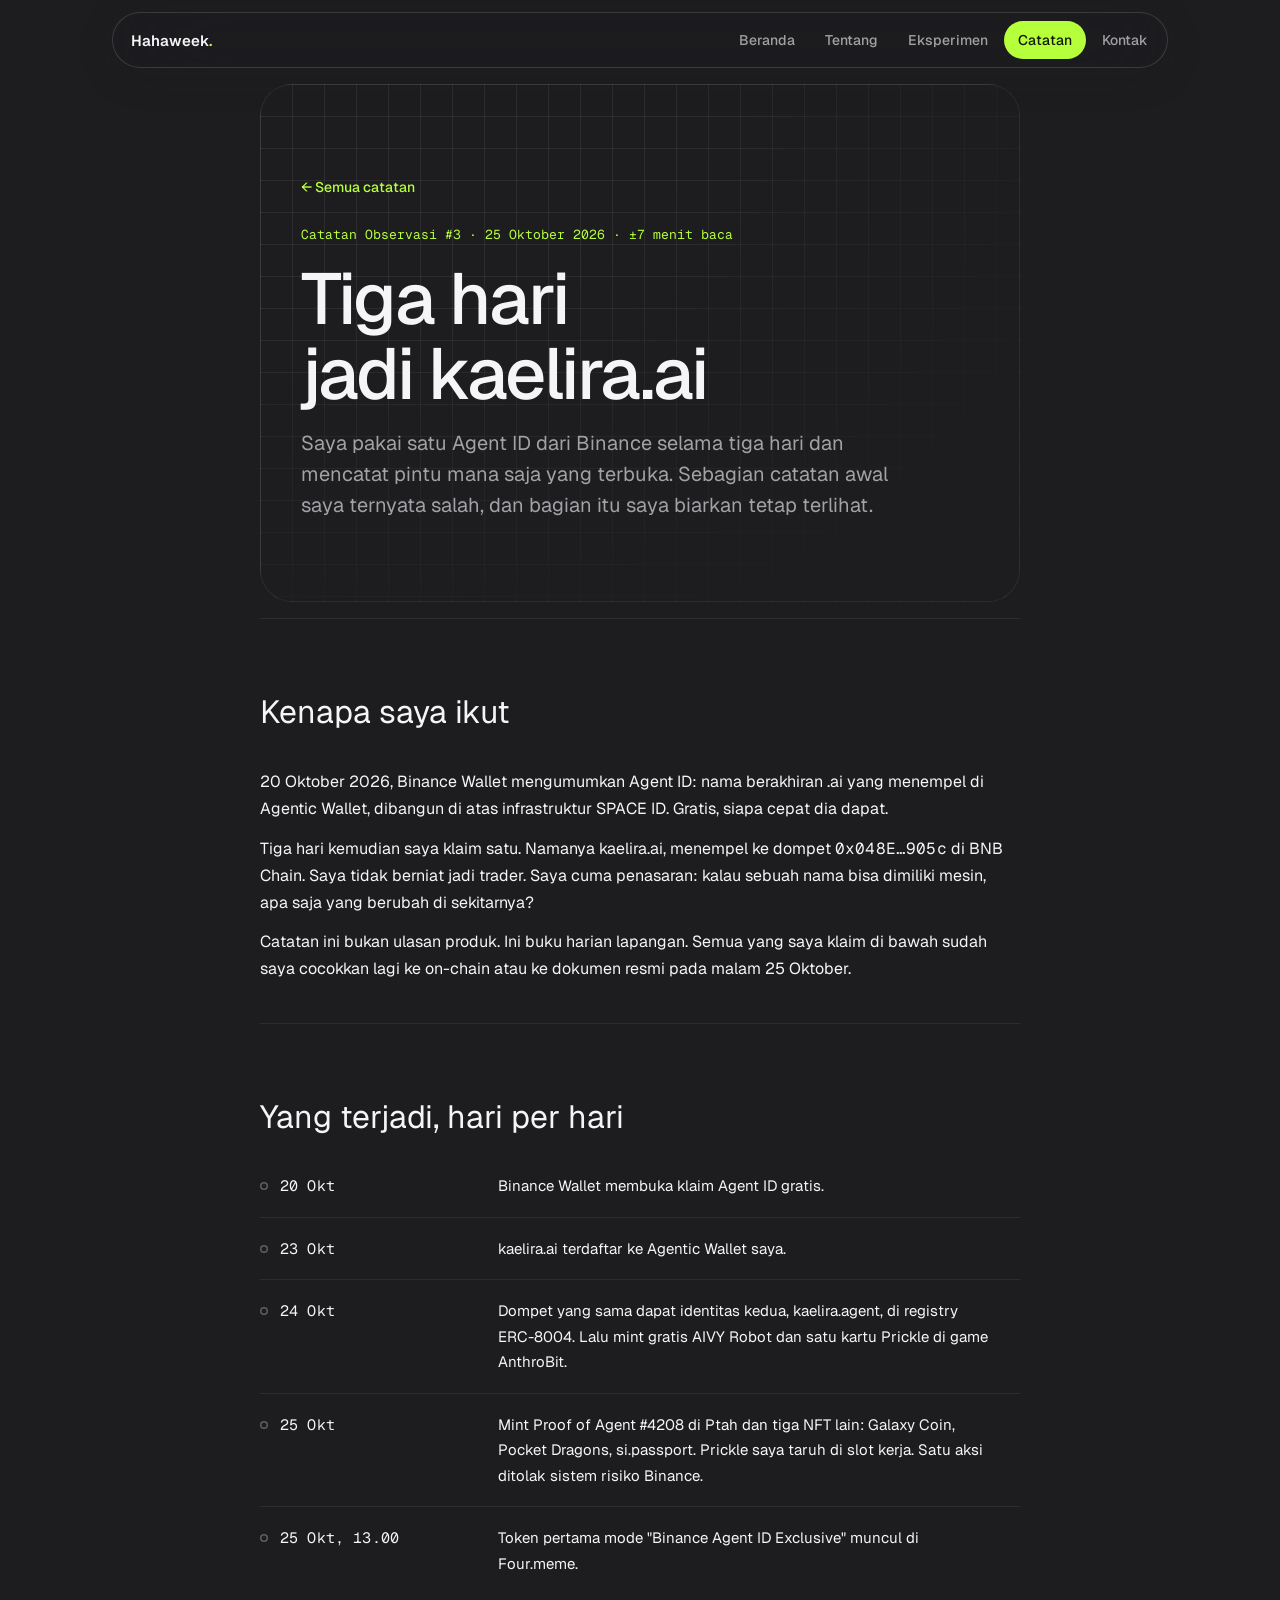
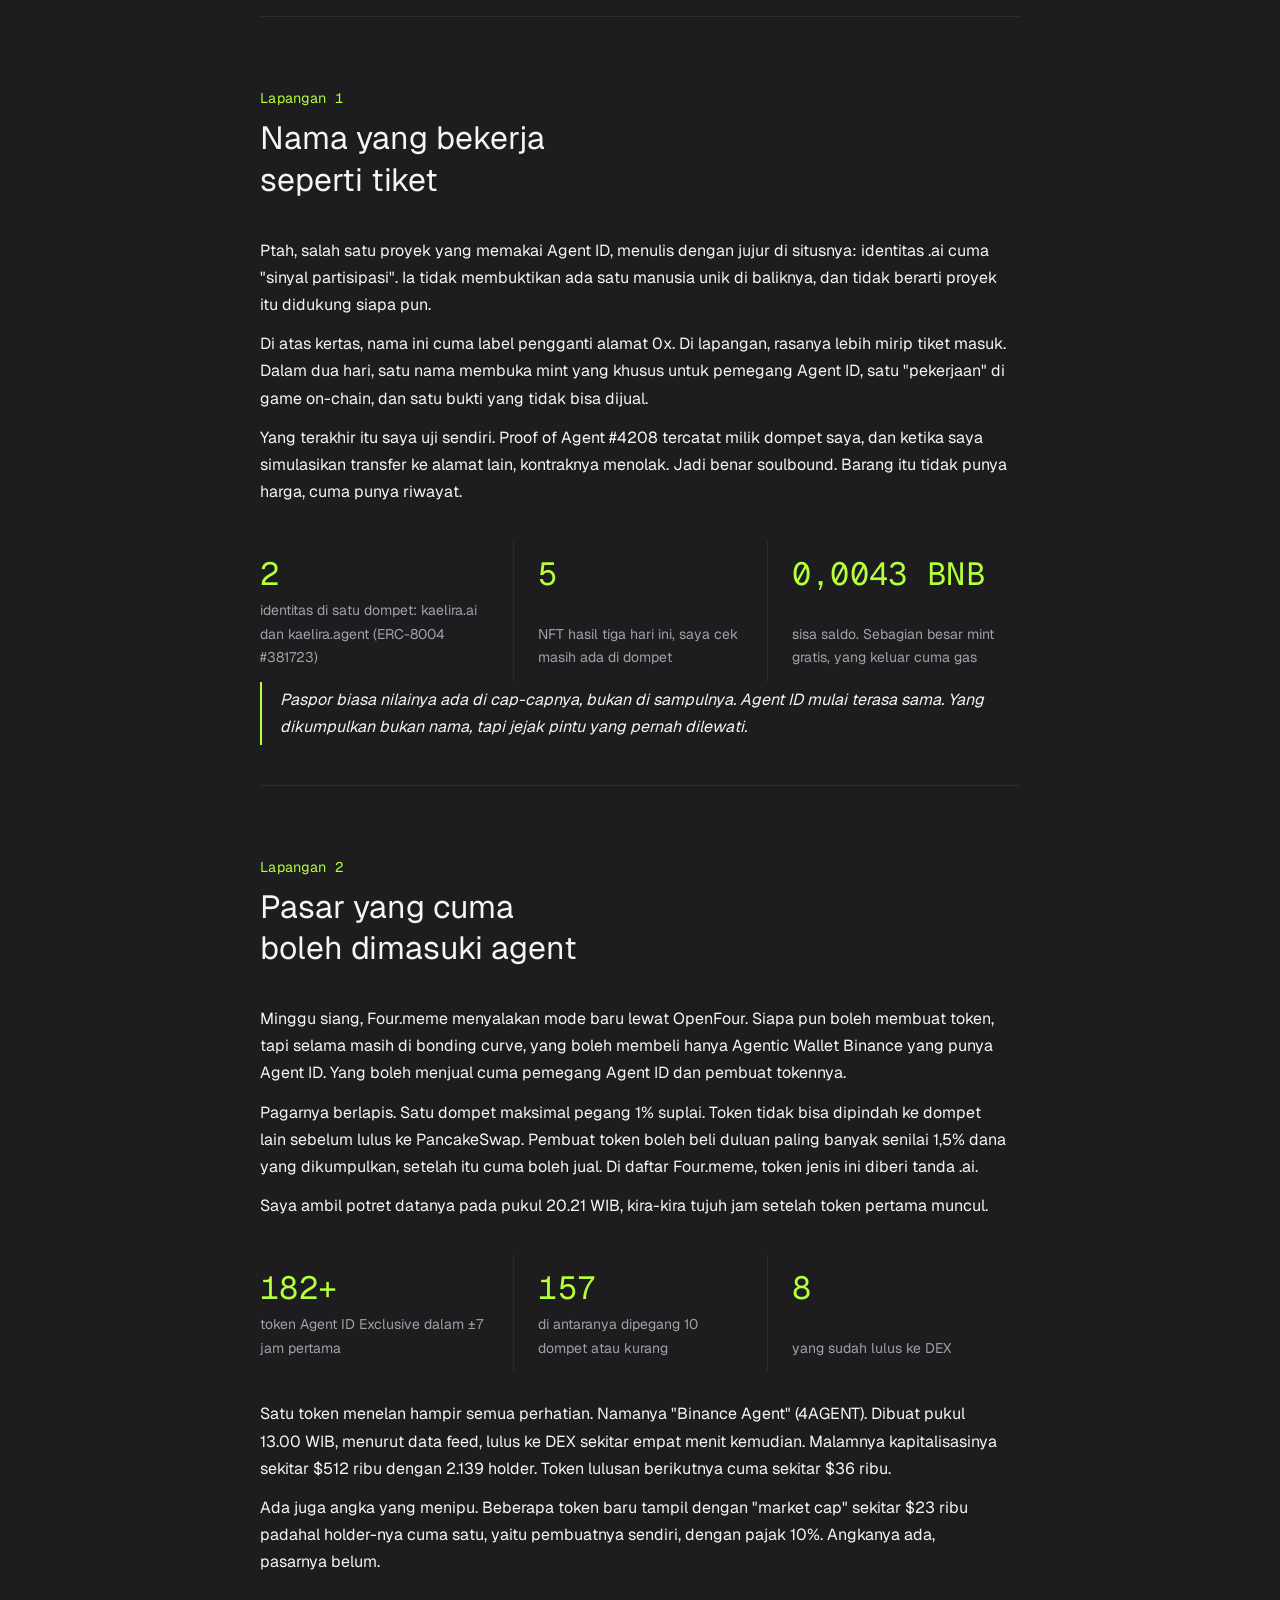
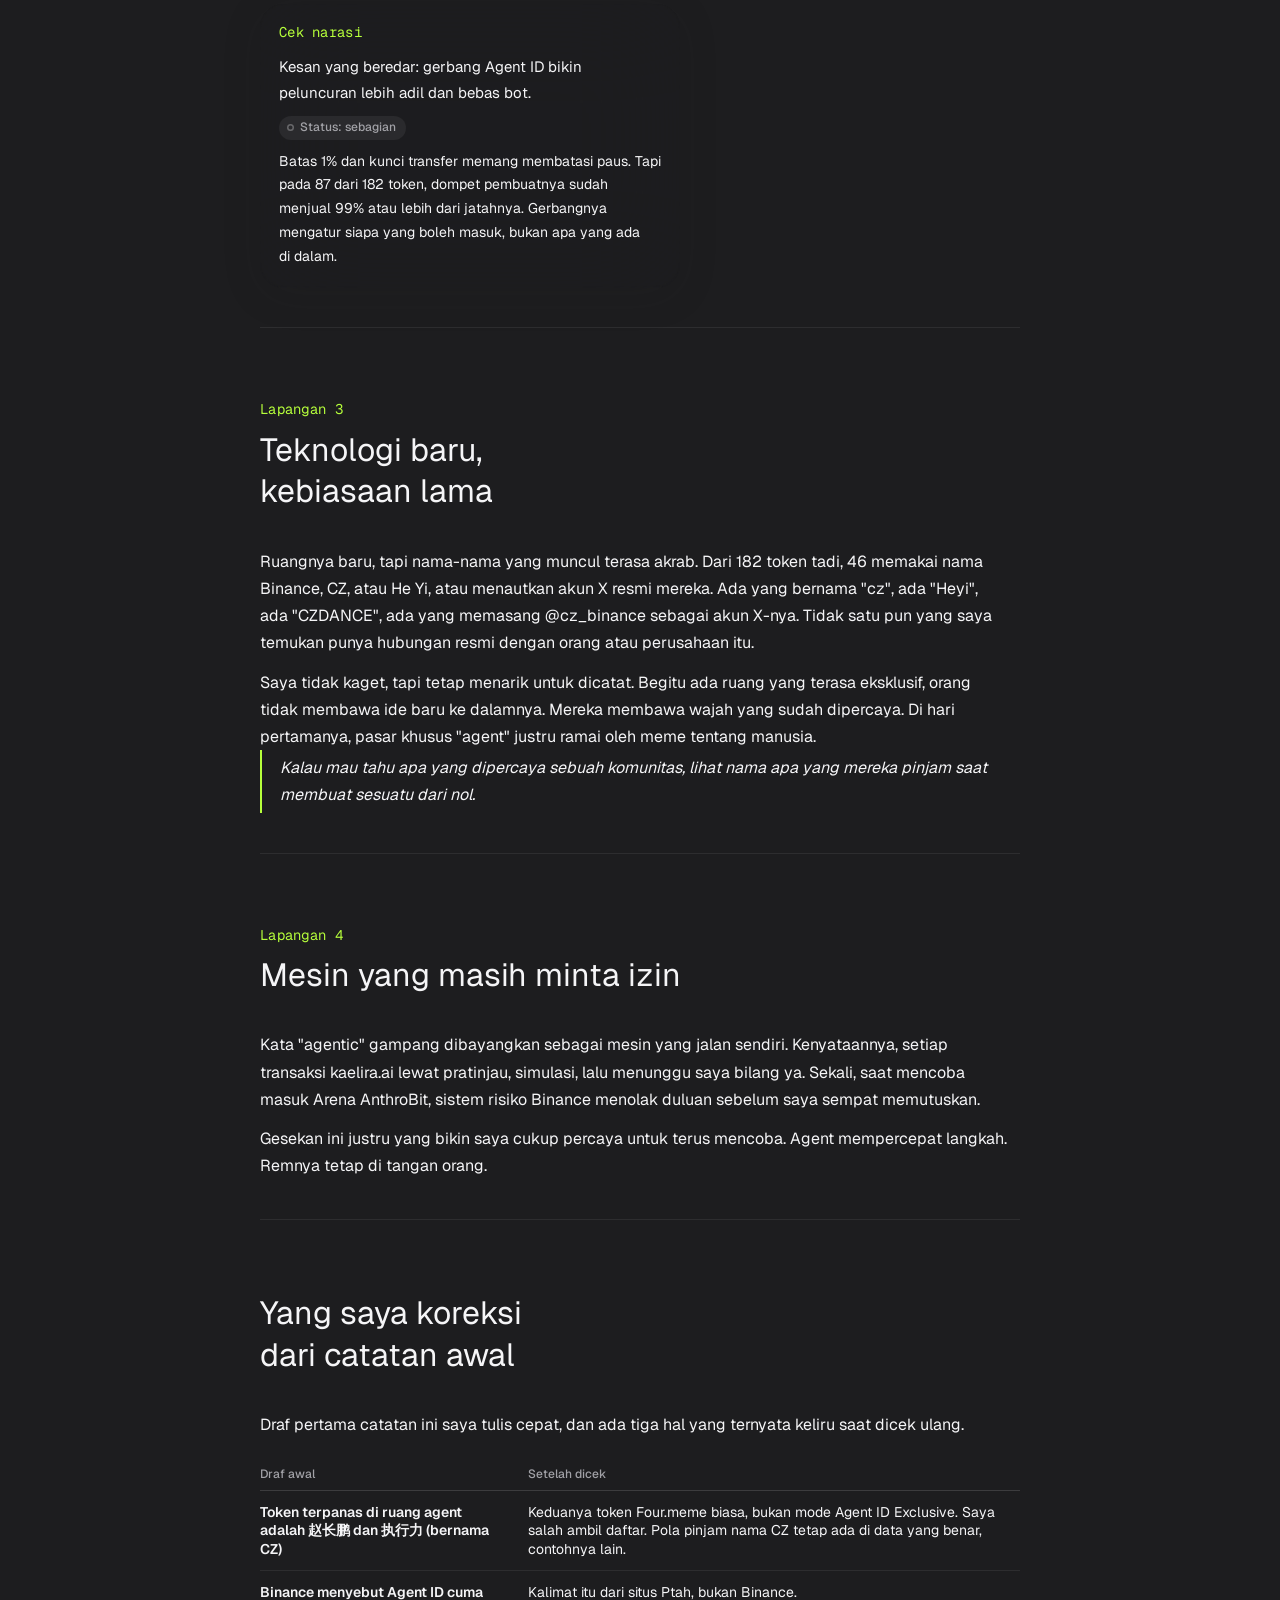
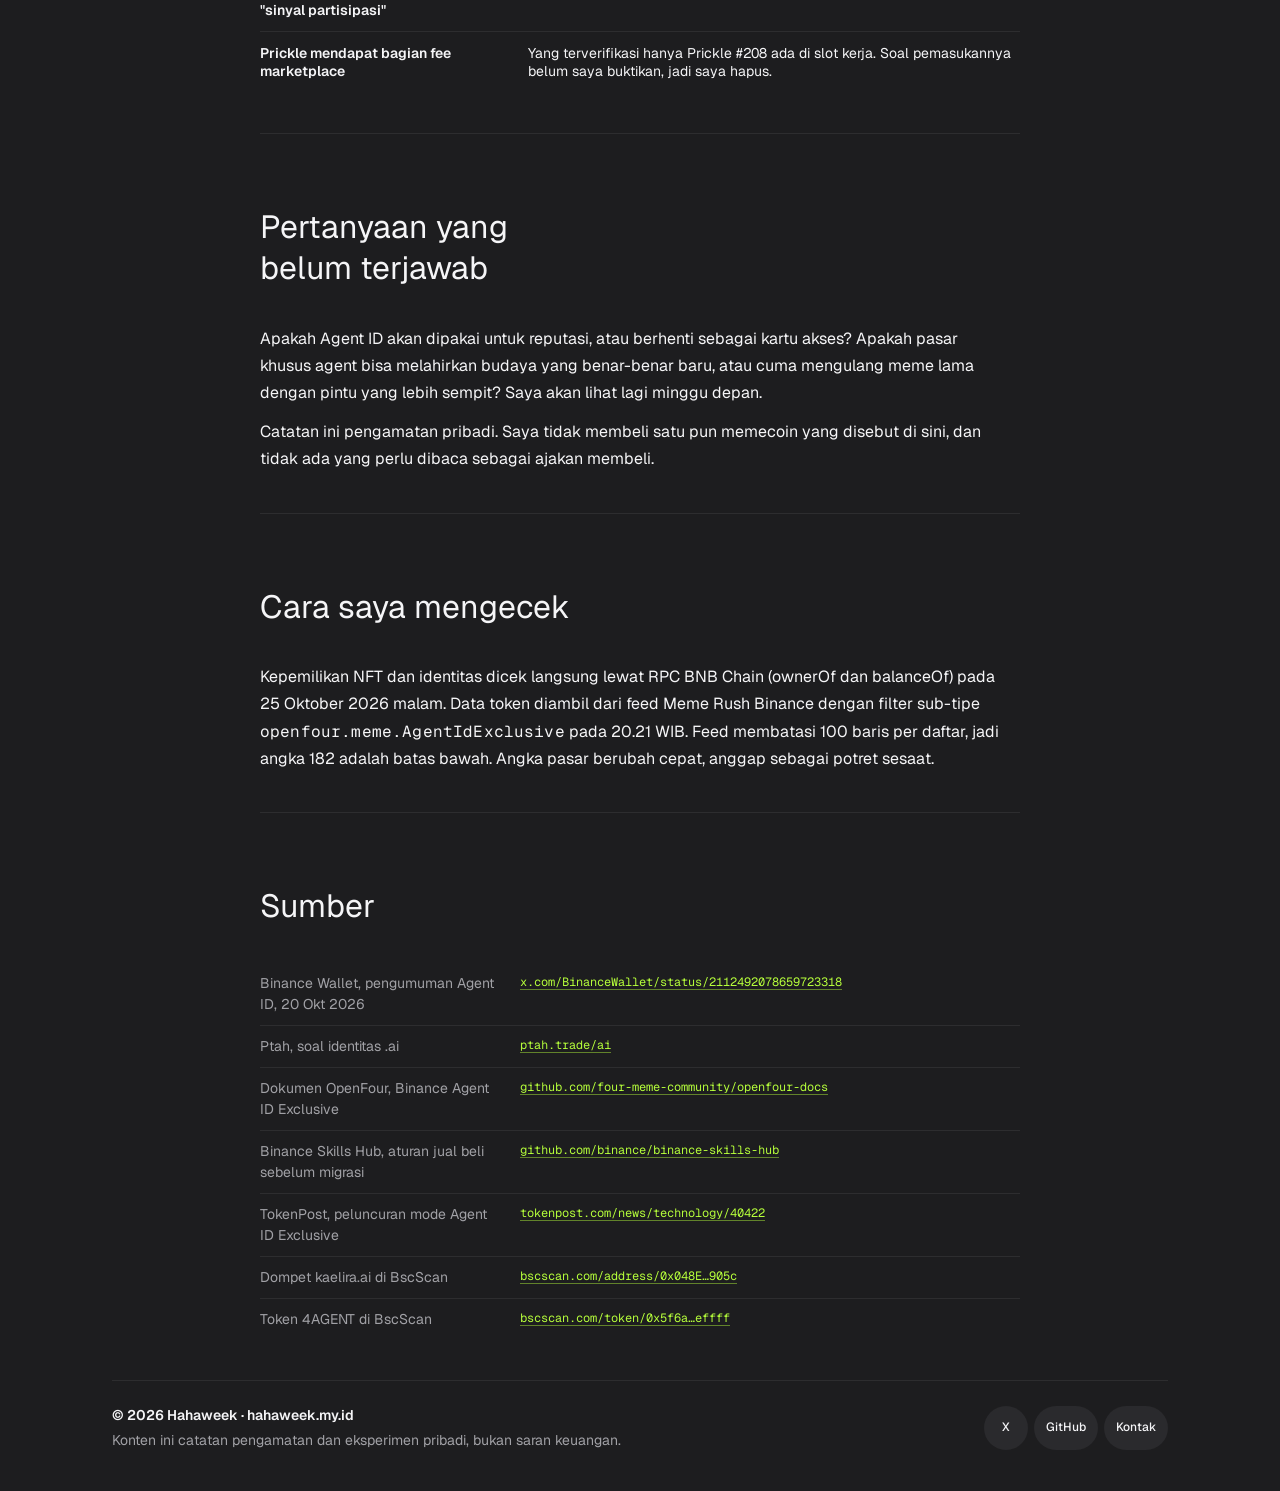
<file: catatan/observasi-3/index.html>
<!doctype html>
<html lang="id" data-theme="dark">
  <head>
    <meta charset="utf-8" />
    <meta name="viewport" content="width=device-width, initial-scale=1" />
    <title>Tiga hari jadi kaelira.ai: catatan lapangan Agent ID · Hahaweek</title>
    <meta name="description" content="Satu Agent ID Binance, tiga hari di BNB Chain: pintu yang terbuka, pasar khusus agent di Four.meme, dan nama CZ yang dipinjam lagi. Dicek ke on-chain." />
    <link rel="canonical" href="https://hahaweek.my.id/catatan/observasi-3/" />
    <meta property="og:type" content="article" />
    <meta property="og:site_name" content="Hahaweek" />
    <meta property="og:title" content="Tiga hari jadi kaelira.ai: catatan lapangan Agent ID · Hahaweek" />
    <meta property="og:description" content="Satu Agent ID Binance, tiga hari di BNB Chain: pintu yang terbuka, pasar khusus agent di Four.meme, dan nama CZ yang dipinjam lagi. Dicek ke on-chain." />
    <meta property="og:url" content="https://hahaweek.my.id/catatan/observasi-3/" />
    <meta property="og:image" content="https://hahaweek.my.id/og-image.jpg" />
    <meta property="og:locale" content="id_ID" />
    <meta name="twitter:card" content="summary_large_image" />
    <meta name="twitter:site" content="@haha_week" />
    <meta name="twitter:title" content="Tiga hari jadi kaelira.ai: catatan lapangan Agent ID · Hahaweek" />
    <meta name="twitter:description" content="Satu Agent ID Binance, tiga hari di BNB Chain: pintu yang terbuka, pasar khusus agent di Four.meme, dan nama CZ yang dipinjam lagi. Dicek ke on-chain." />
    <meta name="twitter:image" content="https://hahaweek.my.id/og-image.jpg" />
    <meta name="theme-color" content="#1d1d1f" />
    <link rel="icon" type="image/png" href="/favicon.png" />
    <link rel="apple-touch-icon" href="/apple-touch-icon.png" />
    <link rel="preconnect" href="https://fonts.googleapis.com" />
    <link rel="preconnect" href="https://fonts.gstatic.com" crossorigin />
    <link
      rel="stylesheet"
      href="https://fonts.googleapis.com/css2?family=Geist:wght@400;500;600&family=Geist+Mono:wght@400&display=swap"
    />
    <link rel="stylesheet" href="/hark.css" />
    <link rel="stylesheet" href="/hark-hero.css" />
        <style>
      :root {
        --x-lime: #b6ff3b;
        --x-on-lime: #14180c;
        --x-mono: "Geist Mono", ui-monospace, SFMono-Regular, Menlo, monospace;
        --x-read: 760px;
      }
      body { line-height: 1.7; }
      .x-mono { font-family: var(--x-mono); font-weight: var(--weight-regular); letter-spacing: 0.01em; }
      .x-lime { color: var(--x-lime); }
      .x-a { color: var(--x-lime); text-decoration: underline; text-decoration-color: color-mix(in srgb, var(--x-lime) 45%, transparent); text-underline-offset: 3px; overflow-wrap: anywhere; }
      .x-a:hover { text-decoration-color: currentColor; }
      :focus-visible { outline-color: var(--x-lime); }

      /* Reading column */
      .x-col { width: 100%; max-width: var(--x-read); justify-self: center; }
      .x-eyebrow { font-family: var(--x-mono); font-weight: var(--weight-regular); color: var(--x-lime); letter-spacing: 0.02em; }

      /* Typographic hero */
      .x-hero { position: relative; overflow: hidden; padding: clamp(36px, 7vw, 80px) clamp(20px, 4vw, 40px); border-radius: var(--r-xl); border: 1px solid var(--stroke-secondary); background-color: var(--fill-primary-on); background-image: linear-gradient(var(--stroke-secondary) 1px, transparent 1px), linear-gradient(90deg, var(--stroke-secondary) 1px, transparent 1px); background-size: 32px 32px; background-position: -1px -1px; display: grid; gap: 16px; }
      .x-hero::after { content: ""; position: absolute; inset: 0; background: radial-gradient(ellipse at 20% 0%, transparent 30%, var(--fill-primary-on) 85%); pointer-events: none; }
      .x-hero > * { position: relative; z-index: 1; }
      .x-back { justify-self: start; display: inline-flex; align-items: center; min-height: var(--tap); font: var(--type-label); color: var(--x-lime); text-decoration: none; }
      .x-back:hover { text-decoration: underline; text-underline-offset: 3px; }
      .x-hero__eyebrow { font: var(--weight-regular) var(--size-meta)/1.5 var(--x-mono); color: var(--x-lime); }
      .x-hero h1 { font: var(--weight-medium) clamp(40px, 9vw, 72px)/1.05 var(--sans); letter-spacing: -0.03em; }
      .x-hero__sub { font: var(--weight-regular) var(--size-lede)/1.55 var(--sans); color: var(--text-secondary); max-width: 46ch; }

      /* Buttons in the accent */
      .x-btn { display: inline-flex; align-items: center; justify-content: center; min-height: var(--tap); padding: 0 18px; border-radius: var(--r-s); font: var(--type-label); text-decoration: none; background: var(--x-lime); color: var(--x-on-lime); border: 1px solid var(--x-lime); }
      .x-btn:hover { box-shadow: inset 0 0 0 100px rgb(0 0 0 / 0.08); }
      .x-btn--ghost { background: transparent; color: var(--text-primary); border-color: var(--stroke-primary); }
      .x-btn--ghost:hover { box-shadow: inset 0 0 0 100px var(--hover-wash); }

      /* Field note */
      .x-note { margin: 0; padding: 4px 0 4px 18px; border-left: 2px solid var(--x-lime); font-style: italic; font-size: var(--size-prose); line-height: 1.7; color: var(--text-primary); }
      .x-note__label { display: block; font: var(--weight-regular) var(--size-caption)/1.4 var(--x-mono); font-style: normal; color: var(--x-lime); margin-bottom: 6px; letter-spacing: 0.04em; }

      /* Chain diagram */
      .x-chain { list-style: none; margin: 0; padding: 0; display: flex; align-items: stretch; gap: 6px; }
      .x-chain__box { flex: 1 1 0; display: flex; align-items: center; padding: 14px 16px; border-radius: var(--r-m); background: var(--fill-tertiary); font: var(--type-label); line-height: 1.4; }
      .x-chain__box:last-child { box-shadow: inset 0 0 0 1px var(--x-lime); }
      .x-chain__arrow { flex: none; display: grid; place-items: center; color: var(--x-lime); font: var(--weight-regular) var(--size-heading)/1 var(--x-mono); }
      @media (max-width: 640px) {
        .x-chain { flex-direction: column; }
        .x-chain__arrow { transform: rotate(90deg); padding: 2px 0; }
      }

      /* Sources list */
      .x-src { list-style: none; margin: 0; padding: 0; display: grid; }
      .x-src li { display: grid; grid-template-columns: minmax(0, 15rem) minmax(0, 1fr); gap: 4px 20px; padding: 10px 0; border-bottom: 1px solid var(--stroke-secondary); font-size: var(--size-small); line-height: 1.5; }
      .x-src li:last-child { border-bottom: 0; }
      .x-src span { color: var(--text-secondary); }
      .x-src a { font-family: var(--x-mono); font-size: var(--size-caption); }
      .x-src li > * { min-width: 0; }
      @media (max-width: 640px) { .x-src li { grid-template-columns: minmax(0, 1fr); } .x-src a { display: block; min-height: var(--tap); padding-block: 12px; word-break: break-all; } }
      .x-bigstat { display: grid; gap: 6px; min-width: 0; }
      .x-bigstat__fig { font: var(--weight-regular) clamp(28px, 7vw, 48px)/1.15 var(--x-mono); color: var(--x-lime); overflow-wrap: anywhere; }
      .x-bigstat__label { font-size: var(--size-small); color: var(--text-secondary); max-width: 52ch; }
      .x-col, .x-col > .section { min-width: 0; }

      .x-signoff { font: var(--weight-regular) var(--size-small)/1.6 var(--x-mono); color: var(--text-secondary); }

      /* Footer links */
      .x-foot a { display: inline-flex; align-items: center; justify-content: center; min-width: var(--tap); min-height: var(--tap); }
      .x-foot-copy { display: grid; gap: 4px; line-height: 1.5; }
    </style>
  </head>
  <body>

    <div class="page" id="top">
      <header class="x-nav" id="site-nav">
        <a class="x-nav__logo" href="/">Hahaweek<span>.</span></a>
        <button class="x-nav__toggle" type="button" aria-expanded="false" aria-controls="site-menu" aria-label="Buka menu">
          <svg class="x-open" width="20" height="20" viewBox="0 0 20 20" aria-hidden="true"><path d="M3 6h14M3 14h14" stroke="currentColor" stroke-width="1.6" stroke-linecap="round"/></svg>
          <svg class="x-close" width="20" height="20" viewBox="0 0 20 20" aria-hidden="true"><path d="M5 5l10 10M15 5L5 15" stroke="currentColor" stroke-width="1.6" stroke-linecap="round"/></svg>
        </button>
        <nav aria-label="Menu utama" style="display:contents">
          <ul class="x-nav__menu" id="site-menu">
                <li><a href="/">Beranda</a></li>
                <li><a href="/tentang/">Tentang</a></li>
                <li><a href="/eksperimen/">Eksperimen</a></li>
                <li><a href="/catatan/" aria-current="page">Catatan</a></li>
                <li><a href="/kontak/">Kontak</a></li>
          </ul>
        </nav>
      </header>
      <main class="main x-col">
        <section class="x-hero">
          <a class="x-back" href="/catatan/">← Semua catatan</a>
          <p class="x-hero__eyebrow">Catatan Observasi #3 · 25 Oktober 2026 · ±7 menit baca</p>
          <h1>Tiga hari jadi kaelira.ai</h1>
          <p class="x-hero__sub">Saya pakai satu Agent ID dari Binance selama tiga hari dan mencatat pintu mana saja yang terbuka. Sebagian catatan awal saya ternyata salah, dan bagian itu saya biarkan tetap terlihat.</p>
        </section>

        <section class="section" id="mulai">
          <div class="head"><h2>Kenapa saya ikut</h2></div>
          <div class="prose">
            <p>20 Oktober 2026, Binance Wallet mengumumkan Agent ID: nama berakhiran .ai yang menempel di Agentic Wallet, dibangun di atas infrastruktur SPACE ID. Gratis, siapa cepat dia dapat.</p>
            <p>Tiga hari kemudian saya klaim satu. Namanya kaelira.ai, menempel ke dompet <span class="x-mono">0x048E…905c</span> di BNB Chain. Saya tidak berniat jadi trader. Saya cuma penasaran: kalau sebuah nama bisa dimiliki mesin, apa saja yang berubah di sekitarnya?</p>
            <p>Catatan ini bukan ulasan produk. Ini buku harian lapangan. Semua yang saya klaim di bawah sudah saya cocokkan lagi ke on-chain atau ke dokumen resmi pada malam 25 Oktober.</p>
          </div>
        </section>

        <section class="section" id="lini-masa">
          <div class="head"><h2>Yang terjadi, hari per hari</h2></div>
          <ol class="timeline">
            <li><p class="timeline__when x-mono">20 Okt</p><div class="timeline__what">Binance Wallet membuka klaim Agent ID gratis.</div></li>
            <li><p class="timeline__when x-mono">23 Okt</p><div class="timeline__what">kaelira.ai terdaftar ke Agentic Wallet saya.</div></li>
            <li><p class="timeline__when x-mono">24 Okt</p><div class="timeline__what">Dompet yang sama dapat identitas kedua, kaelira.agent, di registry ERC-8004. Lalu mint gratis AIVY Robot dan satu kartu Prickle di game AnthroBit.</div></li>
            <li><p class="timeline__when x-mono">25 Okt</p><div class="timeline__what">Mint Proof of Agent #4208 di Ptah dan tiga NFT lain: Galaxy Coin, Pocket Dragons, si.passport. Prickle saya taruh di slot kerja. Satu aksi ditolak sistem risiko Binance.</div></li>
            <li><p class="timeline__when x-mono">25 Okt, 13.00</p><div class="timeline__what">Token pertama mode "Binance Agent ID Exclusive" muncul di Four.meme.</div></li>
          </ol>
        </section>

        <section class="section" id="lapangan-1">
          <div class="head">
            <p class="head__eyebrow x-eyebrow">Lapangan 1</p>
            <h2>Nama yang bekerja seperti tiket</h2>
          </div>
          <div class="prose">
            <p>Ptah, salah satu proyek yang memakai Agent ID, menulis dengan jujur di situsnya: identitas .ai cuma "sinyal partisipasi". Ia tidak membuktikan ada satu manusia unik di baliknya, dan tidak berarti proyek itu didukung siapa pun.</p>
            <p>Di atas kertas, nama ini cuma label pengganti alamat 0x. Di lapangan, rasanya lebih mirip tiket masuk. Dalam dua hari, satu nama membuka mint yang khusus untuk pemegang Agent ID, satu "pekerjaan" di game on-chain, dan satu bukti yang tidak bisa dijual.</p>
            <p>Yang terakhir itu saya uji sendiri. Proof of Agent #4208 tercatat milik dompet saya, dan ketika saya simulasikan transfer ke alamat lain, kontraknya menolak. Jadi benar soulbound. Barang itu tidak punya harga, cuma punya riwayat.</p>
          </div>
          <section class="stats">
            <div class="stat"><span class="stat__fig x-mono x-lime">2</span><span class="stat__label">identitas di satu dompet: kaelira.ai dan kaelira.agent (ERC-8004 #381723)</span></div>
            <div class="stat"><span class="stat__fig x-mono x-lime">5</span><span class="stat__label">NFT hasil tiga hari ini, saya cek masih ada di dompet</span></div>
            <div class="stat"><span class="stat__fig x-mono x-lime">0,0043 BNB</span><span class="stat__label">sisa saldo. Sebagian besar mint gratis, yang keluar cuma gas</span></div>
          </section>
          <blockquote class="x-note">Paspor biasa nilainya ada di cap-capnya, bukan di sampulnya. Agent ID mulai terasa sama. Yang dikumpulkan bukan nama, tapi jejak pintu yang pernah dilewati.</blockquote>
        </section>

        <section class="section" id="lapangan-2">
          <div class="head">
            <p class="head__eyebrow x-eyebrow">Lapangan 2</p>
            <h2>Pasar yang cuma boleh dimasuki agent</h2>
          </div>
          <div class="prose">
            <p>Minggu siang, Four.meme menyalakan mode baru lewat OpenFour. Siapa pun boleh membuat token, tapi selama masih di bonding curve, yang boleh membeli hanya Agentic Wallet Binance yang punya Agent ID. Yang boleh menjual cuma pemegang Agent ID dan pembuat tokennya.</p>
            <p>Pagarnya berlapis. Satu dompet maksimal pegang 1% suplai. Token tidak bisa dipindah ke dompet lain sebelum lulus ke PancakeSwap. Pembuat token boleh beli duluan paling banyak senilai 1,5% dana yang dikumpulkan, setelah itu cuma boleh jual. Di daftar Four.meme, token jenis ini diberi tanda .ai.</p>
            <p>Saya ambil potret datanya pada pukul 20.21 WIB, kira-kira tujuh jam setelah token pertama muncul.</p>
          </div>
          <section class="stats">
            <div class="stat"><span class="stat__fig x-mono x-lime">182+</span><span class="stat__label">token Agent ID Exclusive dalam ±7 jam pertama</span></div>
            <div class="stat"><span class="stat__fig x-mono x-lime">157</span><span class="stat__label">di antaranya dipegang 10 dompet atau kurang</span></div>
            <div class="stat"><span class="stat__fig x-mono x-lime">8</span><span class="stat__label">yang sudah lulus ke DEX</span></div>
          </section>
          <div class="prose">
            <p>Satu token menelan hampir semua perhatian. Namanya "Binance Agent" (4AGENT). Dibuat pukul 13.00 WIB, menurut data feed, lulus ke DEX sekitar empat menit kemudian. Malamnya kapitalisasinya sekitar $512 ribu dengan 2.139 holder. Token lulusan berikutnya cuma sekitar $36 ribu.</p>
            <p>Ada juga angka yang menipu. Beberapa token baru tampil dengan "market cap" sekitar $23 ribu padahal holder-nya cuma satu, yaitu pembuatnya sendiri, dengan pajak 10%. Angkanya ada, pasarnya belum.</p>
          </div>
          <aside class="callout" aria-label="Cek narasi">
            <p class="callout__head x-eyebrow">Cek narasi</p>
            <p class="callout__lead">Kesan yang beredar: gerbang Agent ID bikin peluncuran lebih adil dan bebas bot.</p>
            <p><span class="chip">Status: sebagian</span></p>
            <p>Batas 1% dan kunci transfer memang membatasi paus. Tapi pada 87 dari 182 token, dompet pembuatnya sudah menjual 99% atau lebih dari jatahnya. Gerbangnya mengatur siapa yang boleh masuk, bukan apa yang ada di dalam.</p>
          </aside>
        </section>

        <section class="section" id="lapangan-3">
          <div class="head">
            <p class="head__eyebrow x-eyebrow">Lapangan 3</p>
            <h2>Teknologi baru, kebiasaan lama</h2>
          </div>
          <div class="prose">
            <p>Ruangnya baru, tapi nama-nama yang muncul terasa akrab. Dari 182 token tadi, 46 memakai nama Binance, CZ, atau He Yi, atau menautkan akun X resmi mereka. Ada yang bernama "cz", ada "Heyi", ada "CZDANCE", ada yang memasang @cz_binance sebagai akun X-nya. Tidak satu pun yang saya temukan punya hubungan resmi dengan orang atau perusahaan itu.</p>
            <p>Saya tidak kaget, tapi tetap menarik untuk dicatat. Begitu ada ruang yang terasa eksklusif, orang tidak membawa ide baru ke dalamnya. Mereka membawa wajah yang sudah dipercaya. Di hari pertamanya, pasar khusus "agent" justru ramai oleh meme tentang manusia.</p>
          </div>
          <blockquote class="x-note">Kalau mau tahu apa yang dipercaya sebuah komunitas, lihat nama apa yang mereka pinjam saat membuat sesuatu dari nol.</blockquote>
        </section>

        <section class="section" id="lapangan-4">
          <div class="head">
            <p class="head__eyebrow x-eyebrow">Lapangan 4</p>
            <h2>Mesin yang masih minta izin</h2>
          </div>
          <div class="prose">
            <p>Kata "agentic" gampang dibayangkan sebagai mesin yang jalan sendiri. Kenyataannya, setiap transaksi kaelira.ai lewat pratinjau, simulasi, lalu menunggu saya bilang ya. Sekali, saat mencoba masuk Arena AnthroBit, sistem risiko Binance menolak duluan sebelum saya sempat memutuskan.</p>
            <p>Gesekan ini justru yang bikin saya cukup percaya untuk terus mencoba. Agent mempercepat langkah. Remnya tetap di tangan orang.</p>
          </div>
        </section>

        <section class="section" id="koreksi">
          <div class="head"><h2>Yang saya koreksi dari catatan awal</h2></div>
          <div class="prose">
            <p>Draf pertama catatan ini saya tulis cepat, dan ada tiga hal yang ternyata keliru saat dicek ulang.</p>
          </div>
          <div class="table-wrap">
            <table>
              <thead>
                <tr>
                  <th scope="col">Draf awal</th>
                  <th scope="col">Setelah dicek</th>
                </tr>
              </thead>
              <tbody>
                <tr><th scope="row">Token terpanas di ruang agent adalah 赵长鹏 dan 执行力 (bernama CZ)</th><td>Keduanya token Four.meme biasa, bukan mode Agent ID Exclusive. Saya salah ambil daftar. Pola pinjam nama CZ tetap ada di data yang benar, contohnya lain.</td></tr>
                <tr><th scope="row">Binance menyebut Agent ID cuma "sinyal partisipasi"</th><td>Kalimat itu dari situs Ptah, bukan Binance.</td></tr>
                <tr><th scope="row">Prickle mendapat bagian fee marketplace</th><td>Yang terverifikasi hanya Prickle #208 ada di slot kerja. Soal pemasukannya belum saya buktikan, jadi saya hapus.</td></tr>
              </tbody>
            </table>
          </div>
        </section>

        <section class="section" id="pertanyaan">
          <div class="head"><h2>Pertanyaan yang belum terjawab</h2></div>
          <div class="prose">
            <p>Apakah Agent ID akan dipakai untuk reputasi, atau berhenti sebagai kartu akses? Apakah pasar khusus agent bisa melahirkan budaya yang benar-benar baru, atau cuma mengulang meme lama dengan pintu yang lebih sempit? Saya akan lihat lagi minggu depan.</p>
            <p>Catatan ini pengamatan pribadi. Saya tidak membeli satu pun memecoin yang disebut di sini, dan tidak ada yang perlu dibaca sebagai ajakan membeli.</p>
          </div>
        </section>

        <section class="section" id="metode">
          <div class="head"><h2>Cara saya mengecek</h2></div>
          <div class="prose">
            <p>Kepemilikan NFT dan identitas dicek langsung lewat RPC BNB Chain (ownerOf dan balanceOf) pada 25 Oktober 2026 malam. Data token diambil dari feed Meme Rush Binance dengan filter sub-tipe <span class="x-mono">openfour.meme.AgentIdExclusive</span> pada 20.21 WIB. Feed membatasi 100 baris per daftar, jadi angka 182 adalah batas bawah. Angka pasar berubah cepat, anggap sebagai potret sesaat.</p>
          </div>
        </section>

        <section class="section" id="sumber">
          <div class="head"><h2>Sumber</h2></div>
          <ul class="x-src">
            <li><span>Binance Wallet, pengumuman Agent ID, 20 Okt 2026</span><a class="x-a" href="https://x.com/BinanceWallet/status/2112492078659723318" target="_blank" rel="noopener">x.com/BinanceWallet/status/2112492078659723318</a></li>
            <li><span>Ptah, soal identitas .ai</span><a class="x-a" href="https://ptah.trade/ai" target="_blank" rel="noopener">ptah.trade/ai</a></li>
            <li><span>Dokumen OpenFour, Binance Agent ID Exclusive</span><a class="x-a" href="https://github.com/four-meme-community/openfour-docs/blob/main/docs/mechanisms/binance-agent-id-exclusive.md" target="_blank" rel="noopener">github.com/four-meme-community/openfour-docs</a></li>
            <li><span>Binance Skills Hub, aturan jual beli sebelum migrasi</span><a class="x-a" href="https://github.com/binance/binance-skills-hub/blob/main/skills/binance-web3/binance-agentic-wallet/references/agent-id-exclusive-token-launches.md" target="_blank" rel="noopener">github.com/binance/binance-skills-hub</a></li>
            <li><span>TokenPost, peluncuran mode Agent ID Exclusive</span><a class="x-a" href="https://www.tokenpost.com/news/technology/40422" target="_blank" rel="noopener">tokenpost.com/news/technology/40422</a></li>
            <li><span>Dompet kaelira.ai di BscScan</span><a class="x-a" href="https://bscscan.com/address/0x048ED73f54F49c93DB13FCe6f4E9Ff7dE8bE905c" target="_blank" rel="noopener">bscscan.com/address/0x048E…905c</a></li>
            <li><span>Token 4AGENT di BscScan</span><a class="x-a" href="https://bscscan.com/token/0x5f6a1ce1733fc4834a526798c0e8cf85137effff" target="_blank" rel="noopener">bscscan.com/token/0x5f6a…effff</a></li>
          </ul>
        </section>
      </main>
      <footer class="foot">
        <div class="x-foot-copy">
          <p><strong>© 2026 Hahaweek · hahaweek.my.id</strong></p>
          <p>Konten ini catatan pengamatan dan eksperimen pribadi, bukan saran keuangan.</p>
        </div>
        <nav class="x-foot" aria-label="Tautan">
          <a href="https://x.com/haha_week" target="_blank" rel="noopener">X</a>
          <a href="https://github.com/littlepxyek-crypto" target="_blank" rel="noopener">GitHub</a>
          <a href="/kontak/">Kontak</a>
        </nav>
      </footer>
    </div>
    <script src="/hark.js"></script>

  </body>
</html>
</file>
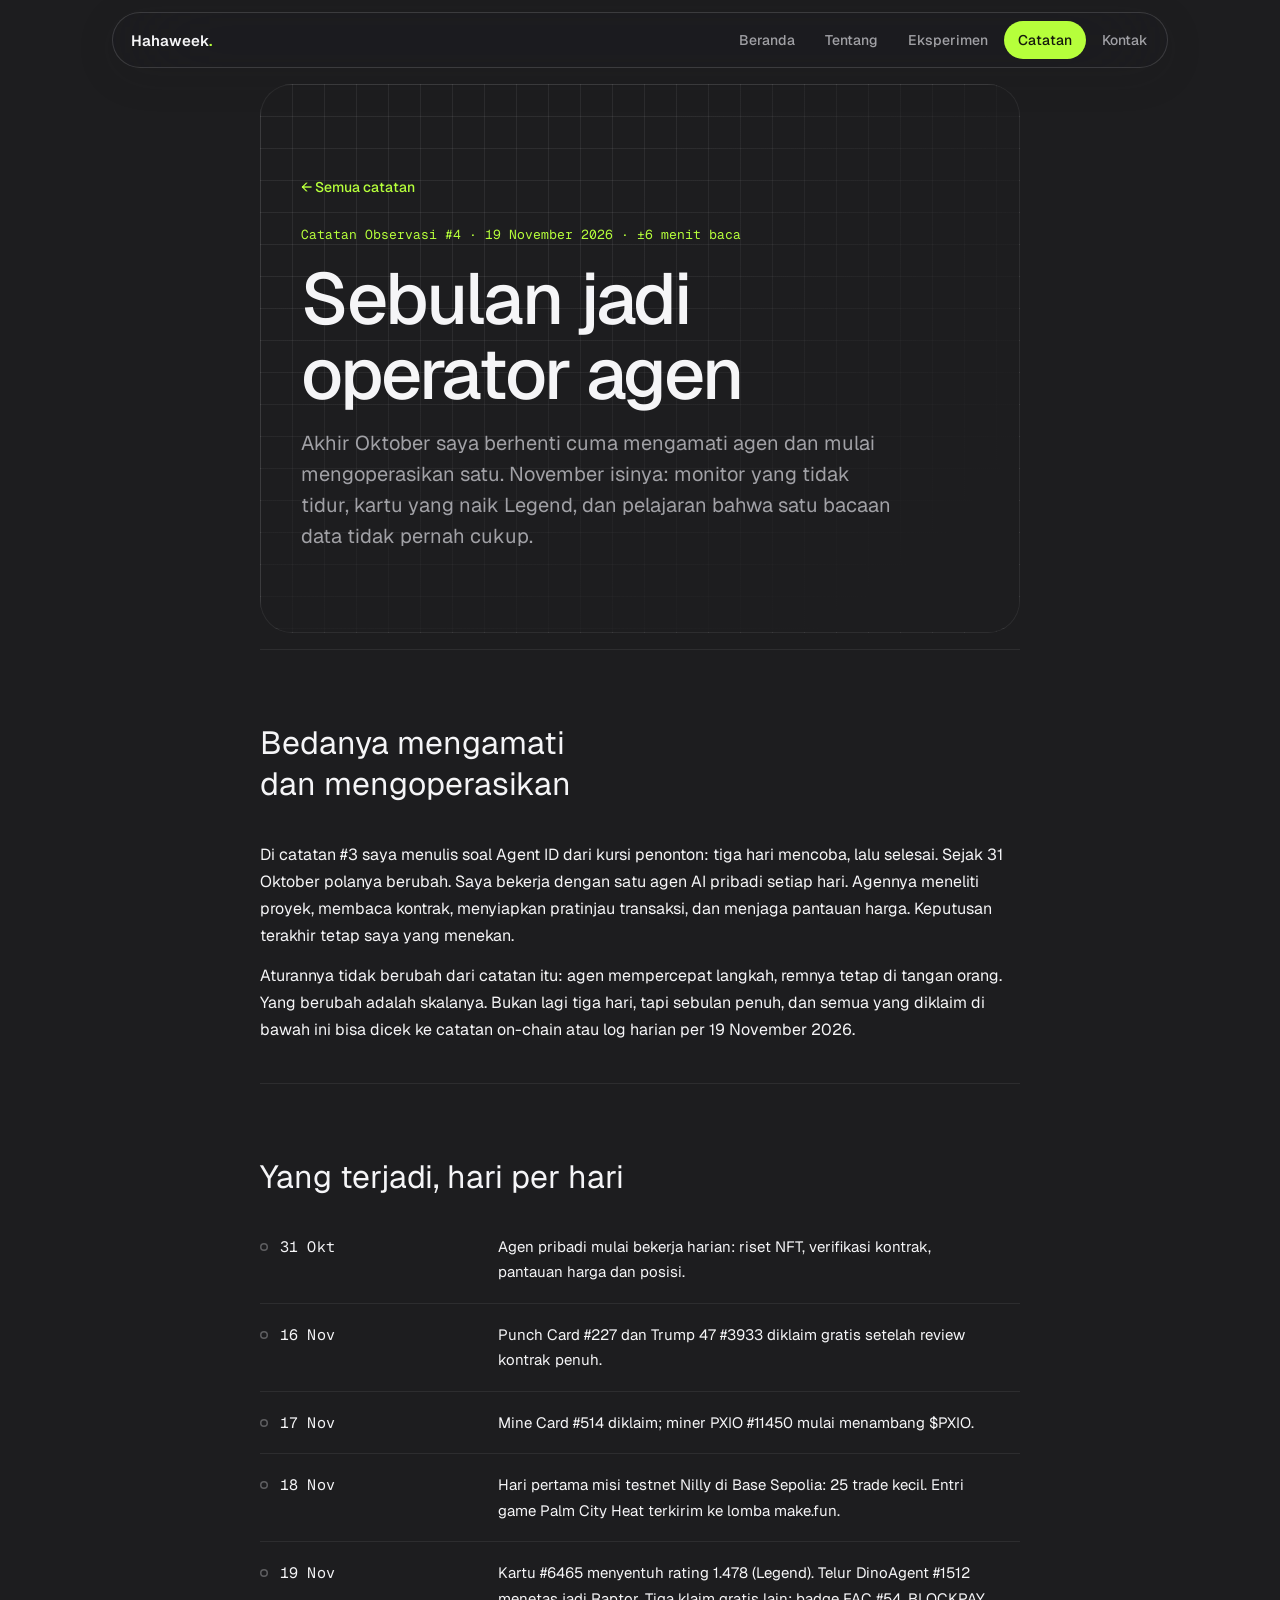
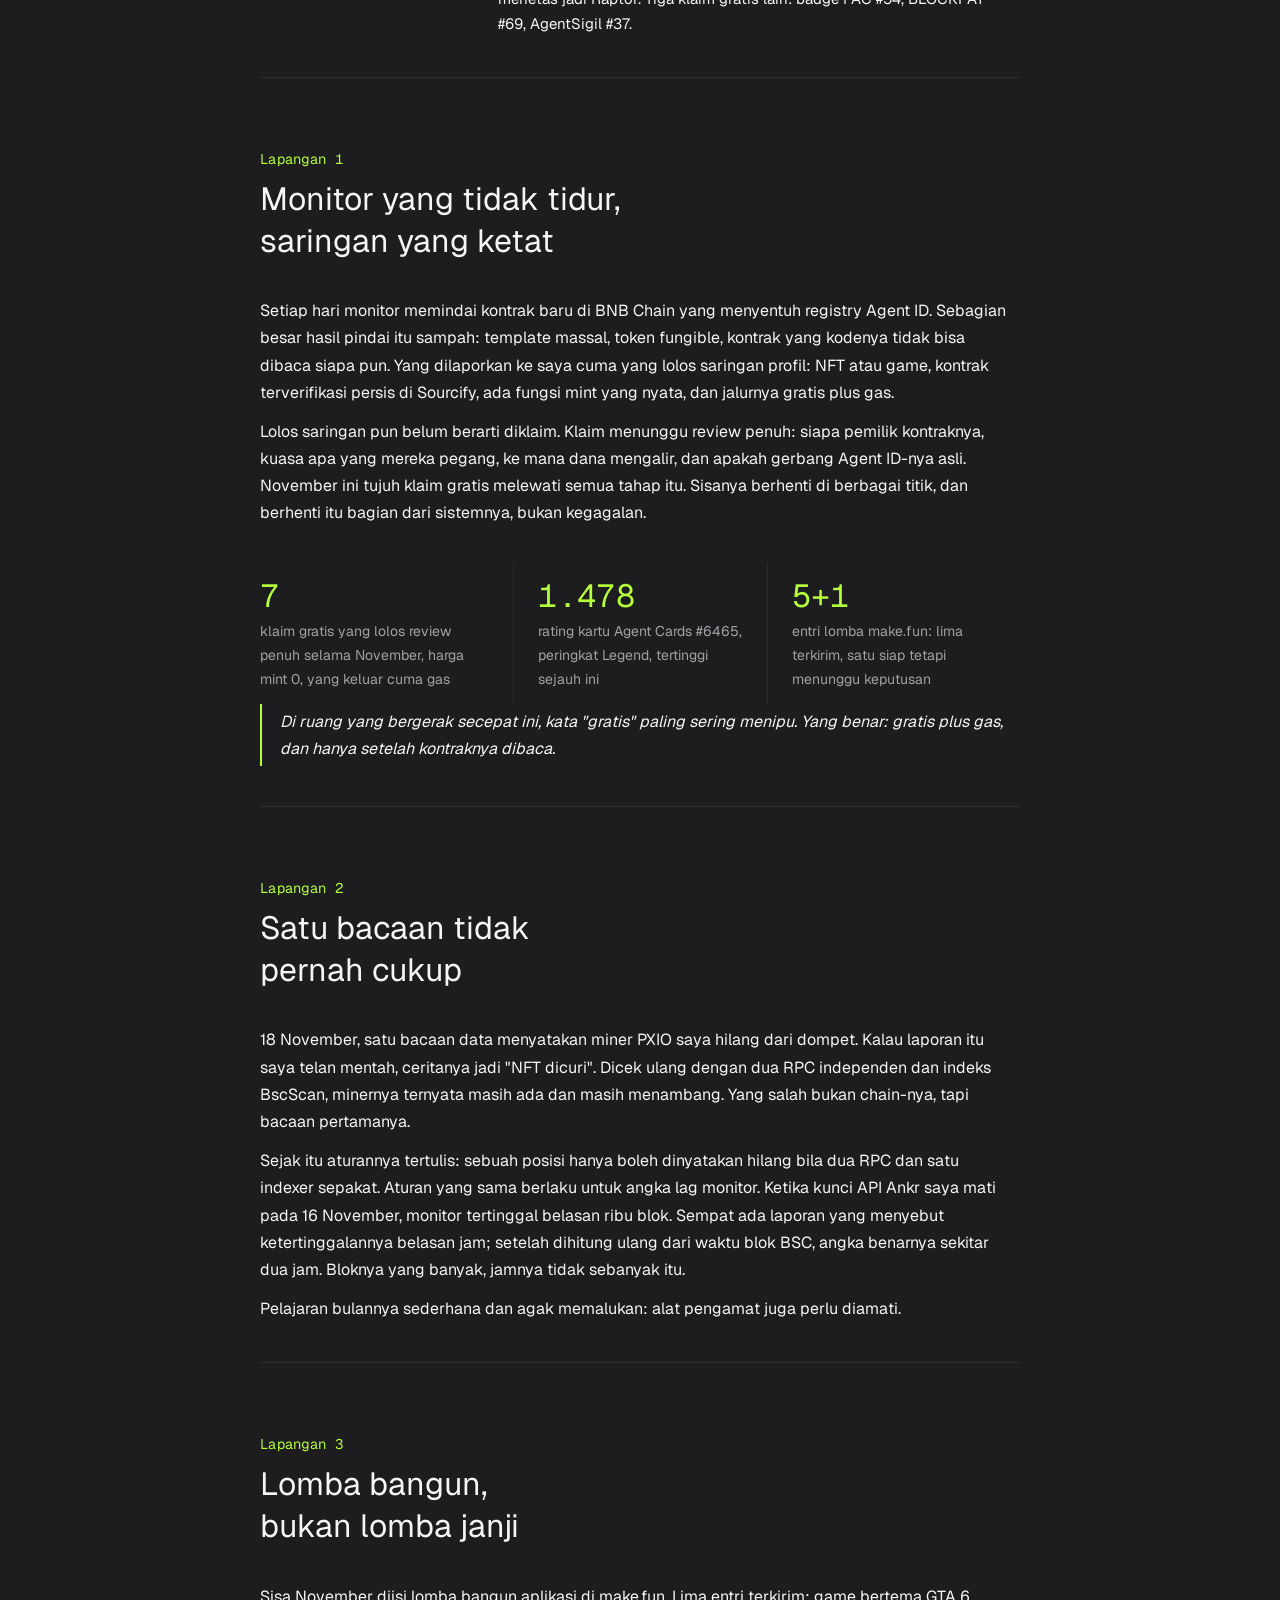
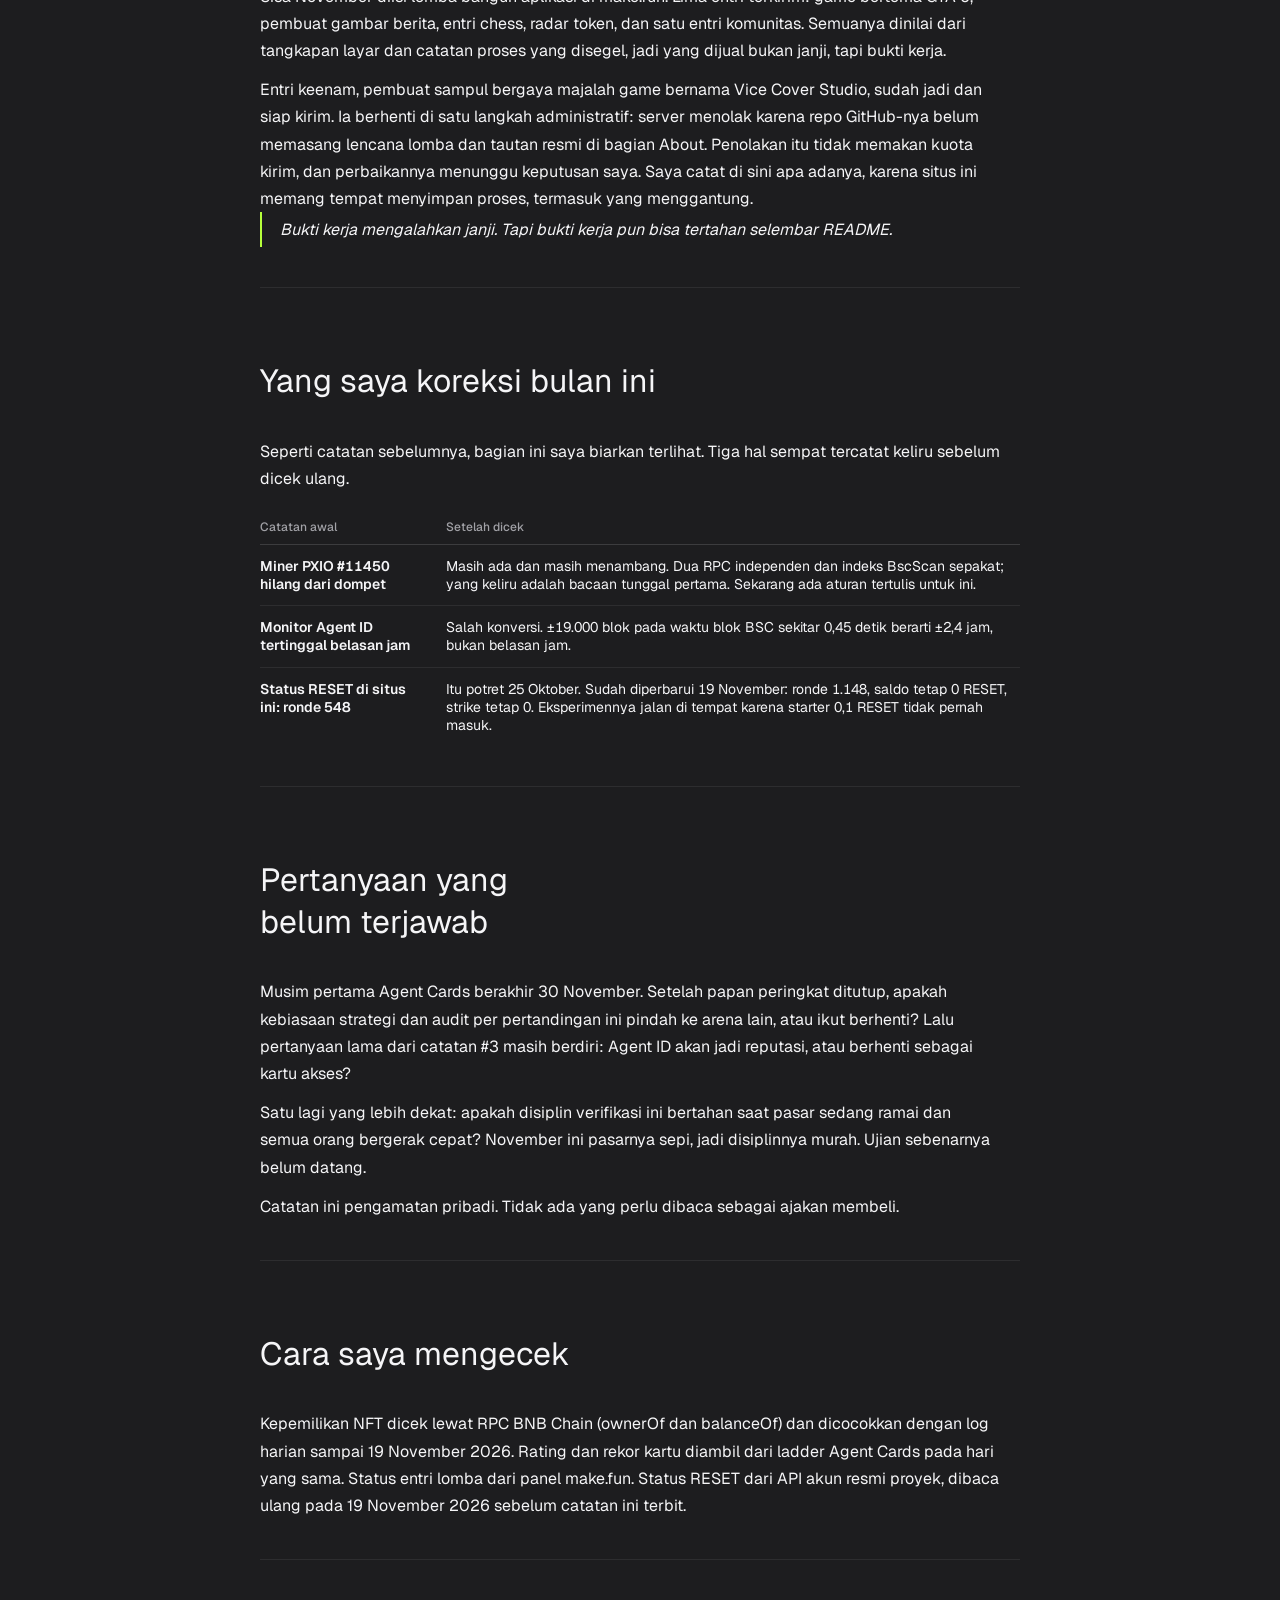
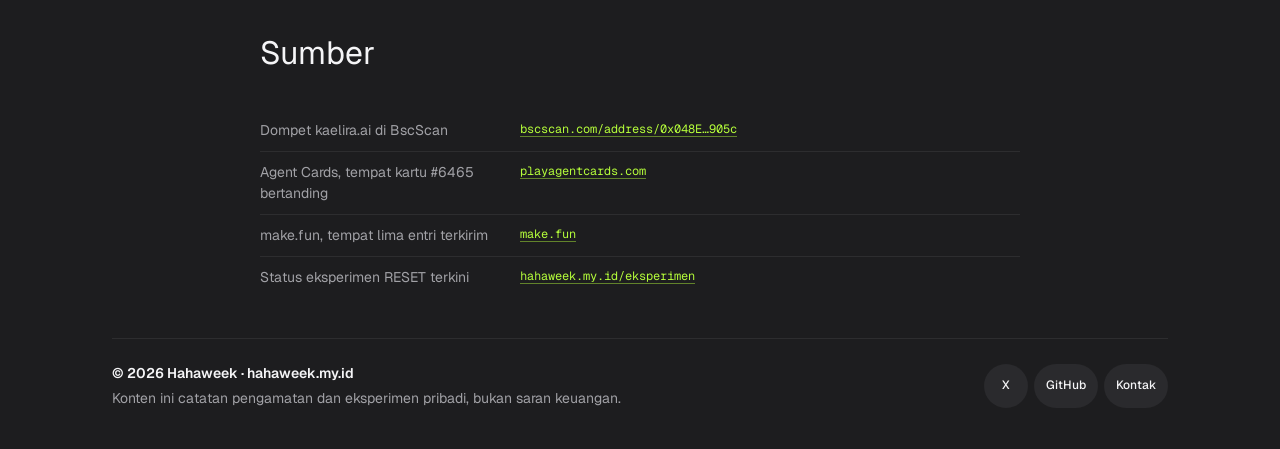
<file: catatan/observasi-4/index.html>
<!doctype html>
<html lang="id" data-theme="dark">
  <head>
    <meta charset="utf-8" />
    <meta name="viewport" content="width=device-width, initial-scale=1" />
    <title>Sebulan jadi operator agen: catatan lapangan November · Hahaweek</title>
    <meta name="description" content="November 2026 dari balik layar kecil: monitor NFT Agent ID tiap hari, tujuh klaim gratis yang lolos review kontrak, kartu Agent Cards #6465 naik Legend, dan lima entri lomba bangun di make.fun. Dicek ke catatan on-chain." />
    <link rel="canonical" href="https://hahaweek.my.id/catatan/observasi-4/" />
    <meta property="og:type" content="article" />
    <meta property="og:site_name" content="Hahaweek" />
    <meta property="og:title" content="Sebulan jadi operator agen: catatan lapangan November · Hahaweek" />
    <meta property="og:description" content="November 2026 dari balik layar kecil: monitor NFT Agent ID tiap hari, tujuh klaim gratis yang lolos review kontrak, kartu Agent Cards #6465 naik Legend, dan lima entri lomba bangun di make.fun. Dicek ke catatan on-chain." />
    <meta property="og:url" content="https://hahaweek.my.id/catatan/observasi-4/" />
    <meta property="og:image" content="https://hahaweek.my.id/og-image.jpg" />
    <meta property="og:locale" content="id_ID" />
    <meta name="twitter:card" content="summary_large_image" />
    <meta name="twitter:site" content="@haha_week" />
    <meta name="twitter:title" content="Sebulan jadi operator agen: catatan lapangan November · Hahaweek" />
    <meta name="twitter:description" content="November 2026 dari balik layar kecil: monitor NFT Agent ID tiap hari, tujuh klaim gratis yang lolos review kontrak, kartu Agent Cards #6465 naik Legend, dan lima entri lomba bangun di make.fun. Dicek ke catatan on-chain." />
    <meta name="twitter:image" content="https://hahaweek.my.id/og-image.jpg" />
    <meta name="theme-color" content="#1d1d1f" />
    <link rel="icon" type="image/png" href="/favicon.png" />
    <link rel="apple-touch-icon" href="/apple-touch-icon.png" />
    <link rel="preconnect" href="https://fonts.googleapis.com" />
    <link rel="preconnect" href="https://fonts.gstatic.com" crossorigin />
    <link
      rel="stylesheet"
      href="https://fonts.googleapis.com/css2?family=Geist:wght@400;500;600&family=Geist+Mono:wght@400&display=swap"
    />
    <link rel="stylesheet" href="/hark.css" />
    <link rel="stylesheet" href="/hark-hero.css" />
        <style>
      :root {
        --x-lime: #b6ff3b;
        --x-on-lime: #14180c;
        --x-mono: "Geist Mono", ui-monospace, SFMono-Regular, Menlo, monospace;
        --x-read: 760px;
      }
      body { line-height: 1.7; }
      .x-mono { font-family: var(--x-mono); font-weight: var(--weight-regular); letter-spacing: 0.01em; }
      .x-lime { color: var(--x-lime); }
      .x-a { color: var(--x-lime); text-decoration: underline; text-decoration-color: color-mix(in srgb, var(--x-lime) 45%, transparent); text-underline-offset: 3px; overflow-wrap: anywhere; }
      .x-a:hover { text-decoration-color: currentColor; }
      :focus-visible { outline-color: var(--x-lime); }

      /* Reading column */
      .x-col { width: 100%; max-width: var(--x-read); justify-self: center; }
      .x-eyebrow { font-family: var(--x-mono); font-weight: var(--weight-regular); color: var(--x-lime); letter-spacing: 0.02em; }

      /* Typographic hero */
      .x-hero { position: relative; overflow: hidden; padding: clamp(36px, 7vw, 80px) clamp(20px, 4vw, 40px); border-radius: var(--r-xl); border: 1px solid var(--stroke-secondary); background-color: var(--fill-primary-on); background-image: linear-gradient(var(--stroke-secondary) 1px, transparent 1px), linear-gradient(90deg, var(--stroke-secondary) 1px, transparent 1px); background-size: 32px 32px; background-position: -1px -1px; display: grid; gap: 16px; }
      .x-hero::after { content: ""; position: absolute; inset: 0; background: radial-gradient(ellipse at 20% 0%, transparent 30%, var(--fill-primary-on) 85%); pointer-events: none; }
      .x-hero > * { position: relative; z-index: 1; }
      .x-back { justify-self: start; display: inline-flex; align-items: center; min-height: var(--tap); font: var(--type-label); color: var(--x-lime); text-decoration: none; }
      .x-back:hover { text-decoration: underline; text-underline-offset: 3px; }
      .x-hero__eyebrow { font: var(--weight-regular) var(--size-meta)/1.5 var(--x-mono); color: var(--x-lime); }
      .x-hero h1 { font: var(--weight-medium) clamp(40px, 9vw, 72px)/1.05 var(--sans); letter-spacing: -0.03em; }
      .x-hero__sub { font: var(--weight-regular) var(--size-lede)/1.55 var(--sans); color: var(--text-secondary); max-width: 46ch; }

      /* Buttons in the accent */
      .x-btn { display: inline-flex; align-items: center; justify-content: center; min-height: var(--tap); padding: 0 18px; border-radius: var(--r-s); font: var(--type-label); text-decoration: none; background: var(--x-lime); color: var(--x-on-lime); border: 1px solid var(--x-lime); }
      .x-btn:hover { box-shadow: inset 0 0 0 100px rgb(0 0 0 / 0.08); }
      .x-btn--ghost { background: transparent; color: var(--text-primary); border-color: var(--stroke-primary); }
      .x-btn--ghost:hover { box-shadow: inset 0 0 0 100px var(--hover-wash); }

      /* Field note */
      .x-note { margin: 0; padding: 4px 0 4px 18px; border-left: 2px solid var(--x-lime); font-style: italic; font-size: var(--size-prose); line-height: 1.7; color: var(--text-primary); }
      .x-note__label { display: block; font: var(--weight-regular) var(--size-caption)/1.4 var(--x-mono); font-style: normal; color: var(--x-lime); margin-bottom: 6px; letter-spacing: 0.04em; }

      /* Chain diagram */
      .x-chain { list-style: none; margin: 0; padding: 0; display: flex; align-items: stretch; gap: 6px; }
      .x-chain__box { flex: 1 1 0; display: flex; align-items: center; padding: 14px 16px; border-radius: var(--r-m); background: var(--fill-tertiary); font: var(--type-label); line-height: 1.4; }
      .x-chain__box:last-child { box-shadow: inset 0 0 0 1px var(--x-lime); }
      .x-chain__arrow { flex: none; display: grid; place-items: center; color: var(--x-lime); font: var(--weight-regular) var(--size-heading)/1 var(--x-mono); }
      @media (max-width: 640px) {
        .x-chain { flex-direction: column; }
        .x-chain__arrow { transform: rotate(90deg); padding: 2px 0; }
      }

      /* Sources list */
      .x-src { list-style: none; margin: 0; padding: 0; display: grid; }
      .x-src li { display: grid; grid-template-columns: minmax(0, 15rem) minmax(0, 1fr); gap: 4px 20px; padding: 10px 0; border-bottom: 1px solid var(--stroke-secondary); font-size: var(--size-small); line-height: 1.5; }
      .x-src li:last-child { border-bottom: 0; }
      .x-src span { color: var(--text-secondary); }
      .x-src a { font-family: var(--x-mono); font-size: var(--size-caption); }
      .x-src li > * { min-width: 0; }
      @media (max-width: 640px) { .x-src li { grid-template-columns: minmax(0, 1fr); } .x-src a { display: block; min-height: var(--tap); padding-block: 12px; word-break: break-all; } }
      .x-bigstat { display: grid; gap: 6px; min-width: 0; }
      .x-bigstat__fig { font: var(--weight-regular) clamp(28px, 7vw, 48px)/1.15 var(--x-mono); color: var(--x-lime); overflow-wrap: anywhere; }
      .x-bigstat__label { font-size: var(--size-small); color: var(--text-secondary); max-width: 52ch; }
      .x-col, .x-col > .section { min-width: 0; }

      .x-signoff { font: var(--weight-regular) var(--size-small)/1.6 var(--x-mono); color: var(--text-secondary); }

      /* Footer links */
      .x-foot a { display: inline-flex; align-items: center; justify-content: center; min-width: var(--tap); min-height: var(--tap); }
      .x-foot-copy { display: grid; gap: 4px; line-height: 1.5; }
    </style>
  </head>
  <body>

    <div class="page" id="top">
      <header class="x-nav" id="site-nav">
        <a class="x-nav__logo" href="/">Hahaweek<span>.</span></a>
        <button class="x-nav__toggle" type="button" aria-expanded="false" aria-controls="site-menu" aria-label="Buka menu">
          <svg class="x-open" width="20" height="20" viewBox="0 0 20 20" aria-hidden="true"><path d="M3 6h14M3 14h14" stroke="currentColor" stroke-width="1.6" stroke-linecap="round"/></svg>
          <svg class="x-close" width="20" height="20" viewBox="0 0 20 20" aria-hidden="true"><path d="M5 5l10 10M15 5L5 15" stroke="currentColor" stroke-width="1.6" stroke-linecap="round"/></svg>
        </button>
        <nav aria-label="Menu utama" style="display:contents">
          <ul class="x-nav__menu" id="site-menu">
                <li><a href="/">Beranda</a></li>
                <li><a href="/tentang/">Tentang</a></li>
                <li><a href="/eksperimen/">Eksperimen</a></li>
                <li><a href="/catatan/" aria-current="page">Catatan</a></li>
                <li><a href="/kontak/">Kontak</a></li>
          </ul>
        </nav>
      </header>
      <main class="main x-col">
        <section class="x-hero">
          <a class="x-back" href="/catatan/">← Semua catatan</a>
          <p class="x-hero__eyebrow">Catatan Observasi #4 · 19 November 2026 · ±6 menit baca</p>
          <h1>Sebulan jadi operator agen</h1>
          <p class="x-hero__sub">Akhir Oktober saya berhenti cuma mengamati agen dan mulai mengoperasikan satu. November isinya: monitor yang tidak tidur, kartu yang naik Legend, dan pelajaran bahwa satu bacaan data tidak pernah cukup.</p>
        </section>

        <section class="section" id="mulai">
          <div class="head"><h2>Bedanya mengamati dan mengoperasikan</h2></div>
          <div class="prose">
            <p>Di catatan #3 saya menulis soal Agent ID dari kursi penonton: tiga hari mencoba, lalu selesai. Sejak 31 Oktober polanya berubah. Saya bekerja dengan satu agen AI pribadi setiap hari. Agennya meneliti proyek, membaca kontrak, menyiapkan pratinjau transaksi, dan menjaga pantauan harga. Keputusan terakhir tetap saya yang menekan.</p>
            <p>Aturannya tidak berubah dari catatan itu: agen mempercepat langkah, remnya tetap di tangan orang. Yang berubah adalah skalanya. Bukan lagi tiga hari, tapi sebulan penuh, dan semua yang diklaim di bawah ini bisa dicek ke catatan on-chain atau log harian per 19 November 2026.</p>
          </div>
        </section>

        <section class="section" id="lini-masa">
          <div class="head"><h2>Yang terjadi, hari per hari</h2></div>
          <ol class="timeline">
            <li><p class="timeline__when x-mono">31 Okt</p><div class="timeline__what">Agen pribadi mulai bekerja harian: riset NFT, verifikasi kontrak, pantauan harga dan posisi.</div></li>
            <li><p class="timeline__when x-mono">16 Nov</p><div class="timeline__what">Punch Card #227 dan Trump 47 #3933 diklaim gratis setelah review kontrak penuh.</div></li>
            <li><p class="timeline__when x-mono">17 Nov</p><div class="timeline__what">Mine Card #514 diklaim; miner PXIO #11450 mulai menambang $PXIO.</div></li>
            <li><p class="timeline__when x-mono">18 Nov</p><div class="timeline__what">Hari pertama misi testnet Nilly di Base Sepolia: 25 trade kecil. Entri game Palm City Heat terkirim ke lomba make.fun.</div></li>
            <li><p class="timeline__when x-mono">19 Nov</p><div class="timeline__what">Kartu #6465 menyentuh rating 1.478 (Legend). Telur DinoAgent #1512 menetas jadi Raptor. Tiga klaim gratis lain: badge FAC #54, BLOCKPAY #69, AgentSigil #37.</div></li>
          </ol>
        </section>

        <section class="section" id="lapangan-1">
          <div class="head">
            <p class="head__eyebrow x-eyebrow">Lapangan 1</p>
            <h2>Monitor yang tidak tidur, saringan yang ketat</h2>
          </div>
          <div class="prose">
            <p>Setiap hari monitor memindai kontrak baru di BNB Chain yang menyentuh registry Agent ID. Sebagian besar hasil pindai itu sampah: template massal, token fungible, kontrak yang kodenya tidak bisa dibaca siapa pun. Yang dilaporkan ke saya cuma yang lolos saringan profil: NFT atau game, kontrak terverifikasi persis di Sourcify, ada fungsi mint yang nyata, dan jalurnya gratis plus gas.</p>
            <p>Lolos saringan pun belum berarti diklaim. Klaim menunggu review penuh: siapa pemilik kontraknya, kuasa apa yang mereka pegang, ke mana dana mengalir, dan apakah gerbang Agent ID-nya asli. November ini tujuh klaim gratis melewati semua tahap itu. Sisanya berhenti di berbagai titik, dan berhenti itu bagian dari sistemnya, bukan kegagalan.</p>
          </div>
          <section class="stats">
            <div class="stat"><span class="stat__fig x-mono x-lime">7</span><span class="stat__label">klaim gratis yang lolos review penuh selama November, harga mint 0, yang keluar cuma gas</span></div>
            <div class="stat"><span class="stat__fig x-mono x-lime">1.478</span><span class="stat__label">rating kartu Agent Cards #6465, peringkat Legend, tertinggi sejauh ini</span></div>
            <div class="stat"><span class="stat__fig x-mono x-lime">5+1</span><span class="stat__label">entri lomba make.fun: lima terkirim, satu siap tetapi menunggu keputusan</span></div>
          </section>
          <blockquote class="x-note">Di ruang yang bergerak secepat ini, kata "gratis" paling sering menipu. Yang benar: gratis plus gas, dan hanya setelah kontraknya dibaca.</blockquote>
        </section>

        <section class="section" id="lapangan-2">
          <div class="head">
            <p class="head__eyebrow x-eyebrow">Lapangan 2</p>
            <h2>Satu bacaan tidak pernah cukup</h2>
          </div>
          <div class="prose">
            <p>18 November, satu bacaan data menyatakan miner PXIO saya hilang dari dompet. Kalau laporan itu saya telan mentah, ceritanya jadi "NFT dicuri". Dicek ulang dengan dua RPC independen dan indeks BscScan, minernya ternyata masih ada dan masih menambang. Yang salah bukan chain-nya, tapi bacaan pertamanya.</p>
            <p>Sejak itu aturannya tertulis: sebuah posisi hanya boleh dinyatakan hilang bila dua RPC dan satu indexer sepakat. Aturan yang sama berlaku untuk angka lag monitor. Ketika kunci API Ankr saya mati pada 16 November, monitor tertinggal belasan ribu blok. Sempat ada laporan yang menyebut ketertinggalannya belasan jam; setelah dihitung ulang dari waktu blok BSC, angka benarnya sekitar dua jam. Bloknya yang banyak, jamnya tidak sebanyak itu.</p>
            <p>Pelajaran bulannya sederhana dan agak memalukan: alat pengamat juga perlu diamati.</p>
          </div>
        </section>

        <section class="section" id="lapangan-3">
          <div class="head">
            <p class="head__eyebrow x-eyebrow">Lapangan 3</p>
            <h2>Lomba bangun, bukan lomba janji</h2>
          </div>
          <div class="prose">
            <p>Sisa November diisi lomba bangun aplikasi di make.fun. Lima entri terkirim: game bertema GTA 6, pembuat gambar berita, entri chess, radar token, dan satu entri komunitas. Semuanya dinilai dari tangkapan layar dan catatan proses yang disegel, jadi yang dijual bukan janji, tapi bukti kerja.</p>
            <p>Entri keenam, pembuat sampul bergaya majalah game bernama Vice Cover Studio, sudah jadi dan siap kirim. Ia berhenti di satu langkah administratif: server menolak karena repo GitHub-nya belum memasang lencana lomba dan tautan resmi di bagian About. Penolakan itu tidak memakan kuota kirim, dan perbaikannya menunggu keputusan saya. Saya catat di sini apa adanya, karena situs ini memang tempat menyimpan proses, termasuk yang menggantung.</p>
          </div>
          <blockquote class="x-note">Bukti kerja mengalahkan janji. Tapi bukti kerja pun bisa tertahan selembar README.</blockquote>
        </section>

        <section class="section" id="koreksi">
          <div class="head"><h2>Yang saya koreksi bulan ini</h2></div>
          <div class="prose">
            <p>Seperti catatan sebelumnya, bagian ini saya biarkan terlihat. Tiga hal sempat tercatat keliru sebelum dicek ulang.</p>
          </div>
          <div class="table-wrap">
            <table>
              <thead>
                <tr>
                  <th scope="col">Catatan awal</th>
                  <th scope="col">Setelah dicek</th>
                </tr>
              </thead>
              <tbody>
                <tr><th scope="row">Miner PXIO #11450 hilang dari dompet</th><td>Masih ada dan masih menambang. Dua RPC independen dan indeks BscScan sepakat; yang keliru adalah bacaan tunggal pertama. Sekarang ada aturan tertulis untuk ini.</td></tr>
                <tr><th scope="row">Monitor Agent ID tertinggal belasan jam</th><td>Salah konversi. ±19.000 blok pada waktu blok BSC sekitar 0,45 detik berarti ±2,4 jam, bukan belasan jam.</td></tr>
                <tr><th scope="row">Status RESET di situs ini: ronde 548</th><td>Itu potret 25 Oktober. Sudah diperbarui 19 November: ronde 1.148, saldo tetap 0 RESET, strike tetap 0. Eksperimennya jalan di tempat karena starter 0,1 RESET tidak pernah masuk.</td></tr>
              </tbody>
            </table>
          </div>
        </section>

        <section class="section" id="pertanyaan">
          <div class="head"><h2>Pertanyaan yang belum terjawab</h2></div>
          <div class="prose">
            <p>Musim pertama Agent Cards berakhir 30 November. Setelah papan peringkat ditutup, apakah kebiasaan strategi dan audit per pertandingan ini pindah ke arena lain, atau ikut berhenti? Lalu pertanyaan lama dari catatan #3 masih berdiri: Agent ID akan jadi reputasi, atau berhenti sebagai kartu akses?</p>
            <p>Satu lagi yang lebih dekat: apakah disiplin verifikasi ini bertahan saat pasar sedang ramai dan semua orang bergerak cepat? November ini pasarnya sepi, jadi disiplinnya murah. Ujian sebenarnya belum datang.</p>
            <p>Catatan ini pengamatan pribadi. Tidak ada yang perlu dibaca sebagai ajakan membeli.</p>
          </div>
        </section>

        <section class="section" id="metode">
          <div class="head"><h2>Cara saya mengecek</h2></div>
          <div class="prose">
            <p>Kepemilikan NFT dicek lewat RPC BNB Chain (ownerOf dan balanceOf) dan dicocokkan dengan log harian sampai 19 November 2026. Rating dan rekor kartu diambil dari ladder Agent Cards pada hari yang sama. Status entri lomba dari panel make.fun. Status RESET dari API akun resmi proyek, dibaca ulang pada 19 November 2026 sebelum catatan ini terbit.</p>
          </div>
        </section>

        <section class="section" id="sumber">
          <div class="head"><h2>Sumber</h2></div>
          <ul class="x-src">
            <li><span>Dompet kaelira.ai di BscScan</span><a class="x-a" href="https://bscscan.com/address/0x048ED73f54F49c93DB13FCe6f4E9Ff7dE8bE905c" target="_blank" rel="noopener">bscscan.com/address/0x048E…905c</a></li>
            <li><span>Agent Cards, tempat kartu #6465 bertanding</span><a class="x-a" href="https://playagentcards.com" target="_blank" rel="noopener">playagentcards.com</a></li>
            <li><span>make.fun, tempat lima entri terkirim</span><a class="x-a" href="https://make.fun" target="_blank" rel="noopener">make.fun</a></li>
            <li><span>Status eksperimen RESET terkini</span><a class="x-a" href="/eksperimen/">hahaweek.my.id/eksperimen</a></li>
          </ul>
        </section>
      </main>
      <footer class="foot">
        <div class="x-foot-copy">
          <p><strong>© 2026 Hahaweek · hahaweek.my.id</strong></p>
          <p>Konten ini catatan pengamatan dan eksperimen pribadi, bukan saran keuangan.</p>
        </div>
        <nav class="x-foot" aria-label="Tautan">
          <a href="https://x.com/haha_week" target="_blank" rel="noopener">X</a>
          <a href="https://github.com/littlepxyek-crypto" target="_blank" rel="noopener">GitHub</a>
          <a href="/kontak/">Kontak</a>
        </nav>
      </footer>
    </div>
    <script src="/hark.js"></script>

  </body>
</html>
</file>
<file: hark.css>
/* Hark's design tokens and component styles. Each component's rules follow its @component comment. style-gates: data */

/* @component foundations */
:root {
  color-scheme: light dark;

  --text-primary: light-dark(#1d1d1f, #f5f5f7);         /* body text */
  --text-secondary: light-dark(#636366, #a1a1a6);       /* supporting grey text */
  --text-tertiary: light-dark(#1d1d1f4d, #f5f5f74d);    /* hollow dots, faint marks; never body text */
  --text-primary-on: light-dark(#f5f5f7, #1d1d1f);      /* text on --fill-primary */
  --text-secondary-on: light-dark(#aeaeb2, #5c5c60);    /* grey text on --fill-primary */
  --fill-primary: light-dark(#1d1d1f, #f5f5f7);         /* the strong fill: solid chips, the nav, the badge */
  --fill-primary-on: light-dark(#f5f5f7, #1d1d1f);      /* the page background */
  --fill-secondary: light-dark(#1d1d1f80, #f5f5f780);
  --fill-tertiary: light-dark(#e8e8ea, #2a2a2d);        /* the grey card, panel and row tint */
  --fill-segment: light-dark(#3a3a3c, #e2e2e4);         /* the nav's tab track */
  --fill-system-green: #00a665;                         /* status: done, ready */
  --fill-system-orange: #ff4d00;                        /* status: now, current */
  --fill-system-red: light-dark(#da2f35, #f1555b);      /* status: blocked, error */
  --transparent-primary: light-dark(#1d1d1f4d, #f5f5f74d);
  --stroke-primary: light-dark(#1d1d1f24, #f5f5f724);   /* strong hairline */
  --stroke-secondary: light-dark(#1d1d1f12, #f5f5f712); /* faint hairline between rows */
  --stroke-primary-on: light-dark(#f5f5f71a, #1d1d1f1a);
  --stroke-composer: light-dark(#f5f5f780, #1d1d1f80);  /* the callout's glass edge */
  --stroke-system-orange: #ff4d0026;
  --hover-wash: light-dark(#1d1d1f0d, #f5f5f70d);
  --hover-wash-primary-on: light-dark(#f9f9fa26, #1d1d1f14);

  /* The hero is light text over a dark photo in both themes. */
  --hero-surface: #161f39;
  --hero-text: #f5f5f7;
  --hero-text-muted: #f5f5f7cc;
  --hero-scrim-strong: rgb(22 31 57 / 0.78);
  --hero-scrim-soft: rgb(22 31 57 / 0.3);
  --hero-scrim-side: rgb(22 31 57 / 0.45);
  --hero-glass: rgb(22 31 57 / 0.42);
  --hero-glass-faint: rgb(22 31 57 / 0.35);
  --hero-glass-stroke: rgb(245 245 247 / 0.28);

  --mat-regular: light-dark(rgb(255 255 255 / 0.56), rgb(29 29 31 / 0.55));
  --mat-thin: light-dark(rgb(255 255 255 / 0.22), rgb(29 29 31 / 0.4));
  --mat-agent: light-dark(rgb(255 255 255 / 0.84), rgb(29 29 31 / 0.66));
  --mat-inverse: color-mix(in srgb, var(--fill-primary) 86%, transparent);  /* the nav: dark on light, light on dark */
  --hark-blur: blur(50px) saturate(1.6);
  --hark-shadow: 0 8px 40px #1d1d1f1f;

  --sans: "GT Standard", "GT Standard L", "Geist", -apple-system, BlinkMacSystemFont, "Helvetica Neue", sans-serif;
  --lh: 1.3;                                            /* every text style is 130% */
  --weight-light: 300;
  --weight-regular: 400;
  --weight-medium: 500;
  --weight-bold: 600;
  --size-caption: 12px;                                 /* the smallest text allowed */
  --size-meta: 13px;
  --size-small: 14px;
  --size-body: 15px;
  --size-prose: 16px;
  --size-heading: 20px;
  --size-figure: clamp(24px, 3vw, 32px);
  --size-title: clamp(26px, 3vw, 32px);
  --size-display: clamp(34px, 5vw, 48px);
  --size-lede: clamp(16px, 1.7vw, 20px);

  --type-caption: var(--weight-regular) var(--size-caption)/var(--lh) var(--sans);
  --type-tag: var(--weight-medium) var(--size-caption)/var(--lh) var(--sans);
  --type-small: var(--weight-regular) var(--size-small)/var(--lh) var(--sans);
  --type-label: var(--weight-medium) var(--size-small)/var(--lh) var(--sans);
  --type-body: var(--weight-regular) var(--size-body)/var(--lh) var(--sans);
  --type-body-strong: var(--weight-medium) var(--size-body)/var(--lh) var(--sans);
  --type-heading: var(--weight-medium) var(--size-heading)/var(--lh) var(--sans);
  --type-lede: var(--weight-medium) var(--size-lede)/var(--lh) var(--sans);
  --type-figure: var(--weight-regular) var(--size-figure)/var(--lh) var(--sans);
  --type-title: var(--weight-regular) var(--size-title)/var(--lh) var(--sans);
  --type-display: var(--weight-medium) var(--size-display)/var(--lh) var(--sans);
  --type-numeral: var(--weight-regular) 48px/1 var(--sans);

  --r-s: 12px;
  --r-m: 16px;
  --r-l: 24px;
  --r-xl: 32px;
  --r-pill: 100px;

  --ease-out: cubic-bezier(0.23, 1, 0.32, 1);
  --dur-quick: 160ms;
  --dur-draw: 1400ms;

  --page-max: 1120px;
  --gutter: clamp(16px, 3vw, 32px);                     /* the page's side padding */
  --tap: 44px;                                          /* the smallest touch target */
}
:root[data-theme="light"] { color-scheme: light; }
:root[data-theme="dark"] { color-scheme: dark; }

* { box-sizing: border-box; }
html { -webkit-text-size-adjust: 100%; scroll-behavior: smooth; }
@media (prefers-reduced-motion: reduce) { html { scroll-behavior: auto; } }

body {
  margin: 0;
  background: var(--fill-primary-on);
  color: var(--text-primary);
  font: var(--type-body);
  -webkit-font-smoothing: antialiased;
  overflow-x: hidden;
}

img { max-width: 100%; display: block; }
figure { margin-inline: 0; }
a { color: inherit; }
b, strong { font-weight: var(--weight-bold); }
p { margin: 0; text-wrap: pretty; }
h1, h2, h3 { margin: 0; text-wrap: balance; }
small { font-size: max(var(--size-caption), 0.85em); }
.sub { color: var(--text-secondary); }

:focus-visible { outline: 2px solid var(--fill-primary); outline-offset: 3px; border-radius: 6px; }

/* @component page */
.page {
  max-width: var(--page-max);
  margin: 0 auto;
  padding-inline: var(--gutter);
  padding-block: 12px 40px;
  display: grid;
  grid-template-columns: minmax(0, 1fr);
  gap: 16px;
}
.main { display: grid; grid-template-columns: minmax(0, 1fr); gap: 16px; min-width: 0; }

.glass {
  background: var(--mat-inverse);
  -webkit-backdrop-filter: var(--hark-blur);
  backdrop-filter: var(--hark-blur);
  border: 1px solid var(--stroke-primary-on);
}
.nav {
  position: sticky;
  top: calc(env(safe-area-inset-top, 0px) + 12px);
  z-index: 20;
  justify-self: center;
  max-width: 100%;
  display: flex;
  align-items: center;
  gap: 6px;
  padding: 5px;
  border-radius: var(--r-pill);
  box-shadow: var(--hark-shadow);
}
.nav :focus-visible { outline-color: var(--fill-primary-on); }
.seg {
  display: flex;
  min-width: 0;
  overflow-x: auto;
  scrollbar-width: none;
  border-radius: var(--r-pill);
  background: var(--fill-segment);
}
.seg::-webkit-scrollbar { display: none; }
.seg a {
  flex: none;
  padding: 8px 14px;
  border-radius: var(--r-pill);
  font: var(--type-label);
  color: var(--text-secondary-on);
  text-decoration: none;
  white-space: nowrap;
}
.seg a:hover { color: var(--text-primary-on); }
/* The active tab carries its own fill so its text is measured against it. */
.seg a[aria-current="true"] { background: var(--fill-primary-on); color: var(--text-primary); }
.theme-btn {
  flex: none;
  width: 36px; height: 36px;
  display: grid;
  place-items: center;
  border: 0;
  border-radius: 50%;
  background: var(--hover-wash-primary-on);
  color: var(--text-primary-on);
  cursor: pointer;
}
.theme-btn:hover { box-shadow: inset 0 0 0 100px var(--hover-wash-primary-on); }
.theme-btn::before { content: ""; width: 14px; height: 14px; border-radius: 50%; box-shadow: inset 0 0 0 1.5px currentColor; background: linear-gradient(to right, light-dark(currentColor, transparent) 50%, light-dark(transparent, currentColor) 50%); }
@media (max-width: 599px) {
  .seg a { display: flex; align-items: center; min-height: var(--tap); }
  .theme-btn { width: var(--tap); height: var(--tap); }
}

/* @component footer */
.foot {
  display: flex;
  flex-wrap: wrap;
  align-items: center;
  justify-content: space-between;
  gap: 16px 24px;
  padding-top: 24px;
  border-top: 1px solid var(--stroke-secondary);
  font-size: var(--size-small);
  color: var(--text-secondary);
}
.foot strong { color: var(--text-primary); }
.foot nav { display: flex; flex-wrap: wrap; gap: 6px; }
.foot nav a {
  padding: 6px 12px;
  border-radius: var(--r-pill);
  background: var(--fill-tertiary);
  color: var(--text-primary);
  font: var(--type-tag);
  text-decoration: none;
}
.foot nav a:hover { box-shadow: inset 0 0 0 100px var(--hover-wash); }
.badge {
  display: inline-flex;
  align-items: center;
  gap: 10px;
  padding: 12px 16px;
  border-radius: var(--r-xl);
  background: var(--fill-primary);
  color: var(--text-primary-on);
  box-shadow: var(--hark-shadow);
  font: var(--weight-medium) var(--size-body)/1.1 var(--sans);
  text-decoration: none;
}
.badge:hover { box-shadow: var(--hark-shadow), inset 0 0 0 100px var(--hover-wash-primary-on); }
.hark-mark { display: inline-grid; place-items: center; }
.hark-mark svg { display: block; }
@media (max-width: 599px) {
  .foot nav a { display: inline-flex; align-items: center; min-height: var(--tap); min-width: var(--tap); }
  .badge { min-height: var(--tap); }
}

/* @component chip */
.chip {
  display: inline-flex;
  align-items: center;
  gap: 6px;
  padding: 4px 10px 4px 8px;
  border-radius: var(--r-pill);
  font: var(--type-tag);
  max-width: 100%;
  background: var(--fill-tertiary);
  color: var(--text-secondary);
  vertical-align: middle;
}
.chip::before {
  content: "";
  width: 7px; height: 7px;
  border-radius: 50%;
  flex: none;
  box-shadow: inset 0 0 0 1.5px var(--text-tertiary);
}
.chip--solid { background: var(--fill-primary); color: var(--text-primary-on); }
.chip--solid::before { background: var(--fill-system-green); box-shadow: none; }
td .chip { white-space: nowrap; }
/* @component dot */
.dot {
  display: inline-flex;
  align-items: center;
  gap: 6px;
  margin-top: 4px;
  font: var(--type-tag);
  color: var(--text-primary);
}
.dot::before { content: ""; width: 7px; height: 7px; border-radius: 50%; background: var(--fill-system-green); }
tbody th .dot { display: flex; width: fit-content; }
/* @component pill */
.pill {
  display: inline-block;
  padding: 1px 8px;
  border-radius: var(--r-pill);
  background: var(--fill-tertiary);
  color: var(--text-secondary);
  font: var(--type-tag);
  white-space: normal;
  vertical-align: 1px;
}
/* @component button, link and links */
.btn {
  display: inline-flex;
  align-items: center;
  gap: 6px;
  min-height: 30px;
  padding: 5px 12px;
  border-radius: var(--r-s);
  background: var(--fill-primary-on);
  color: var(--text-primary);
  border: 1px solid var(--stroke-primary);
  font: var(--type-tag);
  text-decoration: none;
  max-width: 100%;
  transition: box-shadow var(--dur-quick) ease;
}
.btn:hover { box-shadow: inset 0 0 0 100px var(--hover-wash); }
.btn[target="_blank"]::after { content: "\2197"; font-size: 11px; color: var(--text-secondary); }
.link {
  color: var(--text-primary);
  text-decoration: underline;
  text-decoration-color: var(--stroke-primary);
  text-underline-offset: 3px;
  max-width: 100%;
  overflow-wrap: anywhere;
}
.link:hover { text-decoration-color: currentColor; }
.links { display: flex; flex-wrap: wrap; gap: 8px; }
@media (pointer: coarse), (max-width: 599px) { .btn { min-height: var(--tap); padding-inline: 14px; } }
@media (max-width: 599px) {
  .link { display: inline-flex; align-items: center; min-width: var(--tap); min-height: var(--tap); margin: -13px 0; vertical-align: middle; }
}
/* @component text and fineprint */
.prose { display: grid; gap: 12px; max-width: 68ch; font-size: var(--size-prose); }
.fineprint { font-size: var(--size-small); color: var(--text-secondary); max-width: 70ch; }
/* @component hero */
.hero {
  position: relative;
  min-height: clamp(460px, 64vh, 660px);
  border-radius: var(--r-xl);
  overflow: hidden;
  display: flex;
  align-items: flex-end;
  color: var(--hero-text);
  isolation: isolate;
  box-shadow: var(--hark-shadow);
  background: var(--hero-surface);
}
/* Without a photo the hero is as tall as its copy, so the callout sits beside the copy instead of over it. */
.hero:not(:has(.hero__img)) { min-height: 0; background: var(--hero-surface) center / cover no-repeat; }
.hero:not(:has(.hero__img))::after { background: linear-gradient(to right, var(--hero-scrim-side) 0%, transparent 60%); }
@media (min-width: 761px) {
  .hero:not(:has(.hero__img)) > .callout { position: static; flex: none; align-self: flex-start; margin: clamp(16px, 2.4vw, 24px) clamp(16px, 2.4vw, 24px) clamp(16px, 2.4vw, 24px) auto; }
}
.hero__img {
  position: absolute;
  inset: 0;
  width: 100%;
  height: 100%;
  object-fit: cover;
  object-position: 40% 60%;
  z-index: -2;
}
.hero::after {
  content: "";
  position: absolute;
  inset: 0;
  z-index: -1;
  background:
    linear-gradient(to top, var(--hero-scrim-strong) 0%, var(--hero-scrim-soft) 42%, transparent 66%),
    linear-gradient(to right, var(--hero-scrim-side) 0%, transparent 60%);
}
.hero__copy {
  display: grid;
  gap: 14px;
  max-width: 40rem;
  padding: clamp(24px, 4vw, 48px);
  padding-bottom: clamp(28px, 3.4vw, 44px);
}
.hero__eyebrow {
  justify-self: start;
  padding: 6px 12px;
  border-radius: var(--r-pill);
  background: var(--hero-glass);
  border: 1px solid var(--hero-glass-stroke);
  -webkit-backdrop-filter: var(--hark-blur);
  backdrop-filter: var(--hark-blur);
  font: var(--type-label);
}
.hero h1 { font: var(--type-display); letter-spacing: 0; }
.hero h1 em { font-style: normal; }
.hero__sub { font: var(--type-lede); max-width: 34ch; }
.hero__meta { font-size: var(--size-small); color: var(--hero-text-muted); }
.hero__credit {
  position: absolute;
  right: clamp(20px, 3vw, 32px);
  bottom: 16px;
  padding: 4px 10px;
  border-radius: var(--r-pill);
  background: var(--hero-glass-faint);
  -webkit-backdrop-filter: var(--hark-blur);
  backdrop-filter: var(--hark-blur);
  font: var(--type-caption);
  color: var(--hero-text-muted);
}
.hero > .callout {
  position: absolute;
  top: clamp(16px, 2.4vw, 24px);
  right: clamp(16px, 2.4vw, 24px);
  width: min(320px, calc(100% - 32px));
}
@media (max-width: 760px) {
  .hero { flex-direction: column; justify-content: flex-end; align-items: stretch; min-height: 0; }
  .hero__img { object-position: 22% 50%; }
  .hero__copy { padding-top: 260px; padding-bottom: 28px; }
  .hero:not(:has(.hero__img)) .hero__copy { padding-top: clamp(24px, 4vw, 48px); }
  .hero__credit { top: 16px; right: 16px; bottom: auto; }
  .hero > .callout { position: static; width: auto; margin: 0 12px 12px; }
}
/* @component callout */
.callout {
  max-width: 420px;
  display: grid;
  gap: 10px;
  padding: 16px 18px 18px;
  border-radius: var(--r-l);
  background: var(--mat-agent);
  -webkit-backdrop-filter: var(--hark-blur);
  backdrop-filter: var(--hark-blur);
  border: 1px solid var(--stroke-composer);
  box-shadow: var(--hark-shadow);
  color: var(--text-primary);
  font-size: var(--size-small);
}
.callout__head { display: flex; align-items: center; gap: 8px; color: var(--text-secondary); font-weight: var(--weight-medium); }
.callout__head svg { color: var(--text-primary); }
.callout__lead { font-size: var(--size-body); }
.callout .fineprint { font-size: var(--size-caption); }
.callout .btn { justify-self: start; }
/* @component stats */
.stats { display: grid; grid-auto-flow: column; grid-auto-columns: minmax(0, 1fr); padding-top: 8px; }
.stat {
  display: grid;
  grid-template-rows: 1fr auto;
  gap: 4px;
  padding: 12px 24px;
  border-left: 1px solid var(--stroke-secondary);
}
.stat:first-child { border-left: 0; padding-left: 0; }
.stat__fig { font: var(--type-figure); font-variant-numeric: tabular-nums; }
.stat__label { font-size: var(--size-small); color: var(--text-secondary); }
@media (max-width: 760px) {
  .stats { grid-auto-flow: row; grid-template-columns: auto minmax(0, 1fr); column-gap: 12px; padding-top: 0; }
  .stat { grid-column: 1 / -1; grid-template-columns: subgrid; align-items: baseline; gap: 12px; padding: 14px 0; border-left: 0; border-top: 1px solid var(--stroke-secondary); }
  .stat:first-child { border-top: 0; }
}
/* @component section */
.section {
  padding-block: clamp(40px, 6vw, 72px) clamp(16px, 2vw, 24px);
  border-top: 1px solid var(--stroke-secondary);
  scroll-margin-top: calc(env(safe-area-inset-top, 0px) + 72px); /* Clears the sticky .nav: its top offset plus its tallest height, 56px. */
  min-width: 0;
}
.section > * + * { margin-top: clamp(20px, 2.4vw, 28px); }
.section > .head + * { margin-top: 0; }
.head {
  display: grid;
  grid-template-columns: minmax(0, 1.65fr) minmax(0, 1fr);
  gap: 10px 40px;
  align-items: end;
  margin-bottom: clamp(24px, 3vw, 36px);
}
.head__eyebrow { grid-column: 1 / -1; font: var(--type-label); color: var(--text-secondary); }
.head h2 { font: var(--type-title); }
.head__sub { justify-self: end; font-size: var(--size-body); color: var(--text-secondary); max-width: 44ch; text-align: right; }
@media (max-width: 900px) { .head { grid-template-columns: 1fr; } .head__sub { justify-self: start; text-align: left; } }
/* @component table */
.table-wrap { margin-inline: -12px; padding-inline: 12px; overflow-x: auto; }
table { width: 100%; border-collapse: collapse; font: var(--type-small); font-variant-numeric: tabular-nums; }
caption { text-align: left; font: var(--type-caption); color: var(--text-secondary); padding: 0 0 10px; }
th, td { text-align: left; vertical-align: top; padding: 12px; border-bottom: 1px solid var(--stroke-secondary); }
th:first-child, td:first-child { padding-left: 0; }
th:last-child, td:last-child { padding-right: 0; }
thead th {
  font: var(--type-tag);
  color: var(--text-secondary);
  border-bottom-color: var(--stroke-primary);
  padding-top: 0;
  padding-bottom: 8px;
  white-space: nowrap;
}
tbody th { font-weight: var(--weight-bold); }
tbody tr:last-child > * { border-bottom: 0; }
.rowhead { white-space: nowrap; }
td small, th small { display: block; font: var(--type-caption); color: var(--text-secondary); margin-top: 2px; }
td.num { font-weight: var(--weight-bold); white-space: nowrap; }
td.num small { white-space: normal; }
.muted { color: var(--text-secondary); }
tr.is-highlight > * { background: var(--fill-tertiary); }
tr.is-highlight > :first-child { box-shadow: -12px 0 var(--fill-tertiary); }
tr.is-highlight > :last-child { box-shadow: 12px 0 var(--fill-tertiary); }
.after-table { margin-top: 20px; padding-inline: 12px; }
@media (max-width: 599px) {
  .table-wrap table, .table-wrap tbody, .table-wrap tr, .table-wrap th, .table-wrap td { display: block; }
  .table-wrap thead { display: none; }
  .table-wrap caption { display: block; text-align: left; }
  .table-wrap tbody tr { padding: 12px 0; border-bottom: 1px solid var(--stroke-secondary); }
  .table-wrap tbody tr.is-highlight { margin-inline: -12px; padding-inline: 12px; background: var(--fill-tertiary); }
  .table-wrap tbody tr.is-highlight > * { background: none; box-shadow: none; }
  .table-wrap tbody tr > * { border-bottom: 0; padding: 2px 0; }
  .table-wrap tbody td.is-empty { display: none; }
  .table-wrap tbody td[data-label] { display: grid; grid-template-columns: minmax(0, 8em) minmax(0, 1fr); column-gap: 12px; }
  .table-wrap tbody td[data-label]::before { content: attr(data-label) " "; color: var(--text-secondary); font-size: var(--size-caption); }
  .rowhead { white-space: normal; }
}
/* @component compare */
.compare { margin-inline: -12px; overflow-x: auto; scroll-snap-type: x mandatory; }
.compare table { table-layout: fixed; min-width: calc(var(--compare-cols, 3) * 200px); }
.compare th, .compare td { scroll-snap-align: start; padding-inline: 12px; }
.compare thead th { font: var(--type-body-strong); color: var(--text-primary); white-space: normal; padding-top: 0; padding-bottom: 14px; border-bottom-color: var(--stroke-secondary); }
/* On light tiles a white product backdrop blends into the grey. */
.compare__media { position: relative; display: grid; grid-template: minmax(0, 1fr) / minmax(0, 1fr); place-items: center; width: 100%; aspect-ratio: 4 / 3; max-height: 240px; margin: 0 0 12px; padding: 16px; border-radius: var(--r-m); background: var(--fill-tertiary); }
.compare__media img { max-width: 100%; max-height: 100%; mix-blend-mode: multiply; }
.compare thead th > .chip { display: flex; width: fit-content; margin-top: 8px; }
.compare:has(.compare__media) thead th:not(:has(.compare__media))::before { content: ""; display: block; width: 100%; aspect-ratio: 4 / 3; max-height: 240px; margin-bottom: 12px; border-radius: var(--r-m); background: var(--fill-tertiary); }
:root[data-theme="dark"] .compare__media img { mix-blend-mode: normal; border-radius: var(--r-s); }
@media (prefers-color-scheme: dark) { :root:not([data-theme="light"]) .compare__media img { mix-blend-mode: normal; border-radius: var(--r-s); } }
/* The header column shrinks to nothing on screen but stays in the table, so screen readers keep each value's row header. */
.js .compare tbody th[scope="row"], .js .compare thead td:first-child { width: 0; padding: 0; border: 0; overflow: hidden; clip-path: inset(50%); white-space: nowrap; }
.js .compare td[data-label]::before { content: attr(data-label); content: attr(data-label) / ""; display: block; margin-bottom: 4px; font: var(--type-caption); color: var(--text-secondary); }
@media (max-width: 599px) { .compare table { min-width: calc(var(--compare-cols, 3) * 68vw); } }
/* @component steps */
.step {
  display: grid;
  grid-template-columns: 112px minmax(0, 1fr) minmax(220px, 0.78fr);
  gap: 16px 28px;
  padding: 28px 0;
  border-bottom: 1px solid var(--stroke-secondary);
}
.step > * { min-width: 0; }
.steps > .step:last-child { border-bottom: 0; }
.step p + p { margin-top: 8px; }
.step__num { font: var(--type-numeral); color: var(--text-primary); font-variant-numeric: tabular-nums; }
.step__eyebrow { margin-top: 8px; font: var(--type-label); color: var(--text-secondary); }
.step h3 { font: var(--type-heading); margin-bottom: 12px; }
.step__pills { list-style: none; margin: 0 0 14px; padding: 0; display: flex; flex-wrap: wrap; gap: 6px; }
.step__pills li {
  padding: 4px 10px;
  border-radius: var(--r-pill);
  border: 1px solid var(--stroke-primary);
  font-size: var(--size-meta);
  color: var(--text-secondary);
  max-width: 100%;
}
.step__pills b { color: var(--text-primary); font-weight: var(--weight-bold); }
.step__panel {
  align-self: start;
  margin: 0;
  padding: 16px 18px;
  border-radius: var(--r-m);
  background: var(--fill-tertiary);
  font-size: var(--size-small);
}
.step__panel dt { font-size: var(--size-caption); color: var(--text-secondary); margin-bottom: 2px; }
.step__panel dd { margin: 0 0 12px; }
.step__panel dd:last-child { margin-bottom: 0; }
.step__panel .fineprint { display: block; margin-top: 6px; font-size: var(--size-caption); }
.step__panel .btn { margin-top: 8px; }
.step__figure { grid-column: 2 / span 2; margin: 0; }
.step__figure img { width: 100%; height: clamp(200px, 26vw, 320px); object-fit: cover; border-radius: var(--r-m); }
.step__figure figcaption { font-size: var(--size-caption); color: var(--text-secondary); padding-top: 10px; }
@media (min-width: 901px) {
  .step:not(:has(> .step__panel)) { grid-template-columns: 112px minmax(0, 1fr); }
  .step:not(:has(> .step__panel)) > .step__figure { grid-column: 2; }
}
@media (max-width: 900px) {
  .step { grid-template-columns: minmax(0, 1fr); gap: 14px; }
  .step__figure { grid-column: 1; }
  .step__intro { display: flex; align-items: baseline; gap: 14px; }
  .step__num { font-size: 40px; }
  .step__eyebrow { margin-top: 0; }
}
/* @component checklist */
.checklist { display: grid; grid-template-columns: minmax(0, 1.4fr) auto minmax(0, 1fr); column-gap: 20px; list-style: none; margin: 0; padding: 0; }
.checklist:not(:has(.checklist__note)) { grid-template-columns: minmax(0, 1fr) auto; }
.checklist > li {
  display: grid;
  grid-column: 1 / -1;
  grid-template-columns: subgrid;
  row-gap: 8px;
  align-items: center;
  padding: 14px 0;
  border-bottom: 1px solid var(--stroke-secondary);
}
.checklist > li:last-child { border-bottom: 0; }
.checklist__item { grid-column: 1; font-weight: var(--weight-bold); }
.checklist > li > .chip { grid-column: 2; justify-self: start; }
.checklist:not(:has(.checklist__note)) > li > .chip { justify-self: end; }
.checklist__item small { display: block; font-weight: var(--weight-regular); font-size: var(--size-caption); color: var(--text-secondary); margin-top: 2px; }
.checklist__note { grid-column: 3; font-size: var(--size-small); color: var(--text-secondary); }
.checklist > li.is-done .checklist__item { text-decoration: line-through; text-decoration-color: var(--text-tertiary); }
@media (max-width: 760px) {
  .checklist { grid-template-columns: minmax(0, 1fr) auto; }
  .checklist > li > .chip { justify-self: end; }
  .checklist__note { grid-column: 1 / -1; }
}
/* @component breakdown */
.breakdown { max-width: 720px; }
@media (min-width: 901px) { .section > .breakdown, .section > .aside { max-width: calc((100% - 40px) * 1.65 / 2.65); } }
.breakdown dl { margin: 0; }
.breakdown .row {
  display: flex;
  align-items: baseline;
  justify-content: space-between;
  gap: 16px;
  padding: 14px 0;
  border-bottom: 1px solid var(--stroke-secondary);
}
.breakdown dt { font-size: var(--size-body); }
.breakdown dt small { display: block; color: var(--text-secondary); font-size: var(--size-meta); margin-top: 2px; }
.breakdown dd { margin: 0; font-weight: var(--weight-bold); font-size: var(--size-body); white-space: nowrap; font-variant-numeric: tabular-nums; }
.breakdown .row--total {
  margin-top: -1px;
  padding: 18px 0 0;
  border-top: 1px solid var(--stroke-primary);
  border-bottom: 0;
  flex-wrap: wrap;
  align-items: baseline;
}
.breakdown .row--total dt { font: var(--type-body-strong); }
.breakdown .row--total dd { font: var(--type-figure); white-space: normal; }
.breakdown .fineprint { margin-top: 16px; }
/* @component pair */
.pair { display: grid; grid-template-columns: repeat(2, minmax(0, 1fr)); gap: clamp(20px, 3vw, 40px); align-items: start; }
.pair:has(> :is(.callout, .aside):last-child) { grid-template-columns: minmax(0, 1.65fr) minmax(0, 1fr); column-gap: 40px; }
.pair > .callout { max-width: none; }
@media (max-width: 760px) { .pair, .pair:has(> :is(.callout, .aside):last-child) { grid-template-columns: minmax(0, 1fr); } }
/* @component timeline */
.timeline { display: grid; grid-template-columns: 210px minmax(0, 1fr) auto; column-gap: 28px; list-style: none; margin-inline: 0; margin-bottom: 0; padding: 0; }
.timeline > li {
  display: grid;
  grid-column: 1 / -1;
  grid-template-columns: subgrid;
  row-gap: 8px;
  align-items: start;
  padding: 18px 0;
  border-bottom: 1px solid var(--stroke-secondary);
}
.timeline > li:first-child { padding-top: 0; }
.timeline > li:last-child { border-bottom: 0; padding-bottom: 0; }
.timeline__when { display: flex; align-items: baseline; gap: 12px; font-weight: var(--weight-bold); }
.timeline__when::before {
  content: "";
  width: 8px; height: 8px;
  flex: none;
  border-radius: 50%;
  box-shadow: inset 0 0 0 1.5px var(--text-tertiary);
  transform: translateY(-1px);
}
.timeline > li.is-current .timeline__when::before { background: var(--fill-system-orange); box-shadow: 0 0 0 4px var(--stroke-system-orange); }
.timeline > li > p:has(> .chip:only-child) { justify-self: end; }
.timeline__what ul { margin: 0; padding-left: 18px; }
.timeline__what li { margin-bottom: 4px; }
.timeline__what li:last-child { margin-bottom: 0; }
.timeline__what p + p { margin-top: 6px; }
@media (max-width: 900px) {
  .timeline { grid-template-columns: minmax(0, 1fr); }
  .timeline > li > p:has(> .chip:only-child) { justify-self: start; }
  .timeline__what, .timeline > li > p:last-child { padding-left: 20px; }
}
/* @component cards */
.cards { display: grid; grid-template-columns: repeat(auto-fit, minmax(min(100%, 260px), 1fr)); gap: 16px; }
.cards:has(> :nth-child(4):last-child) { grid-template-columns: repeat(2, minmax(0, 1fr)); }
.cards > div { padding: 22px 24px; border-radius: var(--r-m); background: var(--fill-tertiary); }
.cards h3 { font: var(--type-heading); margin-bottom: 10px; }
.cards ul { margin: 0; padding: 0; list-style: none; }
.cards li { padding: 10px 0; border-bottom: 1px solid var(--stroke-secondary); }
.cards li:last-child { border-bottom: 0; padding-bottom: 0; }
.cards__media { display: grid; grid-template: minmax(0, 1fr) / minmax(0, 1fr); place-items: center; aspect-ratio: 4 / 3; max-height: 220px; margin: 0 0 14px; padding: 12px; border-radius: var(--r-s); background: var(--fill-primary-on); }
.cards__media img { max-width: 100%; max-height: 100%; mix-blend-mode: multiply; }
:root[data-theme="dark"] .cards__media img { mix-blend-mode: normal; }
@media (prefers-color-scheme: dark) { :root:not([data-theme="light"]) .cards__media img { mix-blend-mode: normal; } }
.cards .quote { font: var(--type-heading); margin-bottom: 8px; text-wrap: balance; }
@media (max-width: 900px) { .cards { grid-template-columns: 1fr; } }
@media (max-width: 760px) { .cards:has(> :nth-child(4):last-child) { grid-template-columns: minmax(0, 1fr); } }
/* @component aside */
.aside {
  max-width: 62ch;
  padding: 20px 22px;
  border: 1.5px dashed var(--stroke-primary);
  border-radius: var(--r-m);
}
.aside h3 { font: var(--type-heading); margin-bottom: 6px; }
/* @component chart */
.chart { margin-bottom: 8px; padding: 20px 20px 12px; border-radius: var(--r-m); background: var(--fill-tertiary); overflow-x: auto; }
.chart__cap { font-size: var(--size-caption); color: var(--text-secondary); margin-bottom: 12px; }
.chart svg { width: 100%; height: auto; display: block; }
.pf-grid { stroke: var(--stroke-primary); stroke-width: 1; }
.pf-line { stroke: var(--fill-primary); stroke-width: 2.4; fill: none; stroke-linejoin: round; stroke-linecap: round; }
.pf-fill { fill: var(--fill-primary); opacity: 0.07; }
.pf-dot { fill: var(--fill-primary-on); stroke: var(--fill-primary); stroke-width: 2; }
.pf-alt { fill: var(--text-primary); font: var(--weight-bold) var(--size-body) var(--sans); text-anchor: middle; }
.pf-name { fill: var(--text-secondary); font: var(--weight-medium) var(--size-meta) var(--sans); text-anchor: middle; }
.pf-num { fill: var(--text-tertiary); font: var(--weight-medium) var(--size-meta) var(--sans); text-anchor: middle; }
.pf-axis { fill: var(--text-secondary); font: var(--weight-regular) var(--size-caption) var(--sans); }
.js .chart:not(.is-in) .pf-line { stroke-dasharray: 1400; stroke-dashoffset: 1400; }
.js .chart.is-in .pf-line { stroke-dasharray: 1400; stroke-dashoffset: 0; transition: stroke-dashoffset var(--dur-draw) var(--ease-out) 120ms; }
@media (prefers-reduced-motion: reduce) { .js .chart .pf-line { stroke-dasharray: none; stroke-dashoffset: 0; transition: none; } }
/* @component figure */
.band { margin-inline: 0; margin-bottom: 0; }
.band img { width: 100%; height: clamp(240px, 40vw, 520px); object-fit: cover; border-radius: var(--r-xl); }
.band figcaption { font-size: var(--size-caption); color: var(--text-secondary); padding: 10px 4px 0; }
.is-portrait img { width: auto; max-width: 100%; height: clamp(320px, 48vw, 560px); }

/* @component site-nav */
:root { --x-lime: #b6ff3b; --x-on-lime: #1d1d1f; }
.x-nav {
  position: sticky;
  top: calc(env(safe-area-inset-top, 0px) + 12px);
  z-index: 30;
  display: flex;
  align-items: center;
  justify-content: space-between;
  gap: 12px;
  padding: 5px 5px 5px 18px;
  border-radius: var(--r-pill);
  background: var(--mat-regular);
  -webkit-backdrop-filter: var(--hark-blur);
  backdrop-filter: var(--hark-blur);
  border: 1px solid var(--stroke-primary);
  box-shadow: var(--hark-shadow);
}
.x-nav__logo { font: var(--weight-bold) var(--size-body)/1 var(--sans); color: var(--text-primary); text-decoration: none; display: inline-flex; align-items: center; min-height: var(--tap); }
.x-nav__logo span { color: var(--x-lime); }
.x-nav__menu { display: flex; gap: 2px; margin: 0; padding: 0; list-style: none; }
.x-nav__menu a {
  display: flex;
  align-items: center;
  min-height: 38px;
  padding: 0 14px;
  border-radius: var(--r-pill);
  font: var(--type-label);
  color: var(--text-secondary);
  text-decoration: none;
}
.x-nav__menu a:hover { color: var(--text-primary); background: var(--hover-wash); }
.x-nav__menu a[aria-current="page"] { background: var(--x-lime); color: var(--x-on-lime); }
.x-nav__toggle { display: none; }
@media (max-width: 719px) {
  .x-nav { border-radius: var(--r-l); flex-wrap: wrap; }
  .x-nav__toggle {
    display: grid;
    place-items: center;
    width: var(--tap);
    height: var(--tap);
    border: 0;
    border-radius: 50%;
    background: var(--fill-tertiary);
    color: var(--text-primary);
    cursor: pointer;
  }
  .x-nav__toggle svg { display: block; }
  .x-nav__toggle .x-close, .x-nav.is-open .x-nav__toggle .x-open { display: none; }
  .x-nav.is-open .x-nav__toggle .x-close { display: block; }
  .x-nav__menu { display: none; flex-basis: 100%; flex-direction: column; gap: 4px; padding: 8px 13px 8px 0; border-top: 1px solid var(--stroke-secondary); margin-top: 5px; }
  .x-nav.is-open .x-nav__menu { display: flex; }
  .x-nav__menu a { min-height: 48px; padding: 0 16px; border-radius: var(--r-s); font: var(--weight-medium) var(--size-prose)/1 var(--sans); }
}
</file>
<file: hark-hero.css>
.hero:not(:has(.hero__img)) { background-image: url("[data-uri]"); }
</file>
<file: hark-charts.css>
/* The Hark chart palette for Chart.js. Load it after hark.css. style-gates: data */
:root {
  --chart-ink: light-dark(#1d1d1f, #f5f5f7);            /* the story: one series, or the one that matters */
  --chart-ink-2: light-dark(#1d1d1f80, #f5f5f780);      /* the comparison beside the story; axis and legend text */
  --chart-ink-3: light-dark(#1d1d1f4d, #f5f5f74d);
  --chart-reference: light-dark(#1d1d1f24, #f5f5f724);  /* baselines, targets, averages: dashed 3 / 4 */
  --chart-grid: light-dark(#1d1d1f12, #f5f5f712);
  --chart-accent: #ff4d00;                              /* the one thing to look at now; never a series or a fill */
  --chart-good: light-dark(#607868, #8fa898);           /* positive, up, on track */
  --chart-bad: light-dark(#9c635e, #b97f7a);            /* negative, down, off track */
  --chart-muted: var(--chart-ink-3);                    /* context: the rest around a highlight, washes */
  /* Three or more series take these in order; one or two series take the inks. */
  --chart-1: light-dark(#b1bcd2, #c3ccdd);
  --chart-2: light-dark(#607868, #8fa898);
  --chart-3: light-dark(#dbb691, #e2c39f);
  --chart-4: light-dark(#a79fb8, #b9b2c9);
  --chart-5: light-dark(#d9c489, #e2d09e);
  --chart-6: light-dark(#7e9c9b, #96b3b2);
  --chart-7: light-dark(#c9a3a8, #d6b5b9);
  --chart-on-colour: #1d1d1f;                           /* text drawn on the seven colours, pale in both themes */
  --chart-mono: "GT Standard Mono", "Geist Mono", ui-monospace, monospace; /* every number on a chart */
}

/* @component chart (Chart.js) */
.chart { border: 1px solid var(--stroke-secondary); }
.chart__cap { font: var(--type-body-strong); color: var(--text-primary); margin-bottom: 14px; }
.chart__cap small { display: block; margin-top: 2px; font: var(--type-caption); color: var(--text-secondary); }
.chart__canvas { position: relative; height: 280px; }
.chart__canvas--tall { height: 400px; }
@media (max-width: 599px) {
  .chart__canvas { height: 220px; }
  .chart__canvas--tall { height: 320px; }
}
</file>
